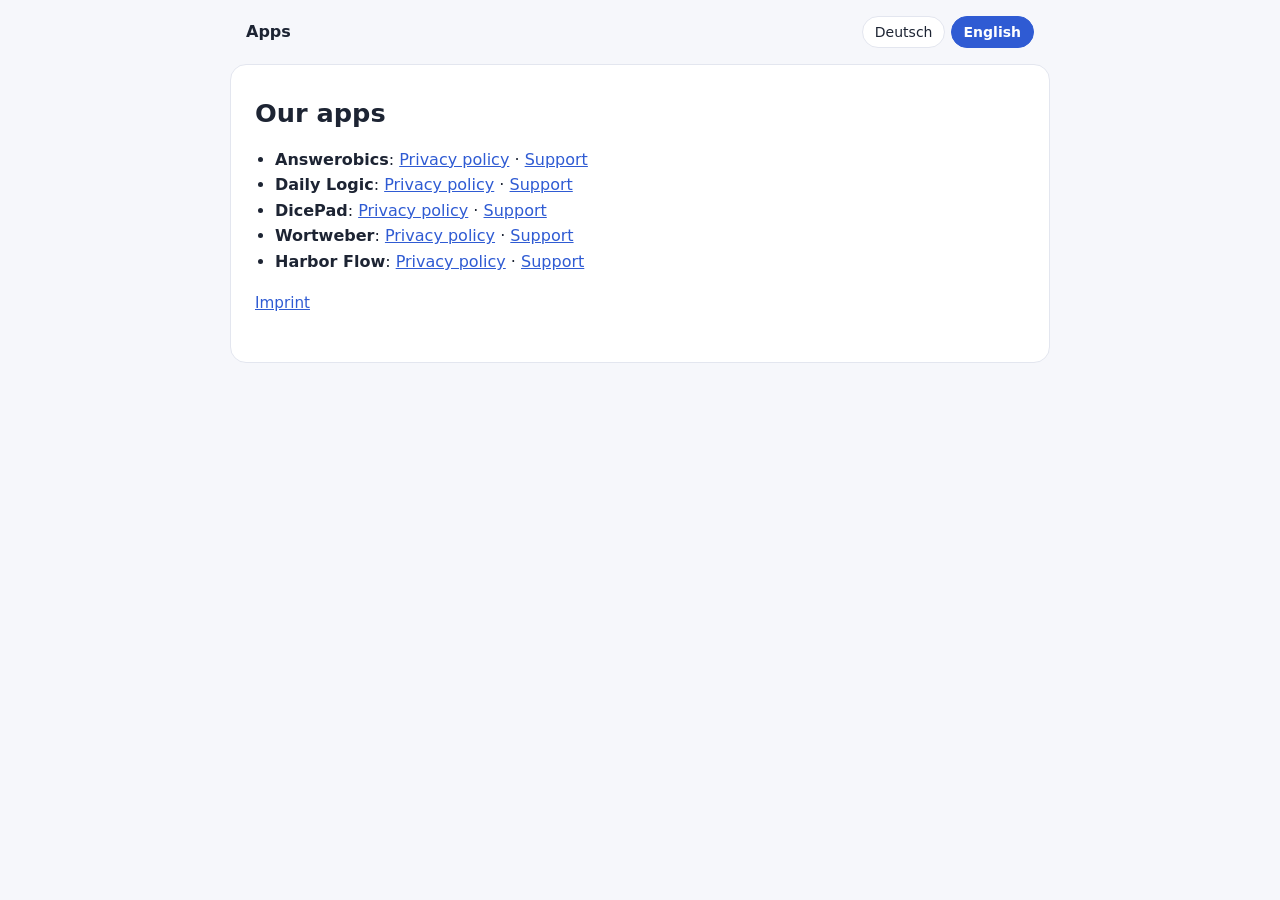
<file: docs/index.html>
<!doctype html>
<html lang="de">
<head>
<meta charset="utf-8">
<meta name="viewport" content="width=device-width, initial-scale=1">
<title>Apps</title>
<link rel="stylesheet" href="style.css">
</head>
<body>
<header>
  <a class="home" href="index.html">Apps</a>
  <nav class="lang" aria-label="Sprache / Language">
    <button type="button" data-lang="de">Deutsch</button>
    <button type="button" data-lang="en">English</button>
  </nav>
</header>
<main>
<section lang="de" class="de">
<h1>Unsere Apps</h1>
<ul class="apps">
<li><strong>Answerobics</strong>: <a href="answerobics/privacy.html">Datenschutzerklärung</a> · <a href="answerobics/support.html">Support</a></li>
<li><strong>Daily Logic</strong>: <a href="dailylogic/privacy.html">Datenschutzerklärung</a> · <a href="dailylogic/support.html">Support</a></li>
<li><strong>DicePad</strong>: <a href="dicepad/privacy.html">Datenschutzerklärung</a> · <a href="dicepad/support.html">Support</a></li>
<li><strong>Wortweber</strong>: <a href="wortweber/privacy.html">Datenschutzerklärung</a> · <a href="wortweber/support.html">Support</a></li>
<li><strong>Harbor Flow</strong>: <a href="harborflow/privacy.html">Datenschutzerklärung</a> · <a href="harborflow/support.html">Support</a></li>
</ul>
<p class="links"><a href="imprint.html">Impressum</a></p>
</section>
<section lang="en" class="en">
<h1>Our apps</h1>
<ul class="apps">
<li><strong>Answerobics</strong>: <a href="answerobics/privacy.html">Privacy policy</a> · <a href="answerobics/support.html">Support</a></li>
<li><strong>Daily Logic</strong>: <a href="dailylogic/privacy.html">Privacy policy</a> · <a href="dailylogic/support.html">Support</a></li>
<li><strong>DicePad</strong>: <a href="dicepad/privacy.html">Privacy policy</a> · <a href="dicepad/support.html">Support</a></li>
<li><strong>Wortweber</strong>: <a href="wortweber/privacy.html">Privacy policy</a> · <a href="wortweber/support.html">Support</a></li>
<li><strong>Harbor Flow</strong>: <a href="harborflow/privacy.html">Privacy policy</a> · <a href="harborflow/support.html">Support</a></li>
</ul>
<p class="links"><a href="imprint.html">Imprint</a></p>
</section>
</main>
<script>
(function () {
  var p = new URLSearchParams(location.search).get('lang');
  var lang = p || ((navigator.language || 'en').toLowerCase().indexOf('de') === 0 ? 'de' : 'en');
  function show(l) {
    document.documentElement.lang = l;
    document.body.setAttribute('data-lang', l);
    document.querySelectorAll('.lang button').forEach(function (b) {
      b.setAttribute('aria-pressed', b.getAttribute('data-lang') === l);
    });
  }
  document.querySelectorAll('.lang button').forEach(function (b) {
    b.addEventListener('click', function () { show(b.getAttribute('data-lang')); });
  });
  show(lang === 'de' ? 'de' : 'en');
})();
</script>
</body>
</html>
</file>
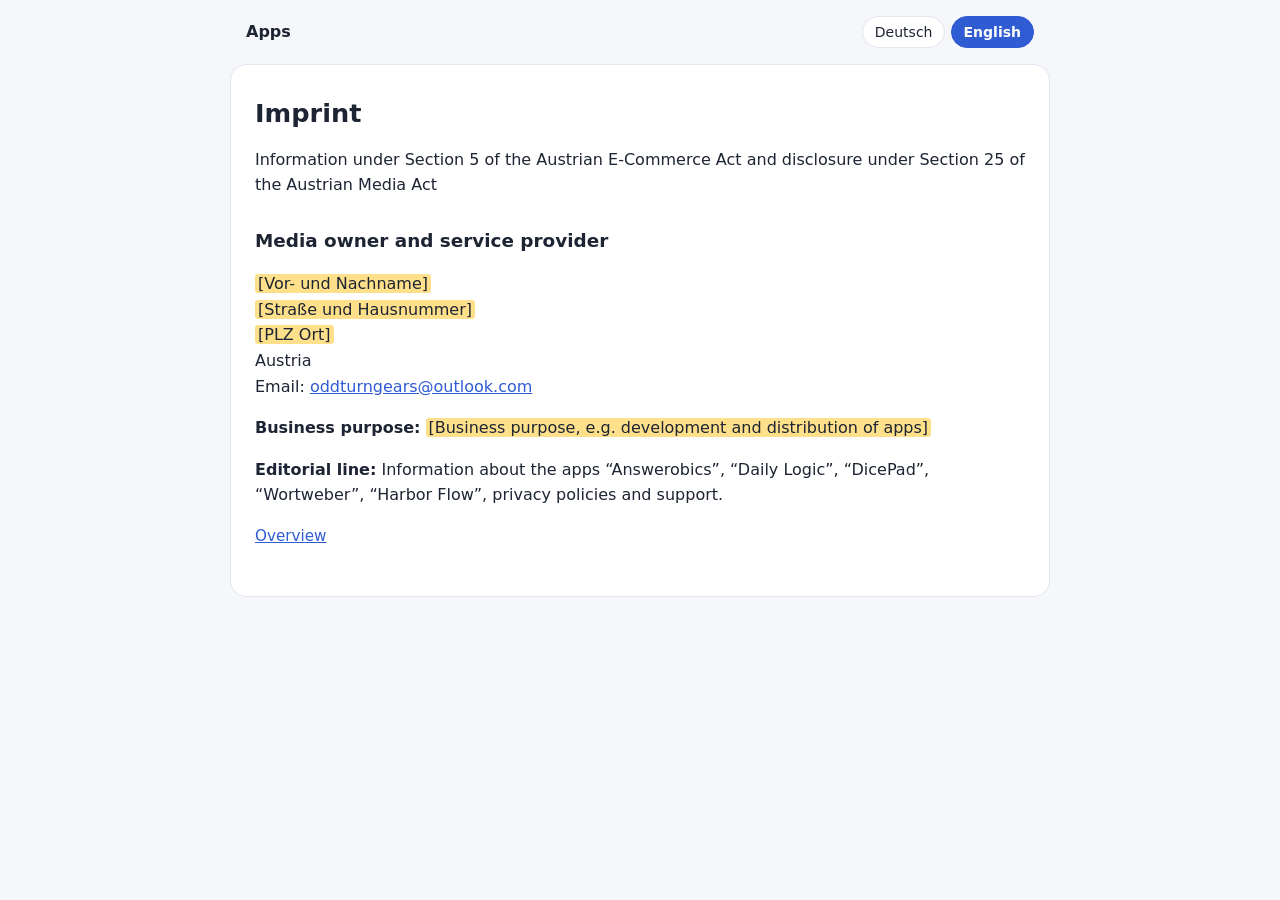
<file: docs/imprint.html>
<!doctype html>
<html lang="de">
<head>
<meta charset="utf-8">
<meta name="viewport" content="width=device-width, initial-scale=1">
<title>Impressum / Imprint</title>
<link rel="stylesheet" href="style.css">
</head>
<body>
<header>
  <a class="home" href="index.html">Apps</a>
  <nav class="lang" aria-label="Sprache / Language">
    <button type="button" data-lang="de">Deutsch</button>
    <button type="button" data-lang="en">English</button>
  </nav>
</header>
<main>
<section lang="de" class="de">
<h1>Impressum</h1>
<p>Angaben nach § 5 E-Commerce-Gesetz und Offenlegung nach § 25 Mediengesetz</p>
<h2>Medieninhaber und Diensteanbieter</h2>
<p><mark class="todo">[Vor- und Nachname]</mark><br><mark class="todo">[Straße und Hausnummer]</mark><br><mark class="todo">[PLZ Ort]</mark><br>Österreich<br>E-Mail: <a href="mailto:oddturngears@outlook.com">oddturngears@outlook.com</a></p>
<p><strong>Unternehmensgegenstand:</strong> <mark class="todo">[Unternehmensgegenstand, z. B. Entwicklung und Vertrieb von Apps]</mark></p>
<p><strong>Grundlegende Richtung:</strong> Informationen zu den Apps „Answerobics“, „Daily Logic“, „DicePad“, „Wortweber“, „Harbor Flow“ sowie Datenschutzerklärungen und Support.</p>
<p class="links"><a href="index.html">Übersicht</a></p>
</section>
<section lang="en" class="en">
<h1>Imprint</h1>
<p>Information under Section 5 of the Austrian E-Commerce Act and disclosure under Section 25 of the Austrian Media Act</p>
<h2>Media owner and service provider</h2>
<p><mark class="todo">[Vor- und Nachname]</mark><br><mark class="todo">[Straße und Hausnummer]</mark><br><mark class="todo">[PLZ Ort]</mark><br>Austria<br>Email: <a href="mailto:oddturngears@outlook.com">oddturngears@outlook.com</a></p>
<p><strong>Business purpose:</strong> <mark class="todo">[Business purpose, e.g. development and distribution of apps]</mark></p>
<p><strong>Editorial line:</strong> Information about the apps “Answerobics”, “Daily Logic”, “DicePad”, “Wortweber”, “Harbor Flow”, privacy policies and support.</p>
<p class="links"><a href="index.html">Overview</a></p>
</section>
</main>
<script>
(function () {
  var p = new URLSearchParams(location.search).get('lang');
  var lang = p || ((navigator.language || 'en').toLowerCase().indexOf('de') === 0 ? 'de' : 'en');
  function show(l) {
    document.documentElement.lang = l;
    document.body.setAttribute('data-lang', l);
    document.querySelectorAll('.lang button').forEach(function (b) {
      b.setAttribute('aria-pressed', b.getAttribute('data-lang') === l);
    });
  }
  document.querySelectorAll('.lang button').forEach(function (b) {
    b.addEventListener('click', function () { show(b.getAttribute('data-lang')); });
  });
  show(lang === 'de' ? 'de' : 'en');
})();
</script>
</body>
</html>
</file>
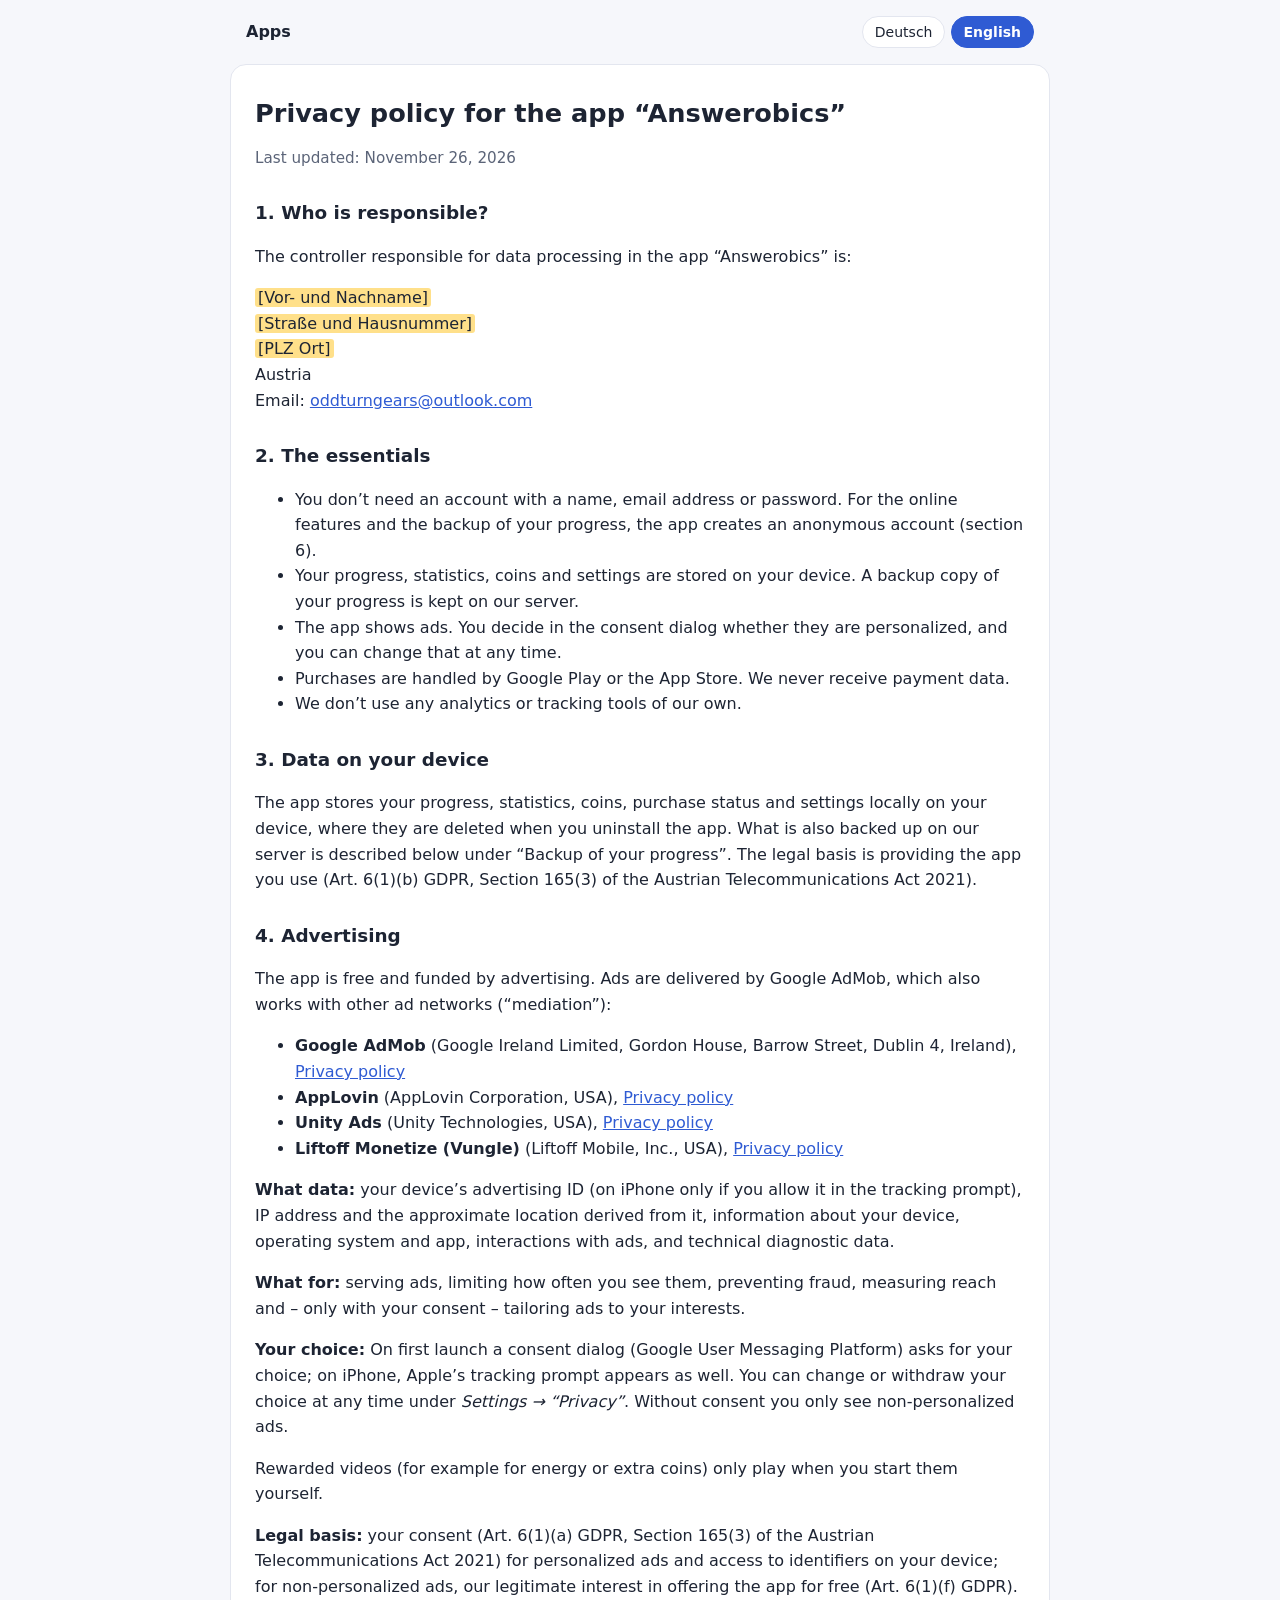
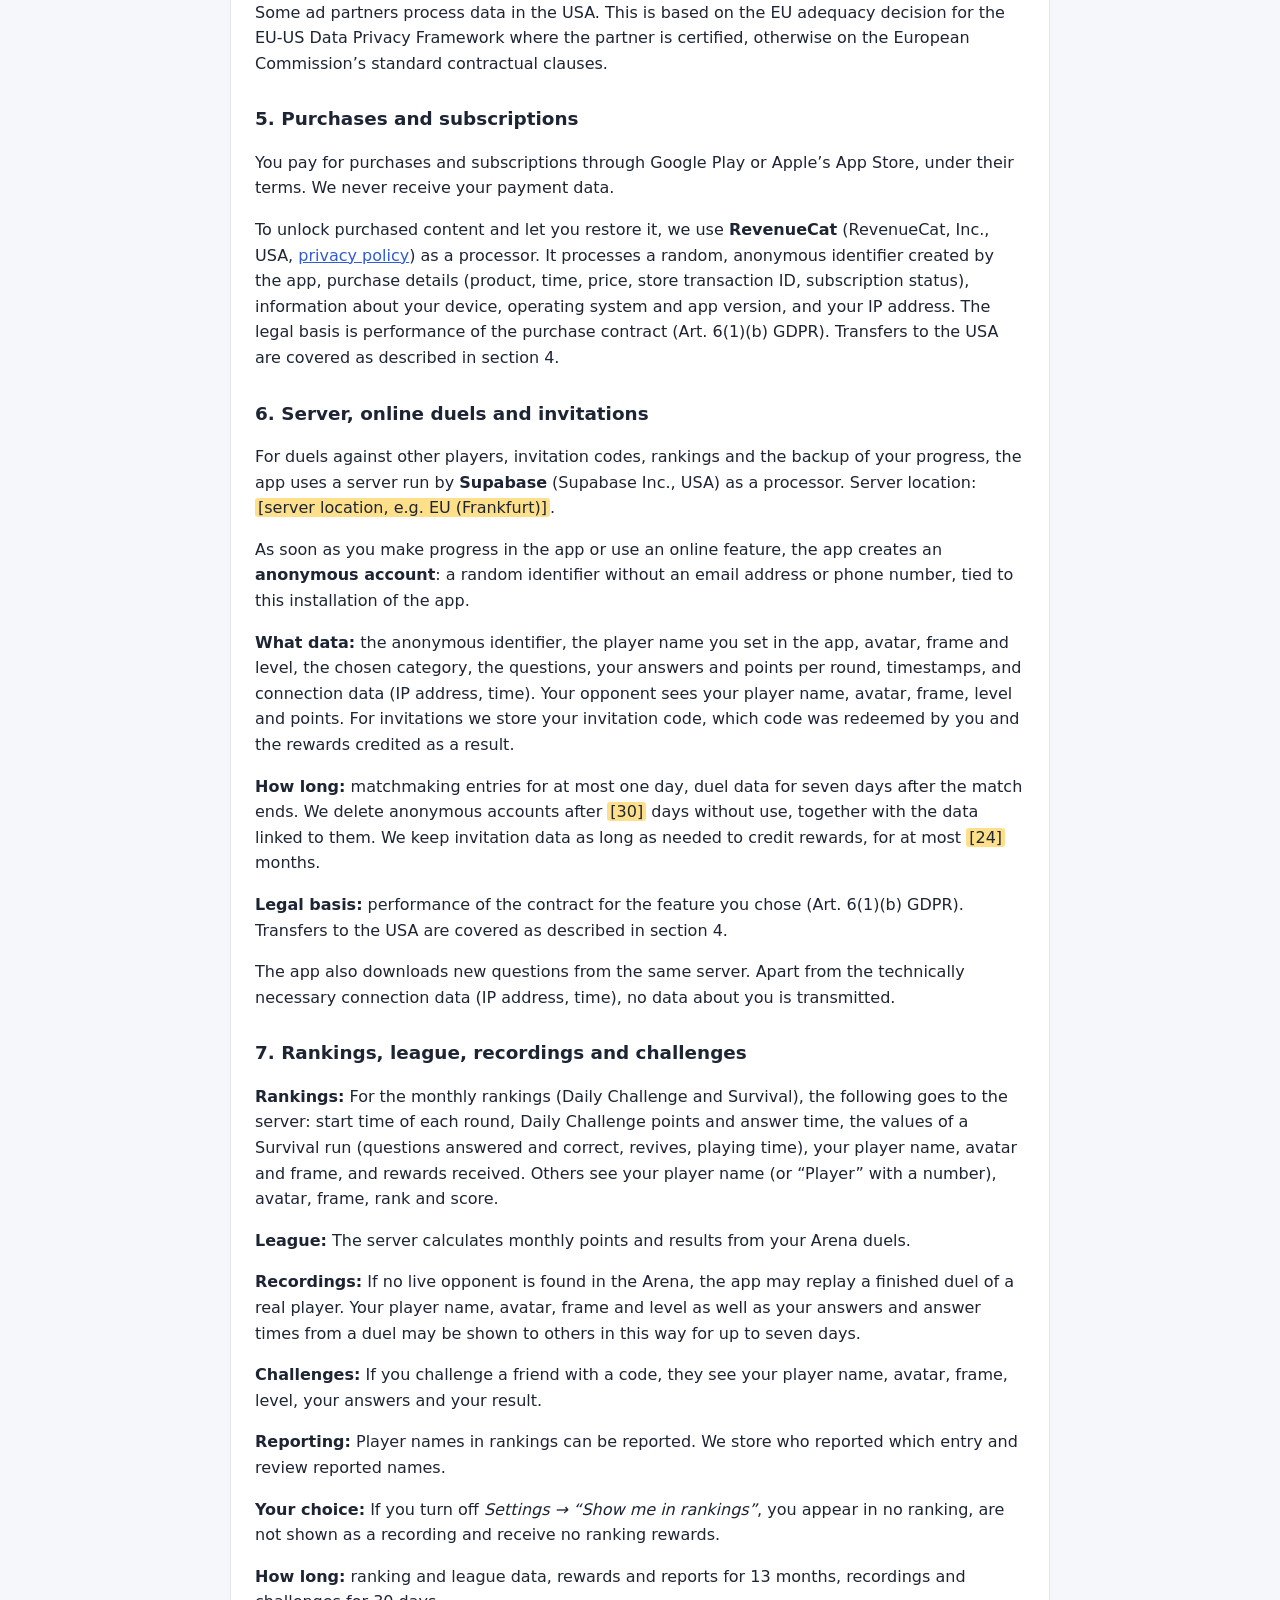
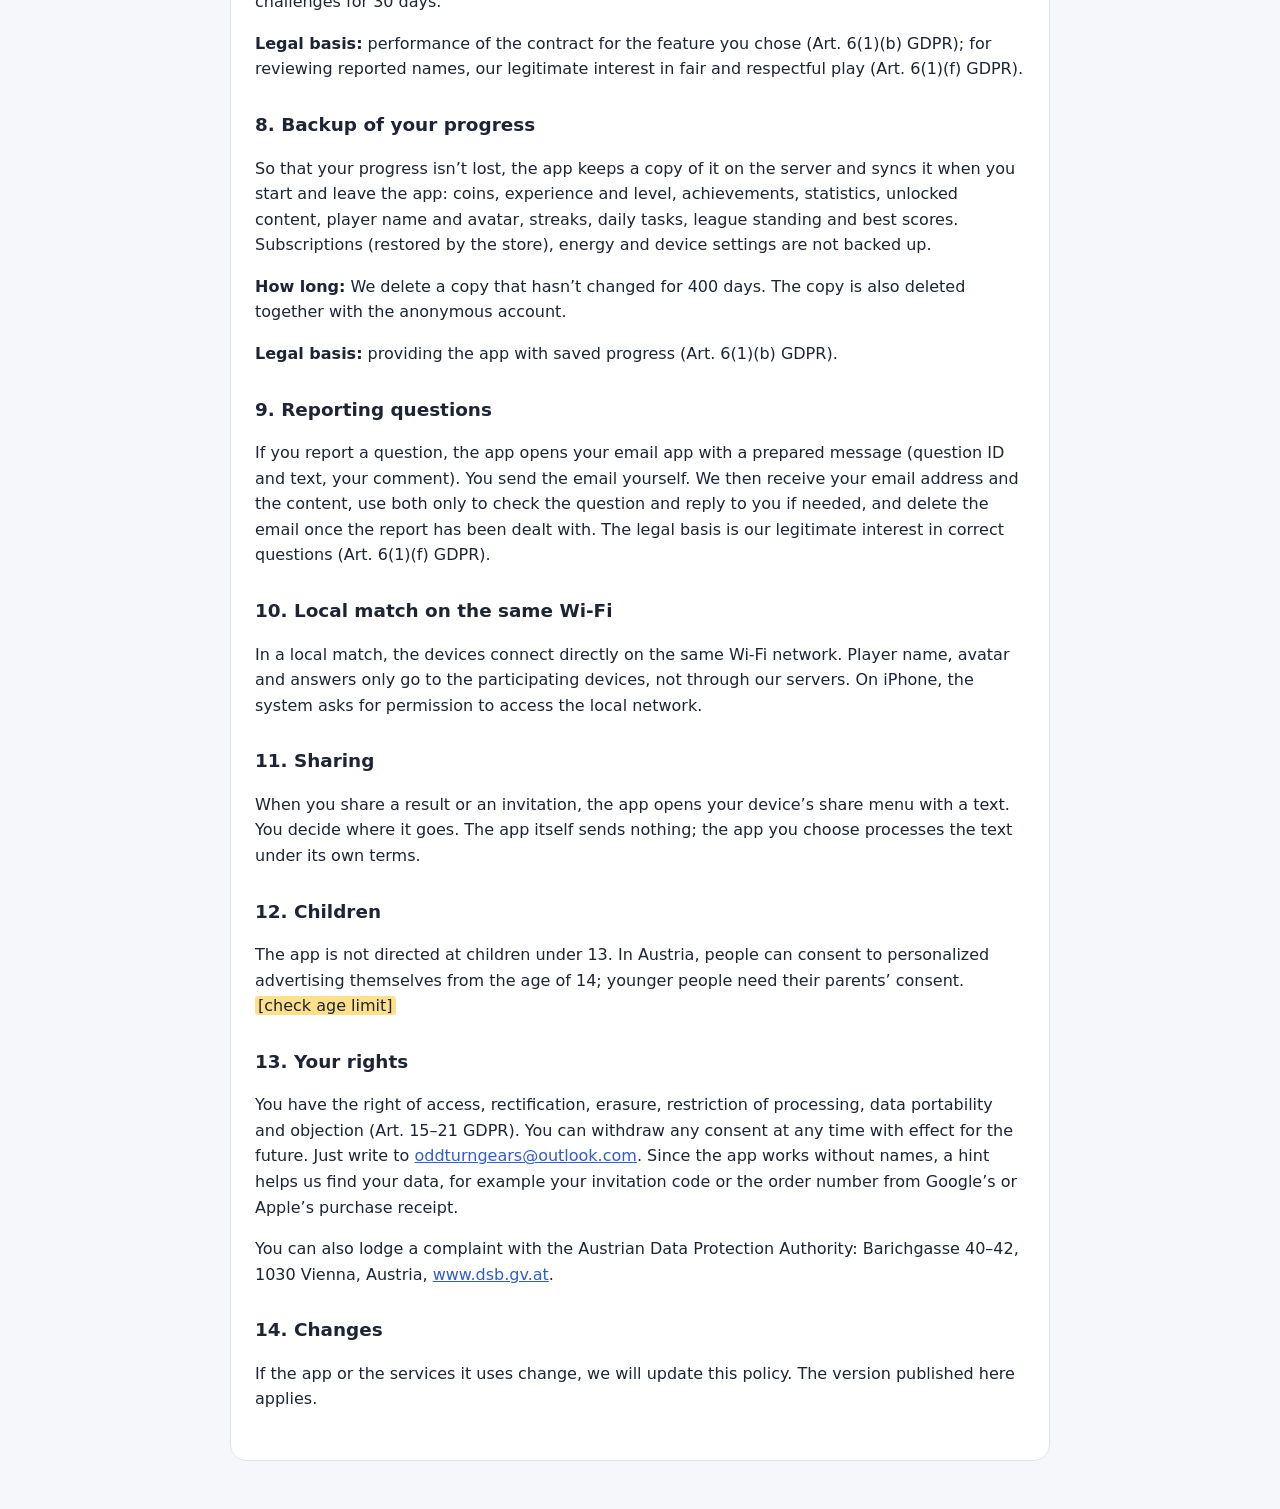
<file: docs/answerobics/privacy.html>
<!doctype html>
<html lang="de">
<head>
<meta charset="utf-8">
<meta name="viewport" content="width=device-width, initial-scale=1">
<title>Answerobics – Datenschutz / Privacy</title>
<link rel="stylesheet" href="../style.css">
</head>
<body>
<header>
  <a class="home" href="../index.html">Apps</a>
  <nav class="lang" aria-label="Sprache / Language">
    <button type="button" data-lang="de">Deutsch</button>
    <button type="button" data-lang="en">English</button>
  </nav>
</header>
<main>
<section lang="de" class="de">
<h1>Datenschutzerklärung für die App „Answerobics“</h1>
<p class="meta">Stand: 26.11.2026</p>
<h2>1. Wer ist verantwortlich?</h2>
<p>Verantwortlich für die Datenverarbeitung in der App „Answerobics“ ist:</p>
<p><mark class="todo">[Vor- und Nachname]</mark><br><mark class="todo">[Straße und Hausnummer]</mark><br><mark class="todo">[PLZ Ort]</mark><br>Österreich<br>E-Mail: <a href="mailto:oddturngears@outlook.com">oddturngears@outlook.com</a></p>
<h2>2. Das Wichtigste in Kürze</h2><ul>
<li>Du brauchst kein Konto mit Namen, E-Mail-Adresse oder Passwort. Für die Online-Funktionen und die Sicherung deines Spielstands legt die App ein anonymes Konto an (Abschnitt 6).</li>
<li>Fortschritt, Statistiken, Münzen und Einstellungen speichert die App auf deinem Gerät. Eine Sicherungskopie deines Spielstands liegt auf unserem Server.</li>
<li>Die App zeigt Werbung. Ob sie personalisiert wird, entscheidest du im Einwilligungsdialog und kannst es jederzeit ändern.</li>
<li>Käufe wickeln Google Play bzw. der App Store ab. Zahlungsdaten erhalten wir nicht.</li>
<li>Wir setzen keine eigenen Analyse- oder Tracking-Werkzeuge ein.</li></ul>
<h2>3. Daten auf deinem Gerät</h2>
<p>Die App speichert deinen Fortschritt, Statistiken, Münzen, Käufe-Status und Einstellungen lokal auf deinem Gerät. Wenn du die App löschst, werden sie dort ebenfalls gelöscht. Was davon zusätzlich auf unserem Server gesichert wird, steht weiter unten unter „Sicherung des Spielstands“. Rechtsgrundlage ist die Bereitstellung der von dir genutzten App (Art. 6 Abs. 1 lit. b DSGVO, § 165 Abs. 3 TKG 2021).</p>
<h2>4. Werbung</h2>
<p>Die App ist kostenlos und finanziert sich über Werbung. Die Anzeigen liefert Google AdMob, das weitere Werbenetzwerke einbindet („Vermittlung“):</p>
<ul><li><strong>Google AdMob</strong> (Google Ireland Limited, Gordon House, Barrow Street, Dublin 4, Irland), <a href="https://policies.google.com/privacy">Datenschutzhinweise</a></li><li><strong>AppLovin</strong> (AppLovin Corporation, USA), <a href="https://www.applovin.com/privacy/">Datenschutzhinweise</a></li><li><strong>Unity Ads</strong> (Unity Technologies, USA), <a href="https://unity.com/legal/privacy-policy">Datenschutzhinweise</a></li><li><strong>Liftoff Monetize (Vungle)</strong> (Liftoff Mobile, Inc., USA), <a href="https://liftoff.io/privacy-policy/">Datenschutzhinweise</a></li></ul>
<p><strong>Welche Daten:</strong> Werbe-ID deines Geräts (auf dem iPhone nur mit deiner Erlaubnis in der Tracking-Abfrage), IP-Adresse und daraus der ungefähre Standort, Angaben zu Gerät, Betriebssystem und App, Interaktionen mit Anzeigen sowie technische Diagnosedaten.</p>
<p><strong>Wozu:</strong> Anzeigen ausspielen, ihre Häufigkeit begrenzen, Betrug verhindern, Reichweite messen und – nur mit deiner Einwilligung – Werbung auf deine Interessen zuschneiden.</p>
<p><strong>Deine Wahl:</strong> Beim ersten Start fragt dich ein Einwilligungsdialog (Google User Messaging Platform), auf dem iPhone zusätzlich die Tracking-Abfrage von Apple. Du kannst deine Entscheidung jederzeit unter <em>Einstellungen → „Datenschutz“</em> ändern oder widerrufen. Ohne Einwilligung siehst du nur nicht personalisierte Werbung.</p>
<p>Videos mit Belohnung (zum Beispiel für Energie oder zusätzliche Münzen) siehst du nur, wenn du sie selbst startest.</p>
<p><strong>Rechtsgrundlage:</strong> deine Einwilligung (Art. 6 Abs. 1 lit. a DSGVO, § 165 Abs. 3 TKG 2021) für personalisierte Werbung und den Zugriff auf Kennungen deines Geräts; für nicht personalisierte Werbung unser berechtigtes Interesse, die App kostenlos anzubieten (Art. 6 Abs. 1 lit. f DSGVO). Die Werbepartner verarbeiten die Daten teils in den USA. Grundlage ist der Angemessenheitsbeschluss zum EU-US Data Privacy Framework, soweit der Partner zertifiziert ist, sonst die Standardvertragsklauseln der EU-Kommission.</p>
<h2>5. Käufe und Abos</h2>
<p>Käufe und Abos bezahlst du über Google Play bzw. den App Store von Apple, nach deren Bedingungen. Deine Zahlungsdaten erhalten wir nicht.</p>
<p>Damit gekaufte Inhalte freigeschaltet werden und sich wiederherstellen lassen, nutzen wir <strong>RevenueCat</strong> (RevenueCat, Inc., USA, <a href="https://www.revenuecat.com/privacy">Datenschutzhinweise</a>) als Auftragsverarbeiter. Verarbeitet werden eine zufällige, anonyme Kennung, die die App erzeugt, Angaben zum Kauf (Produkt, Zeitpunkt, Preis, Transaktionsnummer des Stores, Abo-Status) sowie Angaben zu Gerät, Betriebssystem, App-Version und die IP-Adresse. Rechtsgrundlage ist die Erfüllung des Kaufvertrags (Art. 6 Abs. 1 lit. b DSGVO). Für die Übermittlung in die USA gilt das in Abschnitt 4 Gesagte.</p>
<h2>6. Server, Online-Duell und Einladungen</h2>
<p>Für Duelle gegen andere Spielerinnen und Spieler, für Einladungscodes, Ranglisten und die Sicherung deines Spielstands nutzt die App einen Server von <strong>Supabase</strong> (Supabase Inc., USA) als Auftragsverarbeiter. Standort der Server: <mark class="todo">[Serverstandort, z. B. EU (Frankfurt)]</mark>.</p>
<p>Sobald du in der App Fortschritt machst oder eine Online-Funktion nutzt, legt die App ein <strong>anonymes Konto</strong> an: eine zufällige Kennung ohne E-Mail-Adresse oder Telefonnummer, die an dieser Installation der App hängt.</p>
<p><strong>Welche Daten:</strong> die anonyme Kennung, der Spielname, den du in der App festlegst, Avatar, Rahmen und Level, die gewählte Kategorie, Fragen, deine Antworten und Punkte je Runde, Zeitpunkte sowie Verbindungsdaten (IP-Adresse, Zeitpunkt). Dein Gegenüber sieht deinen Spielnamen, Avatar, Rahmen, Level und deine Punkte. Bei Einladungen speichern wir deinen Einladungscode, welcher Code bei dir eingelöst wurde und die daraus gutgeschriebenen Belohnungen.</p>
<p><strong>Wie lange:</strong> Einträge der Spielersuche höchstens einen Tag, Duell-Daten sieben Tage nach Spielende. Anonyme Konten löschen wir nach <mark class="todo">[30]</mark> Tagen ohne Nutzung, zusammen mit den Daten, die daran hängen. Einladungsdaten speichern wir, solange sie für die Gutschrift nötig sind, längstens <mark class="todo">[24]</mark> Monate.</p>
<p><strong>Rechtsgrundlage:</strong> Erfüllung des Vertrags über die von dir gewählte Funktion (Art. 6 Abs. 1 lit. b DSGVO). Für die Übermittlung in die USA gilt das in Abschnitt 4 Gesagte.</p>
<p>Über denselben Server lädt die App neue Fragen. Dabei werden außer den technisch nötigen Verbindungsdaten (IP-Adresse, Zeitpunkt) keine Daten über dich übertragen.</p>
<h2>7. Ranglisten, Liga, Aufzeichnungen und Herausforderungen</h2>
<p><strong>Ranglisten:</strong> Für die Monatsranglisten (Daily Challenge und Survival) gehen an den Server: Startzeit je Runde, Punkte und Antwortzeit der Daily Challenge, die Werte eines Survival-Laufs (beantwortete und richtige Fragen, Wiederbelebungen, Spielzeit), dein Spielname, Avatar und Rahmen sowie erhaltene Belohnungen. Andere sehen deinen Spielnamen (oder „Spieler“ mit einer Nummer), Avatar, Rahmen, Platz und Wert.</p>
<p><strong>Liga:</strong> Aus deinen Arena-Duellen berechnet der Server Punkte und Ergebnisse je Monat.</p>
<p><strong>Aufzeichnungen:</strong> Findet sich in der Arena kein Live-Gegner, kann die App ein beendetes Duell eines echten Spielers abspielen. Dein Spielname, Avatar, Rahmen, Level sowie deine Antworten und Antwortzeiten aus einem Duell können so bis zu sieben Tage lang anderen gezeigt werden.</p>
<p><strong>Herausforderungen:</strong> Forderst du einen Freund mit einem Code heraus, sieht er deinen Spielnamen, Avatar, Rahmen, Level, deine Antworten und dein Ergebnis.</p>
<p><strong>Melden:</strong> Spielnamen in Ranglisten lassen sich melden. Wir speichern, wer welchen Eintrag gemeldet hat, und prüfen gemeldete Namen.</p>
<p><strong>Deine Wahl:</strong> Schaltest du <em>Einstellungen → „In Ranglisten anzeigen“</em> aus, erscheinst du in keiner Rangliste, wirst nicht als Aufzeichnung gezeigt und erhältst keine Ranglisten-Belohnungen.</p>
<p><strong>Wie lange:</strong> Ranglisten- und Liga-Daten, Belohnungen und Meldungen 13 Monate, Aufzeichnungen und Herausforderungen 30 Tage.</p>
<p><strong>Rechtsgrundlage:</strong> Erfüllung des Vertrags über die von dir gewählte Funktion (Art. 6 Abs. 1 lit. b DSGVO); für das Prüfen gemeldeter Namen unser berechtigtes Interesse an einem fairen und respektvollen Spiel (Art. 6 Abs. 1 lit. f DSGVO).</p>
<h2>8. Sicherung des Spielstands</h2>
<p>Damit dein Fortschritt nicht verloren geht, legt die App eine Kopie deines Spielstands auf dem Server ab und gleicht sie beim Start und beim Verlassen der App ab: Münzen, Erfahrung und Level, Erfolge, Statistik, freigeschaltete Inhalte, Spielname und Avatar, Serien, Tagesaufgaben, Liga-Stand und Bestwerte. Nicht gesichert werden Abos (die stellt der Store wieder her), Energie und die Einstellungen des Geräts.</p>
<p><strong>Wie lange:</strong> Eine Kopie, die sich 400 Tage nicht geändert hat, löschen wir. Mit dem anonymen Konto verschwindet auch die Kopie.</p>
<p><strong>Rechtsgrundlage:</strong> Bereitstellung der App mit gesichertem Fortschritt (Art. 6 Abs. 1 lit. b DSGVO).</p>
<h2>9. Fragen melden</h2>
<p>Meldest du eine Frage, öffnet die App dein E-Mail-Programm mit einer vorbereiteten Nachricht (Kennung und Text der Frage, deine Anmerkung). Die E-Mail schickst du selbst ab. Wir erhalten dann deine E-Mail-Adresse und den Inhalt, nutzen beides nur, um die Frage zu prüfen und dir gegebenenfalls zu antworten, und löschen die E-Mail, sobald die Meldung erledigt ist. Rechtsgrundlage ist unser berechtigtes Interesse an richtigen Fragen (Art. 6 Abs. 1 lit. f DSGVO).</p>
<h2>10. Lokales Match im selben WLAN</h2>
<p>Beim lokalen Match verbinden sich die Geräte direkt im selben WLAN. Spielname, Avatar und Antworten gehen nur an die beteiligten Geräte, nicht über unsere Server. Auf dem iPhone fragt das System dafür nach der Erlaubnis für das lokale Netzwerk.</p>
<h2>11. Teilen</h2>
<p>Wenn du ein Ergebnis oder eine Einladung teilst, öffnet die App das Teilen-Menü deines Geräts mit einem Text. Wohin du ihn schickst, entscheidest du. Die App selbst überträgt dabei nichts; die gewählte App verarbeitet den Text nach ihren eigenen Bedingungen.</p>
<h2>12. Kinder</h2>
<p>Die App richtet sich nicht an Kinder unter 13 Jahren. In Österreich kann man in personalisierte Werbung erst ab 14 Jahren selbst einwilligen; jüngere Personen brauchen dafür die Zustimmung der Eltern. <mark class="todo">[Altersgrenze prüfen]</mark></p>
<h2>13. Deine Rechte</h2>
<p>Du hast das Recht auf Auskunft, Berichtigung, Löschung, Einschränkung der Verarbeitung, Datenübertragbarkeit und Widerspruch (Art. 15–21 DSGVO). Eine erteilte Einwilligung kannst du jederzeit mit Wirkung für die Zukunft widerrufen. Schreib uns dazu an <a href="mailto:oddturngears@outlook.com">oddturngears@outlook.com</a>. Weil die App ohne Namen auskommt, hilft uns ein Hinweis, um deine Daten zu finden, zum Beispiel dein Einladungscode oder die Bestellnummer aus der Kaufbestätigung von Google oder Apple.</p>
<p>Du kannst dich außerdem bei der Österreichischen Datenschutzbehörde beschweren: Barichgasse 40–42, 1030 Wien, <a href="https://www.dsb.gv.at">www.dsb.gv.at</a>.</p>
<h2>14. Änderungen</h2>
<p>Wenn sich die App oder die eingesetzten Dienste ändern, passen wir diese Erklärung an. Es gilt die jeweils hier veröffentlichte Fassung.</p>
</section>
<section lang="en" class="en">
<h1>Privacy policy for the app “Answerobics”</h1>
<p class="meta">Last updated: November 26, 2026</p>
<h2>1. Who is responsible?</h2>
<p>The controller responsible for data processing in the app “Answerobics” is:</p>
<p><mark class="todo">[Vor- und Nachname]</mark><br><mark class="todo">[Straße und Hausnummer]</mark><br><mark class="todo">[PLZ Ort]</mark><br>Austria<br>Email: <a href="mailto:oddturngears@outlook.com">oddturngears@outlook.com</a></p>
<h2>2. The essentials</h2><ul>
<li>You don’t need an account with a name, email address or password. For the online features and the backup of your progress, the app creates an anonymous account (section 6).</li>
<li>Your progress, statistics, coins and settings are stored on your device. A backup copy of your progress is kept on our server.</li>
<li>The app shows ads. You decide in the consent dialog whether they are personalized, and you can change that at any time.</li>
<li>Purchases are handled by Google Play or the App Store. We never receive payment data.</li>
<li>We don’t use any analytics or tracking tools of our own.</li></ul>
<h2>3. Data on your device</h2>
<p>The app stores your progress, statistics, coins, purchase status and settings locally on your device, where they are deleted when you uninstall the app. What is also backed up on our server is described below under “Backup of your progress”. The legal basis is providing the app you use (Art. 6(1)(b) GDPR, Section 165(3) of the Austrian Telecommunications Act 2021).</p>
<h2>4. Advertising</h2>
<p>The app is free and funded by advertising. Ads are delivered by Google AdMob, which also works with other ad networks (“mediation”):</p>
<ul><li><strong>Google AdMob</strong> (Google Ireland Limited, Gordon House, Barrow Street, Dublin 4, Ireland), <a href="https://policies.google.com/privacy">Privacy policy</a></li><li><strong>AppLovin</strong> (AppLovin Corporation, USA), <a href="https://www.applovin.com/privacy/">Privacy policy</a></li><li><strong>Unity Ads</strong> (Unity Technologies, USA), <a href="https://unity.com/legal/privacy-policy">Privacy policy</a></li><li><strong>Liftoff Monetize (Vungle)</strong> (Liftoff Mobile, Inc., USA), <a href="https://liftoff.io/privacy-policy/">Privacy policy</a></li></ul>
<p><strong>What data:</strong> your device’s advertising ID (on iPhone only if you allow it in the tracking prompt), IP address and the approximate location derived from it, information about your device, operating system and app, interactions with ads, and technical diagnostic data.</p>
<p><strong>What for:</strong> serving ads, limiting how often you see them, preventing fraud, measuring reach and – only with your consent – tailoring ads to your interests.</p>
<p><strong>Your choice:</strong> On first launch a consent dialog (Google User Messaging Platform) asks for your choice; on iPhone, Apple’s tracking prompt appears as well. You can change or withdraw your choice at any time under <em>Settings → “Privacy”</em>. Without consent you only see non-personalized ads.</p>
<p>Rewarded videos (for example for energy or extra coins) only play when you start them yourself.</p>
<p><strong>Legal basis:</strong> your consent (Art. 6(1)(a) GDPR, Section 165(3) of the Austrian Telecommunications Act 2021) for personalized ads and access to identifiers on your device; for non-personalized ads, our legitimate interest in offering the app for free (Art. 6(1)(f) GDPR). Some ad partners process data in the USA. This is based on the EU adequacy decision for the EU-US Data Privacy Framework where the partner is certified, otherwise on the European Commission’s standard contractual clauses.</p>
<h2>5. Purchases and subscriptions</h2>
<p>You pay for purchases and subscriptions through Google Play or Apple’s App Store, under their terms. We never receive your payment data.</p>
<p>To unlock purchased content and let you restore it, we use <strong>RevenueCat</strong> (RevenueCat, Inc., USA, <a href="https://www.revenuecat.com/privacy">privacy policy</a>) as a processor. It processes a random, anonymous identifier created by the app, purchase details (product, time, price, store transaction ID, subscription status), information about your device, operating system and app version, and your IP address. The legal basis is performance of the purchase contract (Art. 6(1)(b) GDPR). Transfers to the USA are covered as described in section 4.</p>
<h2>6. Server, online duels and invitations</h2>
<p>For duels against other players, invitation codes, rankings and the backup of your progress, the app uses a server run by <strong>Supabase</strong> (Supabase Inc., USA) as a processor. Server location: <mark class="todo">[server location, e.g. EU (Frankfurt)]</mark>.</p>
<p>As soon as you make progress in the app or use an online feature, the app creates an <strong>anonymous account</strong>: a random identifier without an email address or phone number, tied to this installation of the app.</p>
<p><strong>What data:</strong> the anonymous identifier, the player name you set in the app, avatar, frame and level, the chosen category, the questions, your answers and points per round, timestamps, and connection data (IP address, time). Your opponent sees your player name, avatar, frame, level and points. For invitations we store your invitation code, which code was redeemed by you and the rewards credited as a result.</p>
<p><strong>How long:</strong> matchmaking entries for at most one day, duel data for seven days after the match ends. We delete anonymous accounts after <mark class="todo">[30]</mark> days without use, together with the data linked to them. We keep invitation data as long as needed to credit rewards, for at most <mark class="todo">[24]</mark> months.</p>
<p><strong>Legal basis:</strong> performance of the contract for the feature you chose (Art. 6(1)(b) GDPR). Transfers to the USA are covered as described in section 4.</p>
<p>The app also downloads new questions from the same server. Apart from the technically necessary connection data (IP address, time), no data about you is transmitted.</p>
<h2>7. Rankings, league, recordings and challenges</h2>
<p><strong>Rankings:</strong> For the monthly rankings (Daily Challenge and Survival), the following goes to the server: start time of each round, Daily Challenge points and answer time, the values of a Survival run (questions answered and correct, revives, playing time), your player name, avatar and frame, and rewards received. Others see your player name (or “Player” with a number), avatar, frame, rank and score.</p>
<p><strong>League:</strong> The server calculates monthly points and results from your Arena duels.</p>
<p><strong>Recordings:</strong> If no live opponent is found in the Arena, the app may replay a finished duel of a real player. Your player name, avatar, frame and level as well as your answers and answer times from a duel may be shown to others in this way for up to seven days.</p>
<p><strong>Challenges:</strong> If you challenge a friend with a code, they see your player name, avatar, frame, level, your answers and your result.</p>
<p><strong>Reporting:</strong> Player names in rankings can be reported. We store who reported which entry and review reported names.</p>
<p><strong>Your choice:</strong> If you turn off <em>Settings → “Show me in rankings”</em>, you appear in no ranking, are not shown as a recording and receive no ranking rewards.</p>
<p><strong>How long:</strong> ranking and league data, rewards and reports for 13 months, recordings and challenges for 30 days.</p>
<p><strong>Legal basis:</strong> performance of the contract for the feature you chose (Art. 6(1)(b) GDPR); for reviewing reported names, our legitimate interest in fair and respectful play (Art. 6(1)(f) GDPR).</p>
<h2>8. Backup of your progress</h2>
<p>So that your progress isn’t lost, the app keeps a copy of it on the server and syncs it when you start and leave the app: coins, experience and level, achievements, statistics, unlocked content, player name and avatar, streaks, daily tasks, league standing and best scores. Subscriptions (restored by the store), energy and device settings are not backed up.</p>
<p><strong>How long:</strong> We delete a copy that hasn’t changed for 400 days. The copy is also deleted together with the anonymous account.</p>
<p><strong>Legal basis:</strong> providing the app with saved progress (Art. 6(1)(b) GDPR).</p>
<h2>9. Reporting questions</h2>
<p>If you report a question, the app opens your email app with a prepared message (question ID and text, your comment). You send the email yourself. We then receive your email address and the content, use both only to check the question and reply to you if needed, and delete the email once the report has been dealt with. The legal basis is our legitimate interest in correct questions (Art. 6(1)(f) GDPR).</p>
<h2>10. Local match on the same Wi-Fi</h2>
<p>In a local match, the devices connect directly on the same Wi-Fi network. Player name, avatar and answers only go to the participating devices, not through our servers. On iPhone, the system asks for permission to access the local network.</p>
<h2>11. Sharing</h2>
<p>When you share a result or an invitation, the app opens your device’s share menu with a text. You decide where it goes. The app itself sends nothing; the app you choose processes the text under its own terms.</p>
<h2>12. Children</h2>
<p>The app is not directed at children under 13. In Austria, people can consent to personalized advertising themselves from the age of 14; younger people need their parents’ consent. <mark class="todo">[check age limit]</mark></p>
<h2>13. Your rights</h2>
<p>You have the right of access, rectification, erasure, restriction of processing, data portability and objection (Art. 15–21 GDPR). You can withdraw any consent at any time with effect for the future. Just write to <a href="mailto:oddturngears@outlook.com">oddturngears@outlook.com</a>. Since the app works without names, a hint helps us find your data, for example your invitation code or the order number from Google’s or Apple’s purchase receipt.</p>
<p>You can also lodge a complaint with the Austrian Data Protection Authority: Barichgasse 40–42, 1030 Vienna, Austria, <a href="https://www.dsb.gv.at">www.dsb.gv.at</a>.</p>
<h2>14. Changes</h2>
<p>If the app or the services it uses change, we will update this policy. The version published here applies.</p>
</section>
</main>
<script>
(function () {
  var p = new URLSearchParams(location.search).get('lang');
  var lang = p || ((navigator.language || 'en').toLowerCase().indexOf('de') === 0 ? 'de' : 'en');
  function show(l) {
    document.documentElement.lang = l;
    document.body.setAttribute('data-lang', l);
    document.querySelectorAll('.lang button').forEach(function (b) {
      b.setAttribute('aria-pressed', b.getAttribute('data-lang') === l);
    });
  }
  document.querySelectorAll('.lang button').forEach(function (b) {
    b.addEventListener('click', function () { show(b.getAttribute('data-lang')); });
  });
  show(lang === 'de' ? 'de' : 'en');
})();
</script>
</body>
</html>
</file>
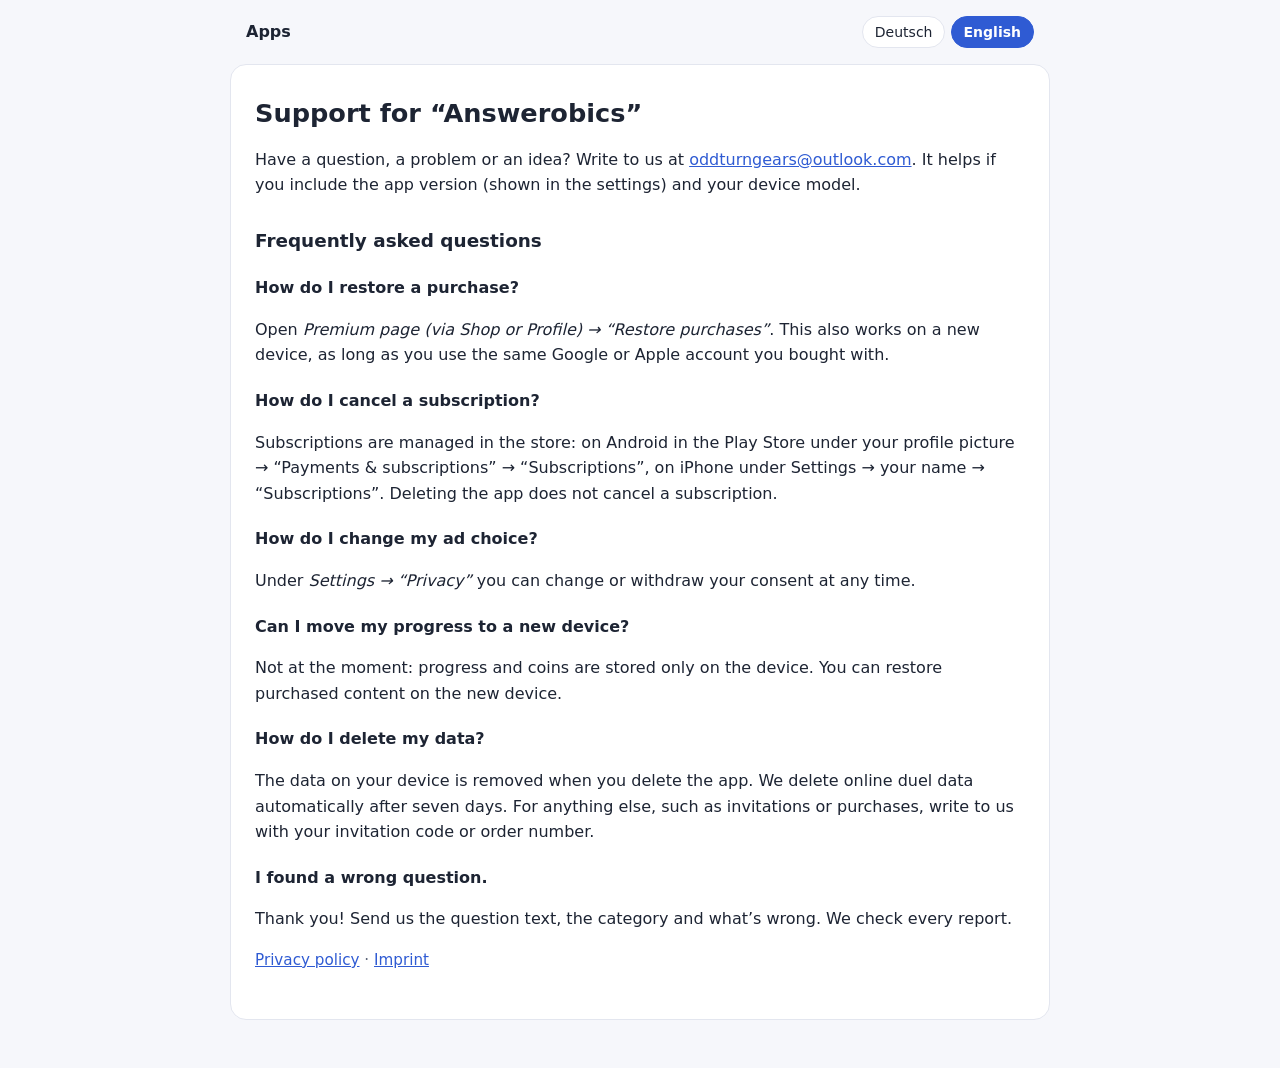
<file: docs/answerobics/support.html>
<!doctype html>
<html lang="de">
<head>
<meta charset="utf-8">
<meta name="viewport" content="width=device-width, initial-scale=1">
<title>Answerobics – Support</title>
<link rel="stylesheet" href="../style.css">
</head>
<body>
<header>
  <a class="home" href="../index.html">Apps</a>
  <nav class="lang" aria-label="Sprache / Language">
    <button type="button" data-lang="de">Deutsch</button>
    <button type="button" data-lang="en">English</button>
  </nav>
</header>
<main>
<section lang="de" class="de">
<h1>Support für „Answerobics“</h1>
<p>Du hast eine Frage, ein Problem oder eine Idee? Schreib uns an <a href="mailto:oddturngears@outlook.com">oddturngears@outlook.com</a>. Hilfreich sind die App-Version (steht in den Einstellungen) und dein Gerätemodell.</p>
<h2>Häufige Fragen</h2>
<h3>Wie stelle ich einen Kauf wieder her?</h3>
<p>Öffne <em>Premium-Seite (über Shop oder Profil) → „Käufe wiederherstellen“</em>. Das funktioniert auch auf einem neuen Gerät, solange du dasselbe Google- bzw. Apple-Konto nutzt wie beim Kauf.</p>
<h3>Wie kündige ich ein Abo?</h3>
<p>Abos kündigst du im Store: auf Android im Play Store unter Profilbild → „Zahlungen und Abos“ → „Abos“, auf dem iPhone unter Einstellungen → dein Name → „Abonnements“. Das Löschen der App kündigt kein Abo.</p>
<h3>Wie ändere ich meine Entscheidung zur Werbung?</h3>
<p>Unter <em>Einstellungen → „Datenschutz“</em> kannst du deine Einwilligung jederzeit ändern oder widerrufen.</p>
<h3>Kann ich meinen Fortschritt auf ein neues Gerät mitnehmen?</h3>
<p>Derzeit nicht: Fortschritt und Münzen liegen nur auf dem Gerät. Gekaufte Inhalte kannst du auf dem neuen Gerät wiederherstellen.</p>
<h3>Wie lösche ich meine Daten?</h3>
<p>Die Daten auf deinem Gerät verschwinden, wenn du die App löschst. Daten aus Online-Duellen löschen wir automatisch nach sieben Tagen. Für alles Weitere, etwa Einladungen oder Käufe, schreib uns mit deinem Einladungscode bzw. der Bestellnummer.</p>
<h3>Mir ist eine falsche Frage aufgefallen.</h3>
<p>Danke! Schreib uns den Fragetext, die Kategorie und was nicht stimmt. Wir prüfen jede Meldung.</p>
<p class="links"><a href="privacy.html">Datenschutzerklärung</a> · <a href="../imprint.html">Impressum</a></p>
</section>
<section lang="en" class="en">
<h1>Support for “Answerobics”</h1>
<p>Have a question, a problem or an idea? Write to us at <a href="mailto:oddturngears@outlook.com">oddturngears@outlook.com</a>. It helps if you include the app version (shown in the settings) and your device model.</p>
<h2>Frequently asked questions</h2>
<h3>How do I restore a purchase?</h3>
<p>Open <em>Premium page (via Shop or Profile) → “Restore purchases”</em>. This also works on a new device, as long as you use the same Google or Apple account you bought with.</p>
<h3>How do I cancel a subscription?</h3>
<p>Subscriptions are managed in the store: on Android in the Play Store under your profile picture → “Payments & subscriptions” → “Subscriptions”, on iPhone under Settings → your name → “Subscriptions”. Deleting the app does not cancel a subscription.</p>
<h3>How do I change my ad choice?</h3>
<p>Under <em>Settings → “Privacy”</em> you can change or withdraw your consent at any time.</p>
<h3>Can I move my progress to a new device?</h3>
<p>Not at the moment: progress and coins are stored only on the device. You can restore purchased content on the new device.</p>
<h3>How do I delete my data?</h3>
<p>The data on your device is removed when you delete the app. We delete online duel data automatically after seven days. For anything else, such as invitations or purchases, write to us with your invitation code or order number.</p>
<h3>I found a wrong question.</h3>
<p>Thank you! Send us the question text, the category and what’s wrong. We check every report.</p>
<p class="links"><a href="privacy.html">Privacy policy</a> · <a href="../imprint.html">Imprint</a></p>
</section>
</main>
<script>
(function () {
  var p = new URLSearchParams(location.search).get('lang');
  var lang = p || ((navigator.language || 'en').toLowerCase().indexOf('de') === 0 ? 'de' : 'en');
  function show(l) {
    document.documentElement.lang = l;
    document.body.setAttribute('data-lang', l);
    document.querySelectorAll('.lang button').forEach(function (b) {
      b.setAttribute('aria-pressed', b.getAttribute('data-lang') === l);
    });
  }
  document.querySelectorAll('.lang button').forEach(function (b) {
    b.addEventListener('click', function () { show(b.getAttribute('data-lang')); });
  });
  show(lang === 'de' ? 'de' : 'en');
})();
</script>
</body>
</html>
</file>
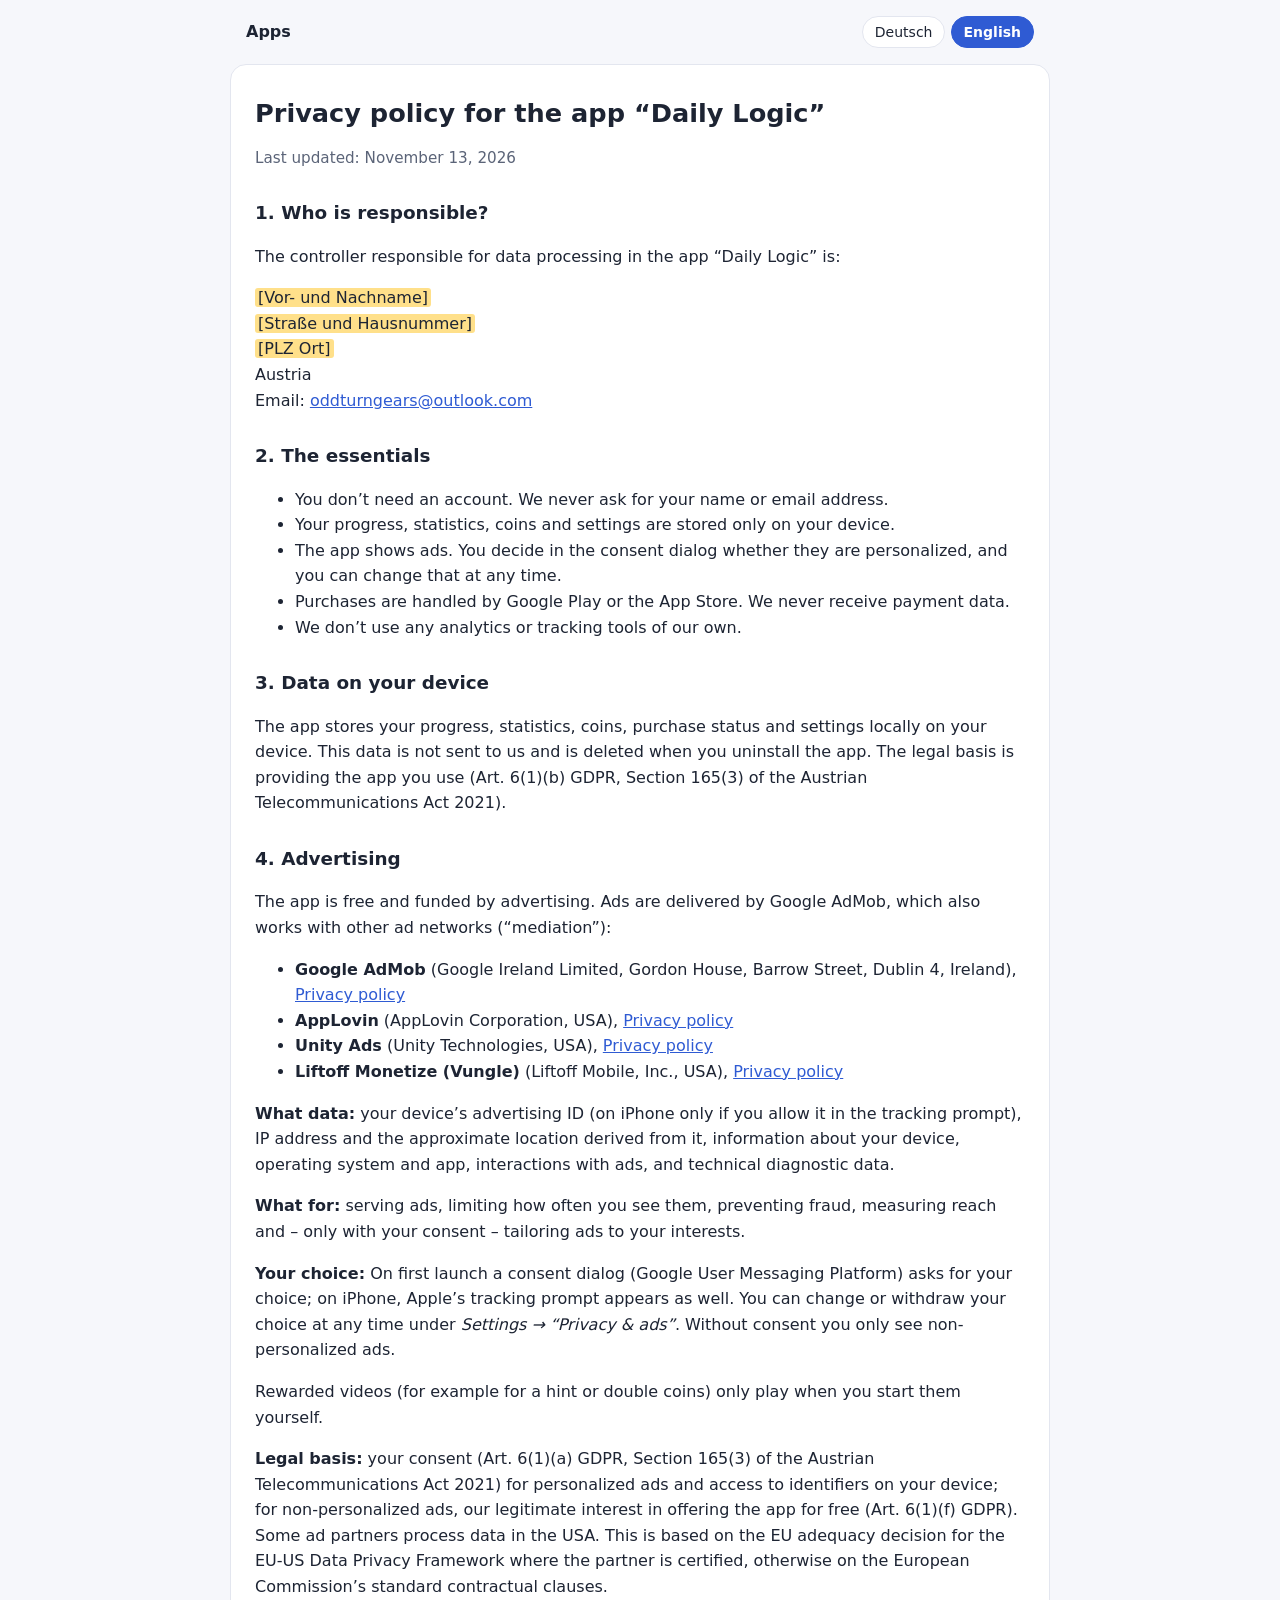
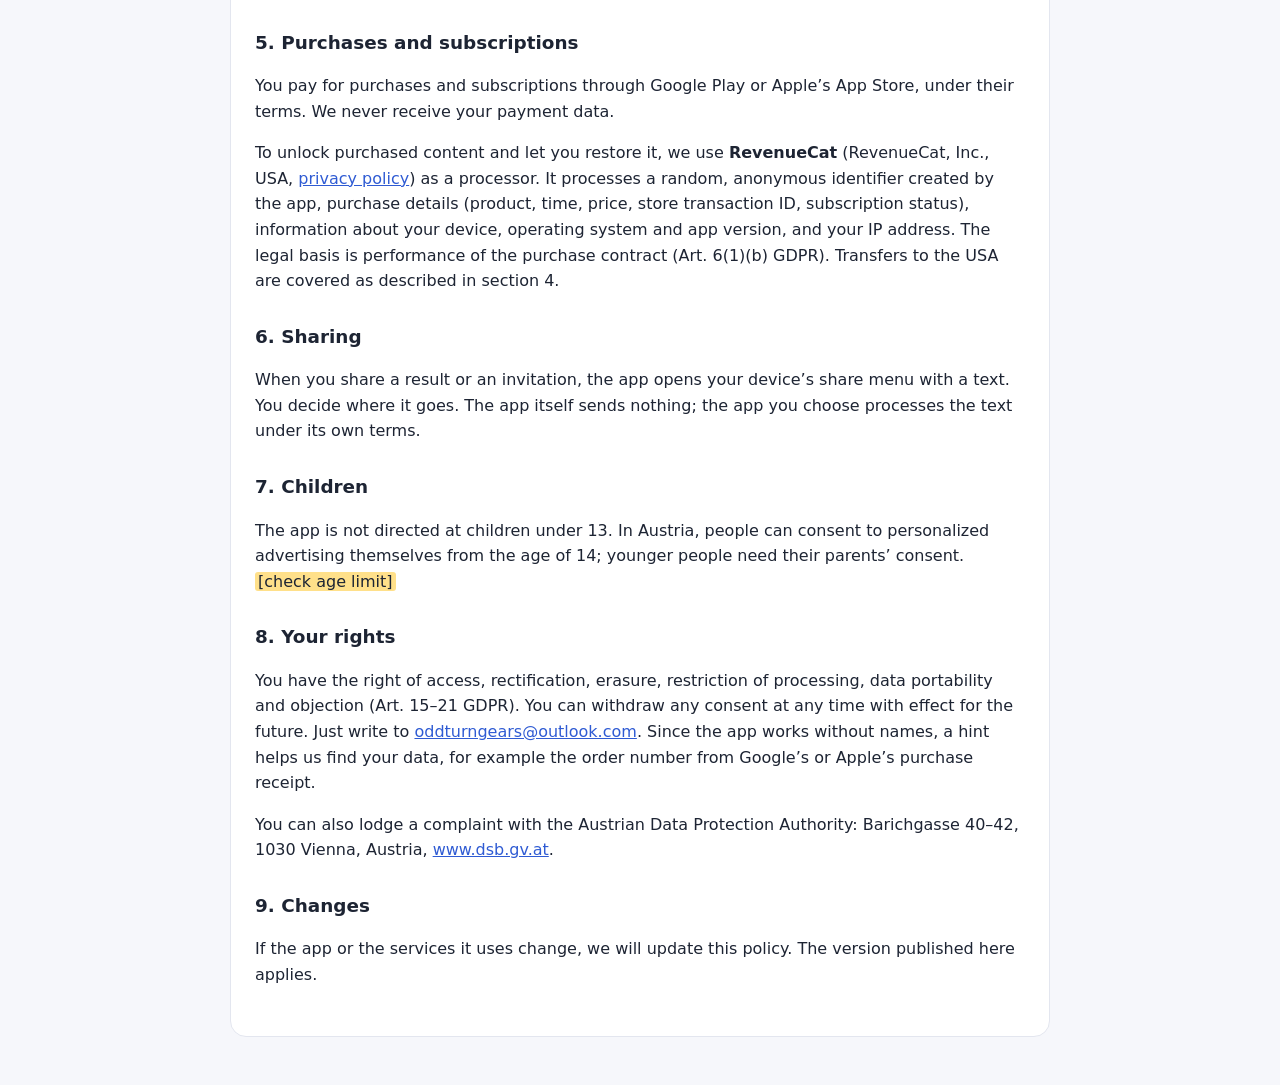
<file: docs/dailylogic/privacy.html>
<!doctype html>
<html lang="de">
<head>
<meta charset="utf-8">
<meta name="viewport" content="width=device-width, initial-scale=1">
<title>Daily Logic – Datenschutz / Privacy</title>
<link rel="stylesheet" href="../style.css">
</head>
<body>
<header>
  <a class="home" href="../index.html">Apps</a>
  <nav class="lang" aria-label="Sprache / Language">
    <button type="button" data-lang="de">Deutsch</button>
    <button type="button" data-lang="en">English</button>
  </nav>
</header>
<main>
<section lang="de" class="de">
<h1>Datenschutzerklärung für die App „Daily Logic“</h1>
<p class="meta">Stand: 13.11.2026</p>
<h2>1. Wer ist verantwortlich?</h2>
<p>Verantwortlich für die Datenverarbeitung in der App „Daily Logic“ ist:</p>
<p><mark class="todo">[Vor- und Nachname]</mark><br><mark class="todo">[Straße und Hausnummer]</mark><br><mark class="todo">[PLZ Ort]</mark><br>Österreich<br>E-Mail: <a href="mailto:oddturngears@outlook.com">oddturngears@outlook.com</a></p>
<h2>2. Das Wichtigste in Kürze</h2><ul>
<li>Du brauchst kein Konto. Wir fragen weder Namen noch E-Mail-Adresse ab.</li>
<li>Fortschritt, Statistiken, Münzen und Einstellungen speichert die App nur auf deinem Gerät.</li>
<li>Die App zeigt Werbung. Ob sie personalisiert wird, entscheidest du im Einwilligungsdialog und kannst es jederzeit ändern.</li>
<li>Käufe wickeln Google Play bzw. der App Store ab. Zahlungsdaten erhalten wir nicht.</li>
<li>Wir setzen keine eigenen Analyse- oder Tracking-Werkzeuge ein.</li></ul>
<h2>3. Daten auf deinem Gerät</h2>
<p>Die App speichert deinen Fortschritt, Statistiken, Münzen, Käufe-Status und Einstellungen lokal auf deinem Gerät. Diese Daten werden nicht an uns übertragen. Wenn du die App löschst, werden sie ebenfalls gelöscht. Rechtsgrundlage ist die Bereitstellung der von dir genutzten App (Art. 6 Abs. 1 lit. b DSGVO, § 165 Abs. 3 TKG 2021).</p>
<h2>4. Werbung</h2>
<p>Die App ist kostenlos und finanziert sich über Werbung. Die Anzeigen liefert Google AdMob, das weitere Werbenetzwerke einbindet („Vermittlung“):</p>
<ul><li><strong>Google AdMob</strong> (Google Ireland Limited, Gordon House, Barrow Street, Dublin 4, Irland), <a href="https://policies.google.com/privacy">Datenschutzhinweise</a></li><li><strong>AppLovin</strong> (AppLovin Corporation, USA), <a href="https://www.applovin.com/privacy/">Datenschutzhinweise</a></li><li><strong>Unity Ads</strong> (Unity Technologies, USA), <a href="https://unity.com/legal/privacy-policy">Datenschutzhinweise</a></li><li><strong>Liftoff Monetize (Vungle)</strong> (Liftoff Mobile, Inc., USA), <a href="https://liftoff.io/privacy-policy/">Datenschutzhinweise</a></li></ul>
<p><strong>Welche Daten:</strong> Werbe-ID deines Geräts (auf dem iPhone nur mit deiner Erlaubnis in der Tracking-Abfrage), IP-Adresse und daraus der ungefähre Standort, Angaben zu Gerät, Betriebssystem und App, Interaktionen mit Anzeigen sowie technische Diagnosedaten.</p>
<p><strong>Wozu:</strong> Anzeigen ausspielen, ihre Häufigkeit begrenzen, Betrug verhindern, Reichweite messen und – nur mit deiner Einwilligung – Werbung auf deine Interessen zuschneiden.</p>
<p><strong>Deine Wahl:</strong> Beim ersten Start fragt dich ein Einwilligungsdialog (Google User Messaging Platform), auf dem iPhone zusätzlich die Tracking-Abfrage von Apple. Du kannst deine Entscheidung jederzeit unter <em>Einstellungen → „Datenschutz &amp; Werbung“</em> ändern oder widerrufen. Ohne Einwilligung siehst du nur nicht personalisierte Werbung.</p>
<p>Videos mit Belohnung (zum Beispiel für einen Hinweis oder doppelte Münzen) siehst du nur, wenn du sie selbst startest.</p>
<p><strong>Rechtsgrundlage:</strong> deine Einwilligung (Art. 6 Abs. 1 lit. a DSGVO, § 165 Abs. 3 TKG 2021) für personalisierte Werbung und den Zugriff auf Kennungen deines Geräts; für nicht personalisierte Werbung unser berechtigtes Interesse, die App kostenlos anzubieten (Art. 6 Abs. 1 lit. f DSGVO). Die Werbepartner verarbeiten die Daten teils in den USA. Grundlage ist der Angemessenheitsbeschluss zum EU-US Data Privacy Framework, soweit der Partner zertifiziert ist, sonst die Standardvertragsklauseln der EU-Kommission.</p>
<h2>5. Käufe und Abos</h2>
<p>Käufe und Abos bezahlst du über Google Play bzw. den App Store von Apple, nach deren Bedingungen. Deine Zahlungsdaten erhalten wir nicht.</p>
<p>Damit gekaufte Inhalte freigeschaltet werden und sich wiederherstellen lassen, nutzen wir <strong>RevenueCat</strong> (RevenueCat, Inc., USA, <a href="https://www.revenuecat.com/privacy">Datenschutzhinweise</a>) als Auftragsverarbeiter. Verarbeitet werden eine zufällige, anonyme Kennung, die die App erzeugt, Angaben zum Kauf (Produkt, Zeitpunkt, Preis, Transaktionsnummer des Stores, Abo-Status) sowie Angaben zu Gerät, Betriebssystem, App-Version und die IP-Adresse. Rechtsgrundlage ist die Erfüllung des Kaufvertrags (Art. 6 Abs. 1 lit. b DSGVO). Für die Übermittlung in die USA gilt das in Abschnitt 4 Gesagte.</p>
<h2>6. Teilen</h2>
<p>Wenn du ein Ergebnis oder eine Einladung teilst, öffnet die App das Teilen-Menü deines Geräts mit einem Text. Wohin du ihn schickst, entscheidest du. Die App selbst überträgt dabei nichts; die gewählte App verarbeitet den Text nach ihren eigenen Bedingungen.</p>
<h2>7. Kinder</h2>
<p>Die App richtet sich nicht an Kinder unter 13 Jahren. In Österreich kann man in personalisierte Werbung erst ab 14 Jahren selbst einwilligen; jüngere Personen brauchen dafür die Zustimmung der Eltern. <mark class="todo">[Altersgrenze prüfen]</mark></p>
<h2>8. Deine Rechte</h2>
<p>Du hast das Recht auf Auskunft, Berichtigung, Löschung, Einschränkung der Verarbeitung, Datenübertragbarkeit und Widerspruch (Art. 15–21 DSGVO). Eine erteilte Einwilligung kannst du jederzeit mit Wirkung für die Zukunft widerrufen. Schreib uns dazu an <a href="mailto:oddturngears@outlook.com">oddturngears@outlook.com</a>. Weil die App ohne Namen auskommt, hilft uns ein Hinweis, um deine Daten zu finden, zum Beispiel die Bestellnummer aus der Kaufbestätigung von Google oder Apple.</p>
<p>Du kannst dich außerdem bei der Österreichischen Datenschutzbehörde beschweren: Barichgasse 40–42, 1030 Wien, <a href="https://www.dsb.gv.at">www.dsb.gv.at</a>.</p>
<h2>9. Änderungen</h2>
<p>Wenn sich die App oder die eingesetzten Dienste ändern, passen wir diese Erklärung an. Es gilt die jeweils hier veröffentlichte Fassung.</p>
</section>
<section lang="en" class="en">
<h1>Privacy policy for the app “Daily Logic”</h1>
<p class="meta">Last updated: November 13, 2026</p>
<h2>1. Who is responsible?</h2>
<p>The controller responsible for data processing in the app “Daily Logic” is:</p>
<p><mark class="todo">[Vor- und Nachname]</mark><br><mark class="todo">[Straße und Hausnummer]</mark><br><mark class="todo">[PLZ Ort]</mark><br>Austria<br>Email: <a href="mailto:oddturngears@outlook.com">oddturngears@outlook.com</a></p>
<h2>2. The essentials</h2><ul>
<li>You don’t need an account. We never ask for your name or email address.</li>
<li>Your progress, statistics, coins and settings are stored only on your device.</li>
<li>The app shows ads. You decide in the consent dialog whether they are personalized, and you can change that at any time.</li>
<li>Purchases are handled by Google Play or the App Store. We never receive payment data.</li>
<li>We don’t use any analytics or tracking tools of our own.</li></ul>
<h2>3. Data on your device</h2>
<p>The app stores your progress, statistics, coins, purchase status and settings locally on your device. This data is not sent to us and is deleted when you uninstall the app. The legal basis is providing the app you use (Art. 6(1)(b) GDPR, Section 165(3) of the Austrian Telecommunications Act 2021).</p>
<h2>4. Advertising</h2>
<p>The app is free and funded by advertising. Ads are delivered by Google AdMob, which also works with other ad networks (“mediation”):</p>
<ul><li><strong>Google AdMob</strong> (Google Ireland Limited, Gordon House, Barrow Street, Dublin 4, Ireland), <a href="https://policies.google.com/privacy">Privacy policy</a></li><li><strong>AppLovin</strong> (AppLovin Corporation, USA), <a href="https://www.applovin.com/privacy/">Privacy policy</a></li><li><strong>Unity Ads</strong> (Unity Technologies, USA), <a href="https://unity.com/legal/privacy-policy">Privacy policy</a></li><li><strong>Liftoff Monetize (Vungle)</strong> (Liftoff Mobile, Inc., USA), <a href="https://liftoff.io/privacy-policy/">Privacy policy</a></li></ul>
<p><strong>What data:</strong> your device’s advertising ID (on iPhone only if you allow it in the tracking prompt), IP address and the approximate location derived from it, information about your device, operating system and app, interactions with ads, and technical diagnostic data.</p>
<p><strong>What for:</strong> serving ads, limiting how often you see them, preventing fraud, measuring reach and – only with your consent – tailoring ads to your interests.</p>
<p><strong>Your choice:</strong> On first launch a consent dialog (Google User Messaging Platform) asks for your choice; on iPhone, Apple’s tracking prompt appears as well. You can change or withdraw your choice at any time under <em>Settings → “Privacy &amp; ads”</em>. Without consent you only see non-personalized ads.</p>
<p>Rewarded videos (for example for a hint or double coins) only play when you start them yourself.</p>
<p><strong>Legal basis:</strong> your consent (Art. 6(1)(a) GDPR, Section 165(3) of the Austrian Telecommunications Act 2021) for personalized ads and access to identifiers on your device; for non-personalized ads, our legitimate interest in offering the app for free (Art. 6(1)(f) GDPR). Some ad partners process data in the USA. This is based on the EU adequacy decision for the EU-US Data Privacy Framework where the partner is certified, otherwise on the European Commission’s standard contractual clauses.</p>
<h2>5. Purchases and subscriptions</h2>
<p>You pay for purchases and subscriptions through Google Play or Apple’s App Store, under their terms. We never receive your payment data.</p>
<p>To unlock purchased content and let you restore it, we use <strong>RevenueCat</strong> (RevenueCat, Inc., USA, <a href="https://www.revenuecat.com/privacy">privacy policy</a>) as a processor. It processes a random, anonymous identifier created by the app, purchase details (product, time, price, store transaction ID, subscription status), information about your device, operating system and app version, and your IP address. The legal basis is performance of the purchase contract (Art. 6(1)(b) GDPR). Transfers to the USA are covered as described in section 4.</p>
<h2>6. Sharing</h2>
<p>When you share a result or an invitation, the app opens your device’s share menu with a text. You decide where it goes. The app itself sends nothing; the app you choose processes the text under its own terms.</p>
<h2>7. Children</h2>
<p>The app is not directed at children under 13. In Austria, people can consent to personalized advertising themselves from the age of 14; younger people need their parents’ consent. <mark class="todo">[check age limit]</mark></p>
<h2>8. Your rights</h2>
<p>You have the right of access, rectification, erasure, restriction of processing, data portability and objection (Art. 15–21 GDPR). You can withdraw any consent at any time with effect for the future. Just write to <a href="mailto:oddturngears@outlook.com">oddturngears@outlook.com</a>. Since the app works without names, a hint helps us find your data, for example the order number from Google’s or Apple’s purchase receipt.</p>
<p>You can also lodge a complaint with the Austrian Data Protection Authority: Barichgasse 40–42, 1030 Vienna, Austria, <a href="https://www.dsb.gv.at">www.dsb.gv.at</a>.</p>
<h2>9. Changes</h2>
<p>If the app or the services it uses change, we will update this policy. The version published here applies.</p>
</section>
</main>
<script>
(function () {
  var p = new URLSearchParams(location.search).get('lang');
  var lang = p || ((navigator.language || 'en').toLowerCase().indexOf('de') === 0 ? 'de' : 'en');
  function show(l) {
    document.documentElement.lang = l;
    document.body.setAttribute('data-lang', l);
    document.querySelectorAll('.lang button').forEach(function (b) {
      b.setAttribute('aria-pressed', b.getAttribute('data-lang') === l);
    });
  }
  document.querySelectorAll('.lang button').forEach(function (b) {
    b.addEventListener('click', function () { show(b.getAttribute('data-lang')); });
  });
  show(lang === 'de' ? 'de' : 'en');
})();
</script>
</body>
</html>
</file>
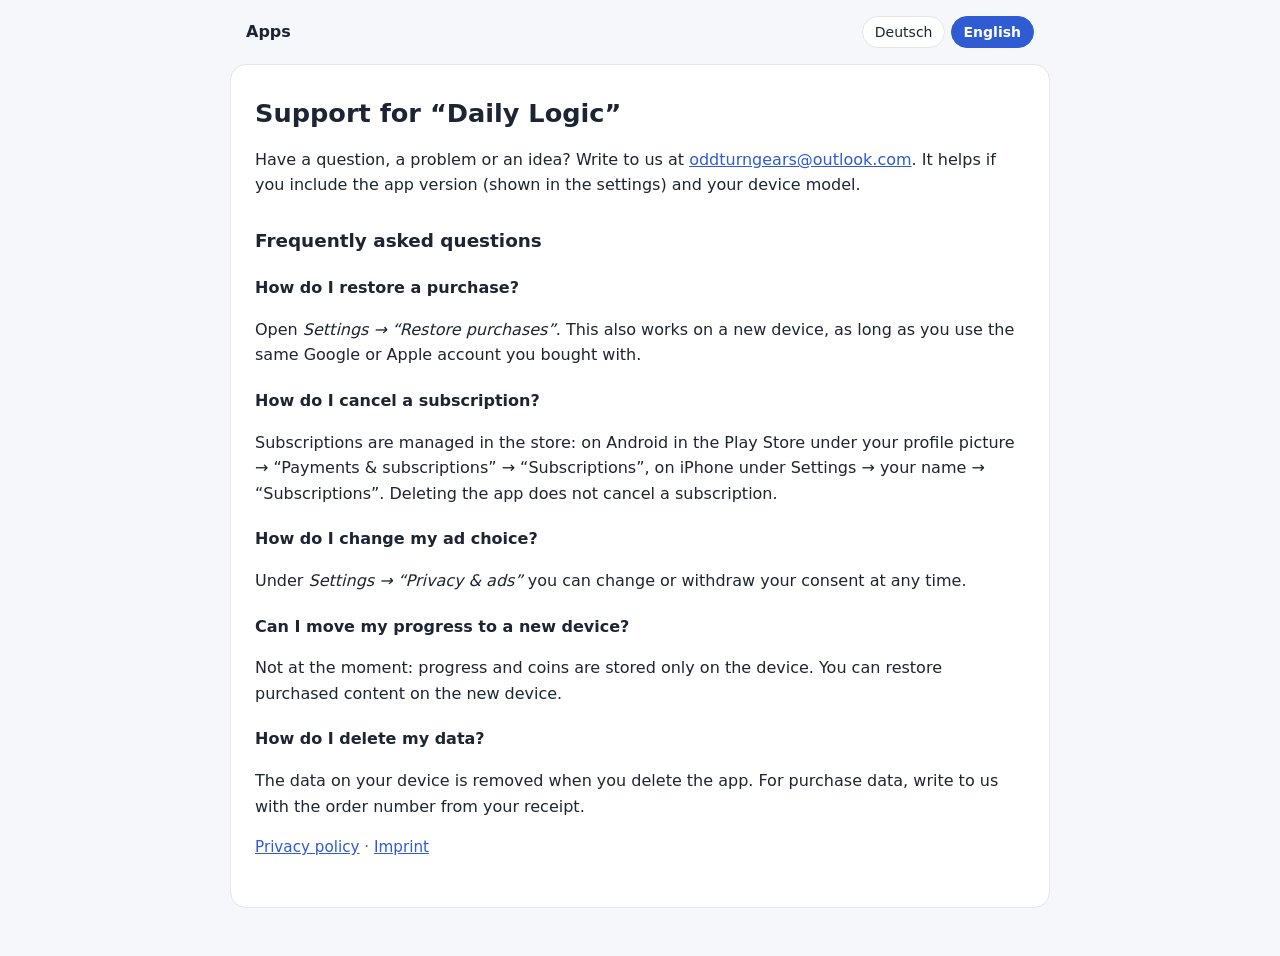
<file: docs/dailylogic/support.html>
<!doctype html>
<html lang="de">
<head>
<meta charset="utf-8">
<meta name="viewport" content="width=device-width, initial-scale=1">
<title>Daily Logic – Support</title>
<link rel="stylesheet" href="../style.css">
</head>
<body>
<header>
  <a class="home" href="../index.html">Apps</a>
  <nav class="lang" aria-label="Sprache / Language">
    <button type="button" data-lang="de">Deutsch</button>
    <button type="button" data-lang="en">English</button>
  </nav>
</header>
<main>
<section lang="de" class="de">
<h1>Support für „Daily Logic“</h1>
<p>Du hast eine Frage, ein Problem oder eine Idee? Schreib uns an <a href="mailto:oddturngears@outlook.com">oddturngears@outlook.com</a>. Hilfreich sind die App-Version (steht in den Einstellungen) und dein Gerätemodell.</p>
<h2>Häufige Fragen</h2>
<h3>Wie stelle ich einen Kauf wieder her?</h3>
<p>Öffne <em>Einstellungen → „Käufe wiederherstellen“</em>. Das funktioniert auch auf einem neuen Gerät, solange du dasselbe Google- bzw. Apple-Konto nutzt wie beim Kauf.</p>
<h3>Wie kündige ich ein Abo?</h3>
<p>Abos kündigst du im Store: auf Android im Play Store unter Profilbild → „Zahlungen und Abos“ → „Abos“, auf dem iPhone unter Einstellungen → dein Name → „Abonnements“. Das Löschen der App kündigt kein Abo.</p>
<h3>Wie ändere ich meine Entscheidung zur Werbung?</h3>
<p>Unter <em>Einstellungen → „Datenschutz &amp; Werbung“</em> kannst du deine Einwilligung jederzeit ändern oder widerrufen.</p>
<h3>Kann ich meinen Fortschritt auf ein neues Gerät mitnehmen?</h3>
<p>Derzeit nicht: Fortschritt und Münzen liegen nur auf dem Gerät. Gekaufte Inhalte kannst du auf dem neuen Gerät wiederherstellen.</p>
<h3>Wie lösche ich meine Daten?</h3>
<p>Die Daten auf deinem Gerät verschwinden, wenn du die App löschst. Für Daten zu Käufen schreib uns mit der Bestellnummer aus der Kaufbestätigung.</p>
<p class="links"><a href="privacy.html">Datenschutzerklärung</a> · <a href="../imprint.html">Impressum</a></p>
</section>
<section lang="en" class="en">
<h1>Support for “Daily Logic”</h1>
<p>Have a question, a problem or an idea? Write to us at <a href="mailto:oddturngears@outlook.com">oddturngears@outlook.com</a>. It helps if you include the app version (shown in the settings) and your device model.</p>
<h2>Frequently asked questions</h2>
<h3>How do I restore a purchase?</h3>
<p>Open <em>Settings → “Restore purchases”</em>. This also works on a new device, as long as you use the same Google or Apple account you bought with.</p>
<h3>How do I cancel a subscription?</h3>
<p>Subscriptions are managed in the store: on Android in the Play Store under your profile picture → “Payments & subscriptions” → “Subscriptions”, on iPhone under Settings → your name → “Subscriptions”. Deleting the app does not cancel a subscription.</p>
<h3>How do I change my ad choice?</h3>
<p>Under <em>Settings → “Privacy &amp; ads”</em> you can change or withdraw your consent at any time.</p>
<h3>Can I move my progress to a new device?</h3>
<p>Not at the moment: progress and coins are stored only on the device. You can restore purchased content on the new device.</p>
<h3>How do I delete my data?</h3>
<p>The data on your device is removed when you delete the app. For purchase data, write to us with the order number from your receipt.</p>
<p class="links"><a href="privacy.html">Privacy policy</a> · <a href="../imprint.html">Imprint</a></p>
</section>
</main>
<script>
(function () {
  var p = new URLSearchParams(location.search).get('lang');
  var lang = p || ((navigator.language || 'en').toLowerCase().indexOf('de') === 0 ? 'de' : 'en');
  function show(l) {
    document.documentElement.lang = l;
    document.body.setAttribute('data-lang', l);
    document.querySelectorAll('.lang button').forEach(function (b) {
      b.setAttribute('aria-pressed', b.getAttribute('data-lang') === l);
    });
  }
  document.querySelectorAll('.lang button').forEach(function (b) {
    b.addEventListener('click', function () { show(b.getAttribute('data-lang')); });
  });
  show(lang === 'de' ? 'de' : 'en');
})();
</script>
</body>
</html>
</file>
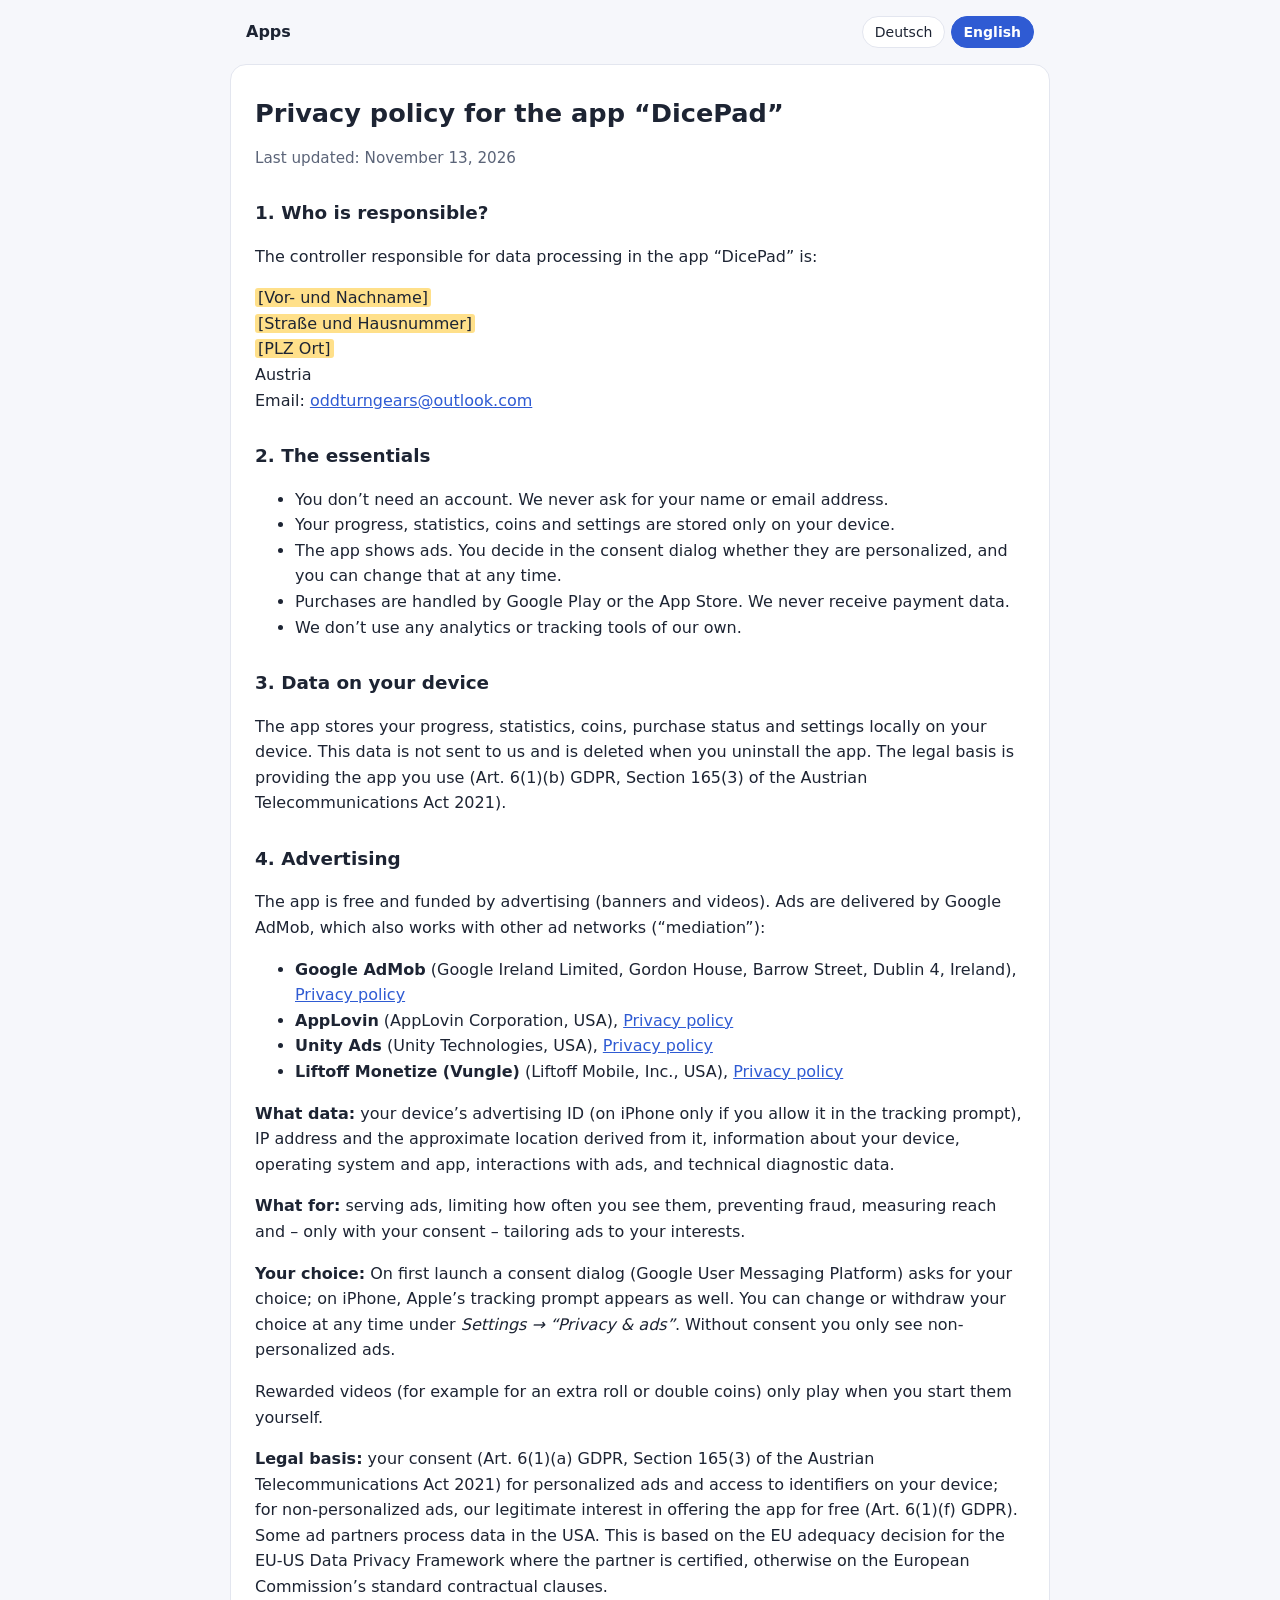
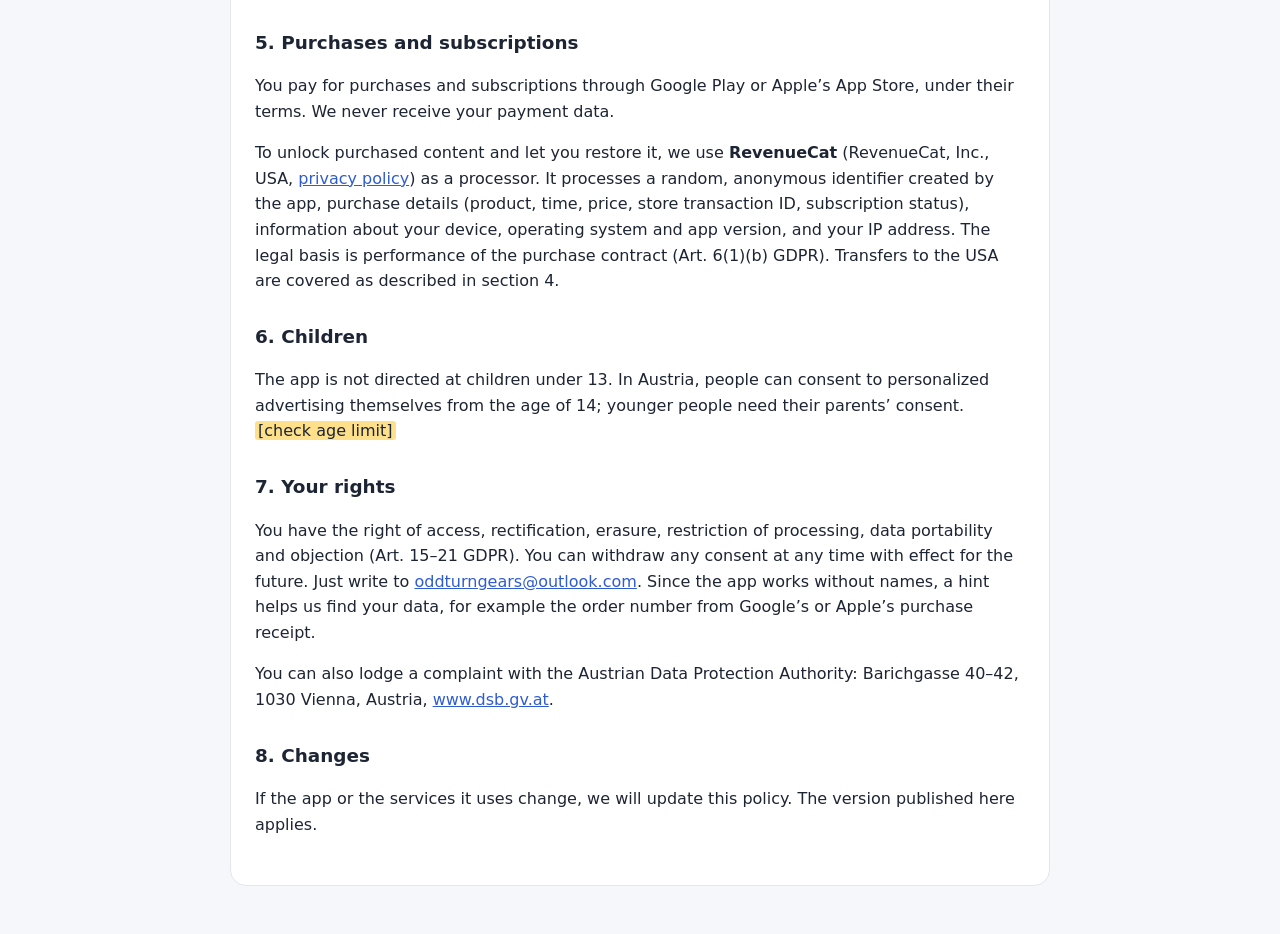
<file: docs/dicepad/privacy.html>
<!doctype html>
<html lang="de">
<head>
<meta charset="utf-8">
<meta name="viewport" content="width=device-width, initial-scale=1">
<title>DicePad – Datenschutz / Privacy</title>
<link rel="stylesheet" href="../style.css">
</head>
<body>
<header>
  <a class="home" href="../index.html">Apps</a>
  <nav class="lang" aria-label="Sprache / Language">
    <button type="button" data-lang="de">Deutsch</button>
    <button type="button" data-lang="en">English</button>
  </nav>
</header>
<main>
<section lang="de" class="de">
<h1>Datenschutzerklärung für die App „DicePad“</h1>
<p class="meta">Stand: 13.11.2026</p>
<h2>1. Wer ist verantwortlich?</h2>
<p>Verantwortlich für die Datenverarbeitung in der App „DicePad“ ist:</p>
<p><mark class="todo">[Vor- und Nachname]</mark><br><mark class="todo">[Straße und Hausnummer]</mark><br><mark class="todo">[PLZ Ort]</mark><br>Österreich<br>E-Mail: <a href="mailto:oddturngears@outlook.com">oddturngears@outlook.com</a></p>
<h2>2. Das Wichtigste in Kürze</h2><ul>
<li>Du brauchst kein Konto. Wir fragen weder Namen noch E-Mail-Adresse ab.</li>
<li>Fortschritt, Statistiken, Münzen und Einstellungen speichert die App nur auf deinem Gerät.</li>
<li>Die App zeigt Werbung. Ob sie personalisiert wird, entscheidest du im Einwilligungsdialog und kannst es jederzeit ändern.</li>
<li>Käufe wickeln Google Play bzw. der App Store ab. Zahlungsdaten erhalten wir nicht.</li>
<li>Wir setzen keine eigenen Analyse- oder Tracking-Werkzeuge ein.</li></ul>
<h2>3. Daten auf deinem Gerät</h2>
<p>Die App speichert deinen Fortschritt, Statistiken, Münzen, Käufe-Status und Einstellungen lokal auf deinem Gerät. Diese Daten werden nicht an uns übertragen. Wenn du die App löschst, werden sie ebenfalls gelöscht. Rechtsgrundlage ist die Bereitstellung der von dir genutzten App (Art. 6 Abs. 1 lit. b DSGVO, § 165 Abs. 3 TKG 2021).</p>
<h2>4. Werbung</h2>
<p>Die App ist kostenlos und finanziert sich über Werbung (Banner und Videos). Die Anzeigen liefert Google AdMob, das weitere Werbenetzwerke einbindet („Vermittlung“):</p>
<ul><li><strong>Google AdMob</strong> (Google Ireland Limited, Gordon House, Barrow Street, Dublin 4, Irland), <a href="https://policies.google.com/privacy">Datenschutzhinweise</a></li><li><strong>AppLovin</strong> (AppLovin Corporation, USA), <a href="https://www.applovin.com/privacy/">Datenschutzhinweise</a></li><li><strong>Unity Ads</strong> (Unity Technologies, USA), <a href="https://unity.com/legal/privacy-policy">Datenschutzhinweise</a></li><li><strong>Liftoff Monetize (Vungle)</strong> (Liftoff Mobile, Inc., USA), <a href="https://liftoff.io/privacy-policy/">Datenschutzhinweise</a></li></ul>
<p><strong>Welche Daten:</strong> Werbe-ID deines Geräts (auf dem iPhone nur mit deiner Erlaubnis in der Tracking-Abfrage), IP-Adresse und daraus der ungefähre Standort, Angaben zu Gerät, Betriebssystem und App, Interaktionen mit Anzeigen sowie technische Diagnosedaten.</p>
<p><strong>Wozu:</strong> Anzeigen ausspielen, ihre Häufigkeit begrenzen, Betrug verhindern, Reichweite messen und – nur mit deiner Einwilligung – Werbung auf deine Interessen zuschneiden.</p>
<p><strong>Deine Wahl:</strong> Beim ersten Start fragt dich ein Einwilligungsdialog (Google User Messaging Platform), auf dem iPhone zusätzlich die Tracking-Abfrage von Apple. Du kannst deine Entscheidung jederzeit unter <em>Einstellungen → „Datenschutz &amp; Werbung“</em> ändern oder widerrufen. Ohne Einwilligung siehst du nur nicht personalisierte Werbung.</p>
<p>Videos mit Belohnung (zum Beispiel für einen zusätzlichen Wurf oder doppelte Münzen) siehst du nur, wenn du sie selbst startest.</p>
<p><strong>Rechtsgrundlage:</strong> deine Einwilligung (Art. 6 Abs. 1 lit. a DSGVO, § 165 Abs. 3 TKG 2021) für personalisierte Werbung und den Zugriff auf Kennungen deines Geräts; für nicht personalisierte Werbung unser berechtigtes Interesse, die App kostenlos anzubieten (Art. 6 Abs. 1 lit. f DSGVO). Die Werbepartner verarbeiten die Daten teils in den USA. Grundlage ist der Angemessenheitsbeschluss zum EU-US Data Privacy Framework, soweit der Partner zertifiziert ist, sonst die Standardvertragsklauseln der EU-Kommission.</p>
<h2>5. Käufe und Abos</h2>
<p>Käufe und Abos bezahlst du über Google Play bzw. den App Store von Apple, nach deren Bedingungen. Deine Zahlungsdaten erhalten wir nicht.</p>
<p>Damit gekaufte Inhalte freigeschaltet werden und sich wiederherstellen lassen, nutzen wir <strong>RevenueCat</strong> (RevenueCat, Inc., USA, <a href="https://www.revenuecat.com/privacy">Datenschutzhinweise</a>) als Auftragsverarbeiter. Verarbeitet werden eine zufällige, anonyme Kennung, die die App erzeugt, Angaben zum Kauf (Produkt, Zeitpunkt, Preis, Transaktionsnummer des Stores, Abo-Status) sowie Angaben zu Gerät, Betriebssystem, App-Version und die IP-Adresse. Rechtsgrundlage ist die Erfüllung des Kaufvertrags (Art. 6 Abs. 1 lit. b DSGVO). Für die Übermittlung in die USA gilt das in Abschnitt 4 Gesagte.</p>
<h2>6. Kinder</h2>
<p>Die App richtet sich nicht an Kinder unter 13 Jahren. In Österreich kann man in personalisierte Werbung erst ab 14 Jahren selbst einwilligen; jüngere Personen brauchen dafür die Zustimmung der Eltern. <mark class="todo">[Altersgrenze prüfen]</mark></p>
<h2>7. Deine Rechte</h2>
<p>Du hast das Recht auf Auskunft, Berichtigung, Löschung, Einschränkung der Verarbeitung, Datenübertragbarkeit und Widerspruch (Art. 15–21 DSGVO). Eine erteilte Einwilligung kannst du jederzeit mit Wirkung für die Zukunft widerrufen. Schreib uns dazu an <a href="mailto:oddturngears@outlook.com">oddturngears@outlook.com</a>. Weil die App ohne Namen auskommt, hilft uns ein Hinweis, um deine Daten zu finden, zum Beispiel die Bestellnummer aus der Kaufbestätigung von Google oder Apple.</p>
<p>Du kannst dich außerdem bei der Österreichischen Datenschutzbehörde beschweren: Barichgasse 40–42, 1030 Wien, <a href="https://www.dsb.gv.at">www.dsb.gv.at</a>.</p>
<h2>8. Änderungen</h2>
<p>Wenn sich die App oder die eingesetzten Dienste ändern, passen wir diese Erklärung an. Es gilt die jeweils hier veröffentlichte Fassung.</p>
</section>
<section lang="en" class="en">
<h1>Privacy policy for the app “DicePad”</h1>
<p class="meta">Last updated: November 13, 2026</p>
<h2>1. Who is responsible?</h2>
<p>The controller responsible for data processing in the app “DicePad” is:</p>
<p><mark class="todo">[Vor- und Nachname]</mark><br><mark class="todo">[Straße und Hausnummer]</mark><br><mark class="todo">[PLZ Ort]</mark><br>Austria<br>Email: <a href="mailto:oddturngears@outlook.com">oddturngears@outlook.com</a></p>
<h2>2. The essentials</h2><ul>
<li>You don’t need an account. We never ask for your name or email address.</li>
<li>Your progress, statistics, coins and settings are stored only on your device.</li>
<li>The app shows ads. You decide in the consent dialog whether they are personalized, and you can change that at any time.</li>
<li>Purchases are handled by Google Play or the App Store. We never receive payment data.</li>
<li>We don’t use any analytics or tracking tools of our own.</li></ul>
<h2>3. Data on your device</h2>
<p>The app stores your progress, statistics, coins, purchase status and settings locally on your device. This data is not sent to us and is deleted when you uninstall the app. The legal basis is providing the app you use (Art. 6(1)(b) GDPR, Section 165(3) of the Austrian Telecommunications Act 2021).</p>
<h2>4. Advertising</h2>
<p>The app is free and funded by advertising (banners and videos). Ads are delivered by Google AdMob, which also works with other ad networks (“mediation”):</p>
<ul><li><strong>Google AdMob</strong> (Google Ireland Limited, Gordon House, Barrow Street, Dublin 4, Ireland), <a href="https://policies.google.com/privacy">Privacy policy</a></li><li><strong>AppLovin</strong> (AppLovin Corporation, USA), <a href="https://www.applovin.com/privacy/">Privacy policy</a></li><li><strong>Unity Ads</strong> (Unity Technologies, USA), <a href="https://unity.com/legal/privacy-policy">Privacy policy</a></li><li><strong>Liftoff Monetize (Vungle)</strong> (Liftoff Mobile, Inc., USA), <a href="https://liftoff.io/privacy-policy/">Privacy policy</a></li></ul>
<p><strong>What data:</strong> your device’s advertising ID (on iPhone only if you allow it in the tracking prompt), IP address and the approximate location derived from it, information about your device, operating system and app, interactions with ads, and technical diagnostic data.</p>
<p><strong>What for:</strong> serving ads, limiting how often you see them, preventing fraud, measuring reach and – only with your consent – tailoring ads to your interests.</p>
<p><strong>Your choice:</strong> On first launch a consent dialog (Google User Messaging Platform) asks for your choice; on iPhone, Apple’s tracking prompt appears as well. You can change or withdraw your choice at any time under <em>Settings → “Privacy &amp; ads”</em>. Without consent you only see non-personalized ads.</p>
<p>Rewarded videos (for example for an extra roll or double coins) only play when you start them yourself.</p>
<p><strong>Legal basis:</strong> your consent (Art. 6(1)(a) GDPR, Section 165(3) of the Austrian Telecommunications Act 2021) for personalized ads and access to identifiers on your device; for non-personalized ads, our legitimate interest in offering the app for free (Art. 6(1)(f) GDPR). Some ad partners process data in the USA. This is based on the EU adequacy decision for the EU-US Data Privacy Framework where the partner is certified, otherwise on the European Commission’s standard contractual clauses.</p>
<h2>5. Purchases and subscriptions</h2>
<p>You pay for purchases and subscriptions through Google Play or Apple’s App Store, under their terms. We never receive your payment data.</p>
<p>To unlock purchased content and let you restore it, we use <strong>RevenueCat</strong> (RevenueCat, Inc., USA, <a href="https://www.revenuecat.com/privacy">privacy policy</a>) as a processor. It processes a random, anonymous identifier created by the app, purchase details (product, time, price, store transaction ID, subscription status), information about your device, operating system and app version, and your IP address. The legal basis is performance of the purchase contract (Art. 6(1)(b) GDPR). Transfers to the USA are covered as described in section 4.</p>
<h2>6. Children</h2>
<p>The app is not directed at children under 13. In Austria, people can consent to personalized advertising themselves from the age of 14; younger people need their parents’ consent. <mark class="todo">[check age limit]</mark></p>
<h2>7. Your rights</h2>
<p>You have the right of access, rectification, erasure, restriction of processing, data portability and objection (Art. 15–21 GDPR). You can withdraw any consent at any time with effect for the future. Just write to <a href="mailto:oddturngears@outlook.com">oddturngears@outlook.com</a>. Since the app works without names, a hint helps us find your data, for example the order number from Google’s or Apple’s purchase receipt.</p>
<p>You can also lodge a complaint with the Austrian Data Protection Authority: Barichgasse 40–42, 1030 Vienna, Austria, <a href="https://www.dsb.gv.at">www.dsb.gv.at</a>.</p>
<h2>8. Changes</h2>
<p>If the app or the services it uses change, we will update this policy. The version published here applies.</p>
</section>
</main>
<script>
(function () {
  var p = new URLSearchParams(location.search).get('lang');
  var lang = p || ((navigator.language || 'en').toLowerCase().indexOf('de') === 0 ? 'de' : 'en');
  function show(l) {
    document.documentElement.lang = l;
    document.body.setAttribute('data-lang', l);
    document.querySelectorAll('.lang button').forEach(function (b) {
      b.setAttribute('aria-pressed', b.getAttribute('data-lang') === l);
    });
  }
  document.querySelectorAll('.lang button').forEach(function (b) {
    b.addEventListener('click', function () { show(b.getAttribute('data-lang')); });
  });
  show(lang === 'de' ? 'de' : 'en');
})();
</script>
</body>
</html>
</file>
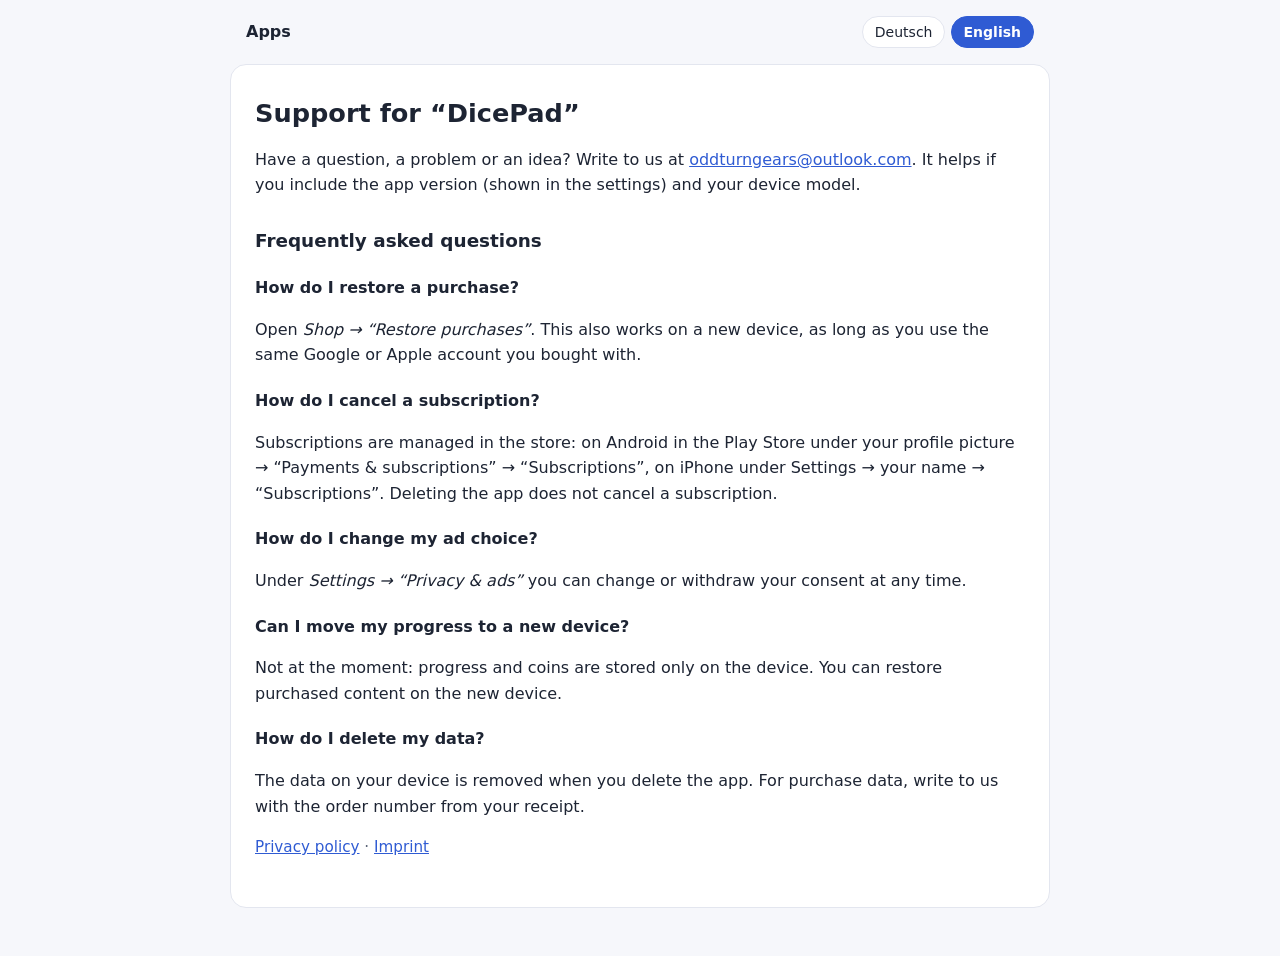
<file: docs/dicepad/support.html>
<!doctype html>
<html lang="de">
<head>
<meta charset="utf-8">
<meta name="viewport" content="width=device-width, initial-scale=1">
<title>DicePad – Support</title>
<link rel="stylesheet" href="../style.css">
</head>
<body>
<header>
  <a class="home" href="../index.html">Apps</a>
  <nav class="lang" aria-label="Sprache / Language">
    <button type="button" data-lang="de">Deutsch</button>
    <button type="button" data-lang="en">English</button>
  </nav>
</header>
<main>
<section lang="de" class="de">
<h1>Support für „DicePad“</h1>
<p>Du hast eine Frage, ein Problem oder eine Idee? Schreib uns an <a href="mailto:oddturngears@outlook.com">oddturngears@outlook.com</a>. Hilfreich sind die App-Version (steht in den Einstellungen) und dein Gerätemodell.</p>
<h2>Häufige Fragen</h2>
<h3>Wie stelle ich einen Kauf wieder her?</h3>
<p>Öffne <em>Shop → „Käufe wiederherstellen“</em>. Das funktioniert auch auf einem neuen Gerät, solange du dasselbe Google- bzw. Apple-Konto nutzt wie beim Kauf.</p>
<h3>Wie kündige ich ein Abo?</h3>
<p>Abos kündigst du im Store: auf Android im Play Store unter Profilbild → „Zahlungen und Abos“ → „Abos“, auf dem iPhone unter Einstellungen → dein Name → „Abonnements“. Das Löschen der App kündigt kein Abo.</p>
<h3>Wie ändere ich meine Entscheidung zur Werbung?</h3>
<p>Unter <em>Einstellungen → „Datenschutz &amp; Werbung“</em> kannst du deine Einwilligung jederzeit ändern oder widerrufen.</p>
<h3>Kann ich meinen Fortschritt auf ein neues Gerät mitnehmen?</h3>
<p>Derzeit nicht: Fortschritt und Münzen liegen nur auf dem Gerät. Gekaufte Inhalte kannst du auf dem neuen Gerät wiederherstellen.</p>
<h3>Wie lösche ich meine Daten?</h3>
<p>Die Daten auf deinem Gerät verschwinden, wenn du die App löschst. Für Daten zu Käufen schreib uns mit der Bestellnummer aus der Kaufbestätigung.</p>
<p class="links"><a href="privacy.html">Datenschutzerklärung</a> · <a href="../imprint.html">Impressum</a></p>
</section>
<section lang="en" class="en">
<h1>Support for “DicePad”</h1>
<p>Have a question, a problem or an idea? Write to us at <a href="mailto:oddturngears@outlook.com">oddturngears@outlook.com</a>. It helps if you include the app version (shown in the settings) and your device model.</p>
<h2>Frequently asked questions</h2>
<h3>How do I restore a purchase?</h3>
<p>Open <em>Shop → “Restore purchases”</em>. This also works on a new device, as long as you use the same Google or Apple account you bought with.</p>
<h3>How do I cancel a subscription?</h3>
<p>Subscriptions are managed in the store: on Android in the Play Store under your profile picture → “Payments & subscriptions” → “Subscriptions”, on iPhone under Settings → your name → “Subscriptions”. Deleting the app does not cancel a subscription.</p>
<h3>How do I change my ad choice?</h3>
<p>Under <em>Settings → “Privacy &amp; ads”</em> you can change or withdraw your consent at any time.</p>
<h3>Can I move my progress to a new device?</h3>
<p>Not at the moment: progress and coins are stored only on the device. You can restore purchased content on the new device.</p>
<h3>How do I delete my data?</h3>
<p>The data on your device is removed when you delete the app. For purchase data, write to us with the order number from your receipt.</p>
<p class="links"><a href="privacy.html">Privacy policy</a> · <a href="../imprint.html">Imprint</a></p>
</section>
</main>
<script>
(function () {
  var p = new URLSearchParams(location.search).get('lang');
  var lang = p || ((navigator.language || 'en').toLowerCase().indexOf('de') === 0 ? 'de' : 'en');
  function show(l) {
    document.documentElement.lang = l;
    document.body.setAttribute('data-lang', l);
    document.querySelectorAll('.lang button').forEach(function (b) {
      b.setAttribute('aria-pressed', b.getAttribute('data-lang') === l);
    });
  }
  document.querySelectorAll('.lang button').forEach(function (b) {
    b.addEventListener('click', function () { show(b.getAttribute('data-lang')); });
  });
  show(lang === 'de' ? 'de' : 'en');
})();
</script>
</body>
</html>
</file>
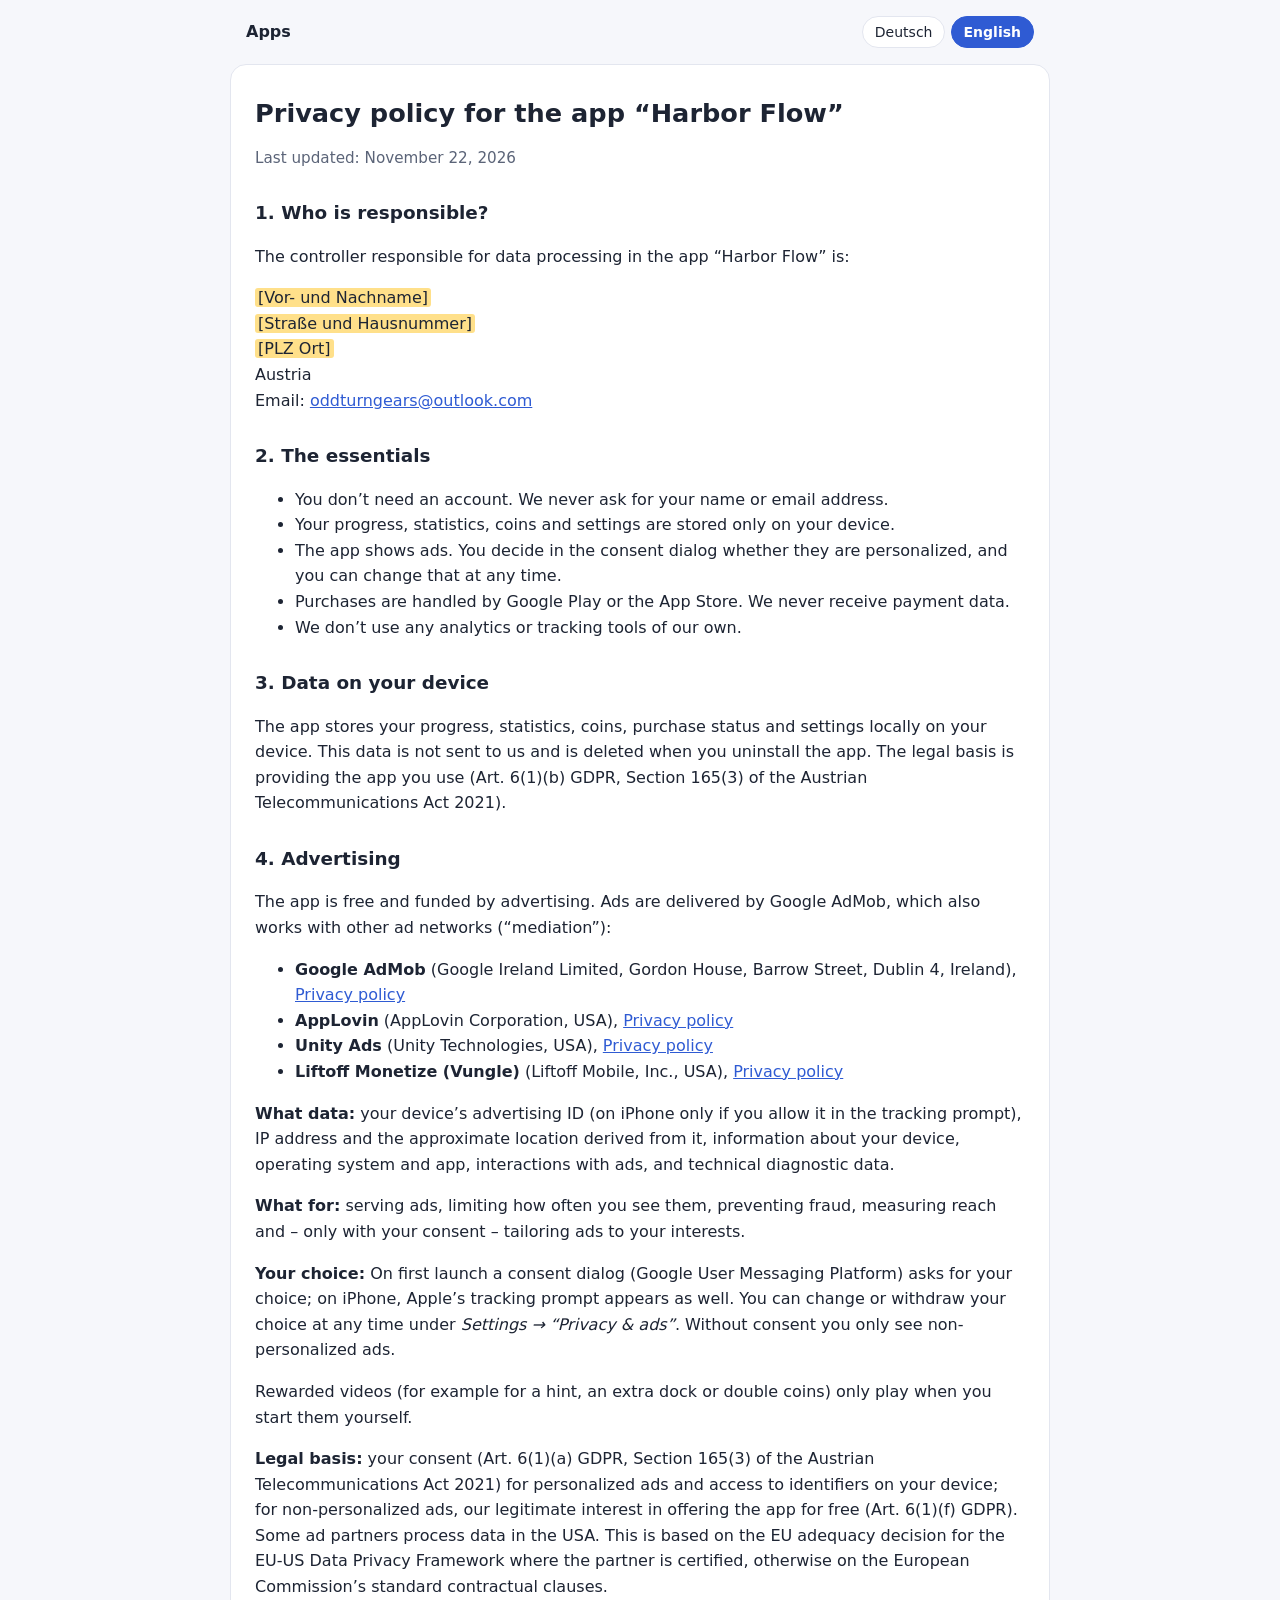
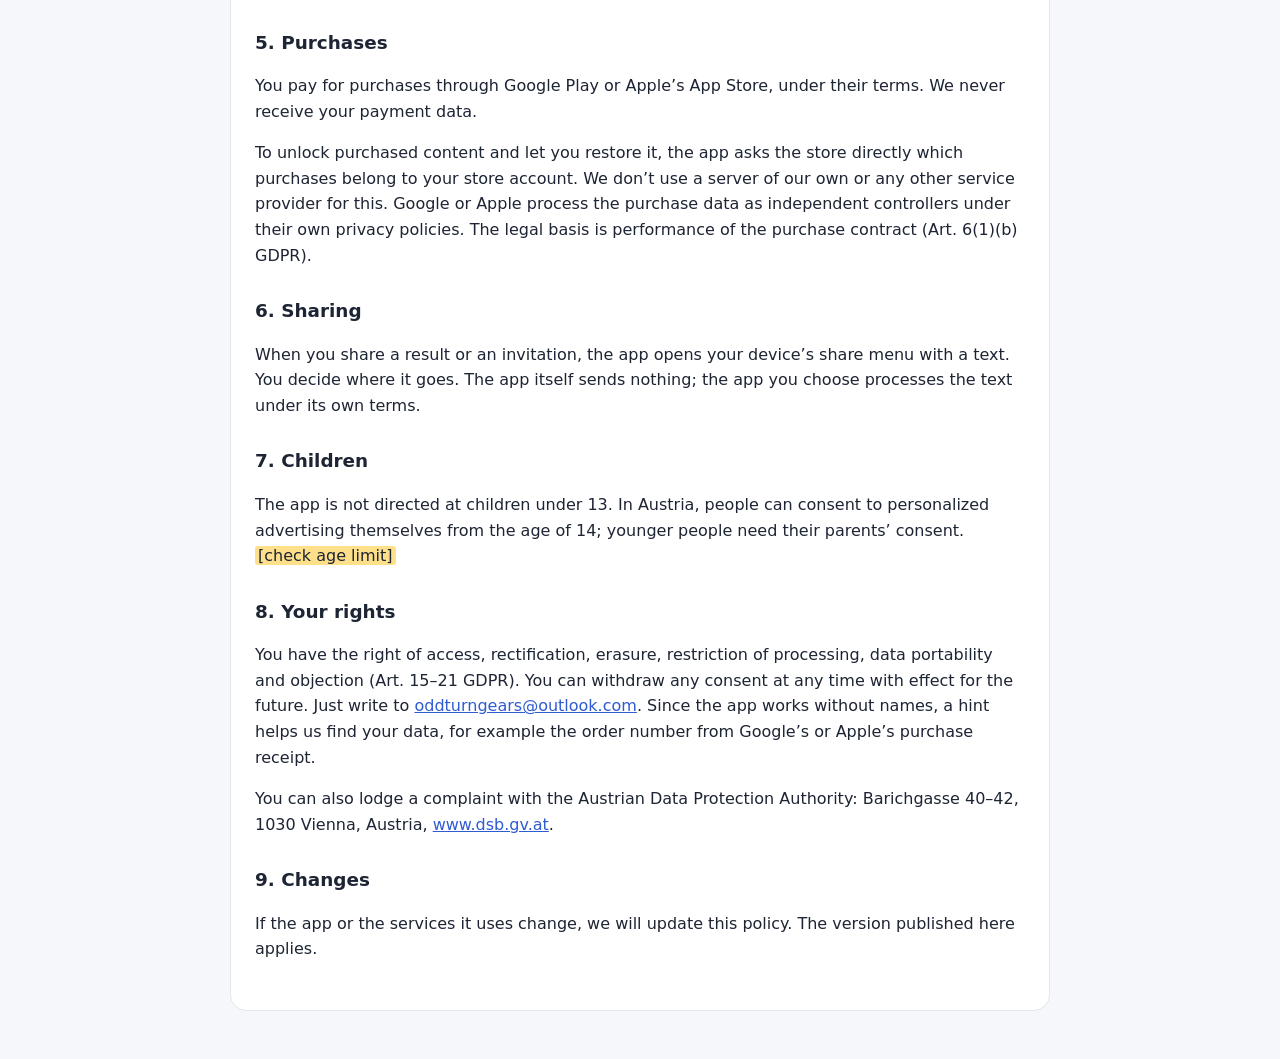
<file: docs/harborflow/privacy.html>
<!doctype html>
<html lang="de">
<head>
<meta charset="utf-8">
<meta name="viewport" content="width=device-width, initial-scale=1">
<title>Harbor Flow – Datenschutz / Privacy</title>
<link rel="stylesheet" href="../style.css">
</head>
<body>
<header>
  <a class="home" href="../index.html">Apps</a>
  <nav class="lang" aria-label="Sprache / Language">
    <button type="button" data-lang="de">Deutsch</button>
    <button type="button" data-lang="en">English</button>
  </nav>
</header>
<main>
<section lang="de" class="de">
<h1>Datenschutzerklärung für die App „Harbor Flow“</h1>
<p class="meta">Stand: 22.11.2026</p>
<h2>1. Wer ist verantwortlich?</h2>
<p>Verantwortlich für die Datenverarbeitung in der App „Harbor Flow“ ist:</p>
<p><mark class="todo">[Vor- und Nachname]</mark><br><mark class="todo">[Straße und Hausnummer]</mark><br><mark class="todo">[PLZ Ort]</mark><br>Österreich<br>E-Mail: <a href="mailto:oddturngears@outlook.com">oddturngears@outlook.com</a></p>
<h2>2. Das Wichtigste in Kürze</h2><ul>
<li>Du brauchst kein Konto. Wir fragen weder Namen noch E-Mail-Adresse ab.</li>
<li>Fortschritt, Statistiken, Münzen und Einstellungen speichert die App nur auf deinem Gerät.</li>
<li>Die App zeigt Werbung. Ob sie personalisiert wird, entscheidest du im Einwilligungsdialog und kannst es jederzeit ändern.</li>
<li>Käufe wickeln Google Play bzw. der App Store ab. Zahlungsdaten erhalten wir nicht.</li>
<li>Wir setzen keine eigenen Analyse- oder Tracking-Werkzeuge ein.</li></ul>
<h2>3. Daten auf deinem Gerät</h2>
<p>Die App speichert deinen Fortschritt, Statistiken, Münzen, Käufe-Status und Einstellungen lokal auf deinem Gerät. Diese Daten werden nicht an uns übertragen. Wenn du die App löschst, werden sie ebenfalls gelöscht. Rechtsgrundlage ist die Bereitstellung der von dir genutzten App (Art. 6 Abs. 1 lit. b DSGVO, § 165 Abs. 3 TKG 2021).</p>
<h2>4. Werbung</h2>
<p>Die App ist kostenlos und finanziert sich über Werbung. Die Anzeigen liefert Google AdMob, das weitere Werbenetzwerke einbindet („Vermittlung“):</p>
<ul><li><strong>Google AdMob</strong> (Google Ireland Limited, Gordon House, Barrow Street, Dublin 4, Irland), <a href="https://policies.google.com/privacy">Datenschutzhinweise</a></li><li><strong>AppLovin</strong> (AppLovin Corporation, USA), <a href="https://www.applovin.com/privacy/">Datenschutzhinweise</a></li><li><strong>Unity Ads</strong> (Unity Technologies, USA), <a href="https://unity.com/legal/privacy-policy">Datenschutzhinweise</a></li><li><strong>Liftoff Monetize (Vungle)</strong> (Liftoff Mobile, Inc., USA), <a href="https://liftoff.io/privacy-policy/">Datenschutzhinweise</a></li></ul>
<p><strong>Welche Daten:</strong> Werbe-ID deines Geräts (auf dem iPhone nur mit deiner Erlaubnis in der Tracking-Abfrage), IP-Adresse und daraus der ungefähre Standort, Angaben zu Gerät, Betriebssystem und App, Interaktionen mit Anzeigen sowie technische Diagnosedaten.</p>
<p><strong>Wozu:</strong> Anzeigen ausspielen, ihre Häufigkeit begrenzen, Betrug verhindern, Reichweite messen und – nur mit deiner Einwilligung – Werbung auf deine Interessen zuschneiden.</p>
<p><strong>Deine Wahl:</strong> Beim ersten Start fragt dich ein Einwilligungsdialog (Google User Messaging Platform), auf dem iPhone zusätzlich die Tracking-Abfrage von Apple. Du kannst deine Entscheidung jederzeit unter <em>Einstellungen → „Datenschutz &amp; Werbung“</em> ändern oder widerrufen. Ohne Einwilligung siehst du nur nicht personalisierte Werbung.</p>
<p>Videos mit Belohnung (zum Beispiel für einen Hinweis, einen Zusatzanleger oder doppelte Münzen) siehst du nur, wenn du sie selbst startest.</p>
<p><strong>Rechtsgrundlage:</strong> deine Einwilligung (Art. 6 Abs. 1 lit. a DSGVO, § 165 Abs. 3 TKG 2021) für personalisierte Werbung und den Zugriff auf Kennungen deines Geräts; für nicht personalisierte Werbung unser berechtigtes Interesse, die App kostenlos anzubieten (Art. 6 Abs. 1 lit. f DSGVO). Die Werbepartner verarbeiten die Daten teils in den USA. Grundlage ist der Angemessenheitsbeschluss zum EU-US Data Privacy Framework, soweit der Partner zertifiziert ist, sonst die Standardvertragsklauseln der EU-Kommission.</p>
<h2>5. Käufe</h2>
<p>Käufe bezahlst du über Google Play bzw. den App Store von Apple, nach deren Bedingungen. Deine Zahlungsdaten erhalten wir nicht.</p>
<p>Damit gekaufte Inhalte freigeschaltet werden und sich wiederherstellen lassen, fragt die App direkt beim Store ab, welche Käufe zu deinem Store-Konto gehören. Einen eigenen Server oder weitere Dienstleister nutzen wir dafür nicht. Google bzw. Apple verarbeiten die Kaufdaten in eigener Verantwortung nach ihren Datenschutzbestimmungen. Rechtsgrundlage ist die Erfüllung des Kaufvertrags (Art. 6 Abs. 1 lit. b DSGVO).</p>
<h2>6. Teilen</h2>
<p>Wenn du ein Ergebnis oder eine Einladung teilst, öffnet die App das Teilen-Menü deines Geräts mit einem Text. Wohin du ihn schickst, entscheidest du. Die App selbst überträgt dabei nichts; die gewählte App verarbeitet den Text nach ihren eigenen Bedingungen.</p>
<h2>7. Kinder</h2>
<p>Die App richtet sich nicht an Kinder unter 13 Jahren. In Österreich kann man in personalisierte Werbung erst ab 14 Jahren selbst einwilligen; jüngere Personen brauchen dafür die Zustimmung der Eltern. <mark class="todo">[Altersgrenze prüfen]</mark></p>
<h2>8. Deine Rechte</h2>
<p>Du hast das Recht auf Auskunft, Berichtigung, Löschung, Einschränkung der Verarbeitung, Datenübertragbarkeit und Widerspruch (Art. 15–21 DSGVO). Eine erteilte Einwilligung kannst du jederzeit mit Wirkung für die Zukunft widerrufen. Schreib uns dazu an <a href="mailto:oddturngears@outlook.com">oddturngears@outlook.com</a>. Weil die App ohne Namen auskommt, hilft uns ein Hinweis, um deine Daten zu finden, zum Beispiel die Bestellnummer aus der Kaufbestätigung von Google oder Apple.</p>
<p>Du kannst dich außerdem bei der Österreichischen Datenschutzbehörde beschweren: Barichgasse 40–42, 1030 Wien, <a href="https://www.dsb.gv.at">www.dsb.gv.at</a>.</p>
<h2>9. Änderungen</h2>
<p>Wenn sich die App oder die eingesetzten Dienste ändern, passen wir diese Erklärung an. Es gilt die jeweils hier veröffentlichte Fassung.</p>
</section>
<section lang="en" class="en">
<h1>Privacy policy for the app “Harbor Flow”</h1>
<p class="meta">Last updated: November 22, 2026</p>
<h2>1. Who is responsible?</h2>
<p>The controller responsible for data processing in the app “Harbor Flow” is:</p>
<p><mark class="todo">[Vor- und Nachname]</mark><br><mark class="todo">[Straße und Hausnummer]</mark><br><mark class="todo">[PLZ Ort]</mark><br>Austria<br>Email: <a href="mailto:oddturngears@outlook.com">oddturngears@outlook.com</a></p>
<h2>2. The essentials</h2><ul>
<li>You don’t need an account. We never ask for your name or email address.</li>
<li>Your progress, statistics, coins and settings are stored only on your device.</li>
<li>The app shows ads. You decide in the consent dialog whether they are personalized, and you can change that at any time.</li>
<li>Purchases are handled by Google Play or the App Store. We never receive payment data.</li>
<li>We don’t use any analytics or tracking tools of our own.</li></ul>
<h2>3. Data on your device</h2>
<p>The app stores your progress, statistics, coins, purchase status and settings locally on your device. This data is not sent to us and is deleted when you uninstall the app. The legal basis is providing the app you use (Art. 6(1)(b) GDPR, Section 165(3) of the Austrian Telecommunications Act 2021).</p>
<h2>4. Advertising</h2>
<p>The app is free and funded by advertising. Ads are delivered by Google AdMob, which also works with other ad networks (“mediation”):</p>
<ul><li><strong>Google AdMob</strong> (Google Ireland Limited, Gordon House, Barrow Street, Dublin 4, Ireland), <a href="https://policies.google.com/privacy">Privacy policy</a></li><li><strong>AppLovin</strong> (AppLovin Corporation, USA), <a href="https://www.applovin.com/privacy/">Privacy policy</a></li><li><strong>Unity Ads</strong> (Unity Technologies, USA), <a href="https://unity.com/legal/privacy-policy">Privacy policy</a></li><li><strong>Liftoff Monetize (Vungle)</strong> (Liftoff Mobile, Inc., USA), <a href="https://liftoff.io/privacy-policy/">Privacy policy</a></li></ul>
<p><strong>What data:</strong> your device’s advertising ID (on iPhone only if you allow it in the tracking prompt), IP address and the approximate location derived from it, information about your device, operating system and app, interactions with ads, and technical diagnostic data.</p>
<p><strong>What for:</strong> serving ads, limiting how often you see them, preventing fraud, measuring reach and – only with your consent – tailoring ads to your interests.</p>
<p><strong>Your choice:</strong> On first launch a consent dialog (Google User Messaging Platform) asks for your choice; on iPhone, Apple’s tracking prompt appears as well. You can change or withdraw your choice at any time under <em>Settings → “Privacy &amp; ads”</em>. Without consent you only see non-personalized ads.</p>
<p>Rewarded videos (for example for a hint, an extra dock or double coins) only play when you start them yourself.</p>
<p><strong>Legal basis:</strong> your consent (Art. 6(1)(a) GDPR, Section 165(3) of the Austrian Telecommunications Act 2021) for personalized ads and access to identifiers on your device; for non-personalized ads, our legitimate interest in offering the app for free (Art. 6(1)(f) GDPR). Some ad partners process data in the USA. This is based on the EU adequacy decision for the EU-US Data Privacy Framework where the partner is certified, otherwise on the European Commission’s standard contractual clauses.</p>
<h2>5. Purchases</h2>
<p>You pay for purchases through Google Play or Apple’s App Store, under their terms. We never receive your payment data.</p>
<p>To unlock purchased content and let you restore it, the app asks the store directly which purchases belong to your store account. We don’t use a server of our own or any other service provider for this. Google or Apple process the purchase data as independent controllers under their own privacy policies. The legal basis is performance of the purchase contract (Art. 6(1)(b) GDPR).</p>
<h2>6. Sharing</h2>
<p>When you share a result or an invitation, the app opens your device’s share menu with a text. You decide where it goes. The app itself sends nothing; the app you choose processes the text under its own terms.</p>
<h2>7. Children</h2>
<p>The app is not directed at children under 13. In Austria, people can consent to personalized advertising themselves from the age of 14; younger people need their parents’ consent. <mark class="todo">[check age limit]</mark></p>
<h2>8. Your rights</h2>
<p>You have the right of access, rectification, erasure, restriction of processing, data portability and objection (Art. 15–21 GDPR). You can withdraw any consent at any time with effect for the future. Just write to <a href="mailto:oddturngears@outlook.com">oddturngears@outlook.com</a>. Since the app works without names, a hint helps us find your data, for example the order number from Google’s or Apple’s purchase receipt.</p>
<p>You can also lodge a complaint with the Austrian Data Protection Authority: Barichgasse 40–42, 1030 Vienna, Austria, <a href="https://www.dsb.gv.at">www.dsb.gv.at</a>.</p>
<h2>9. Changes</h2>
<p>If the app or the services it uses change, we will update this policy. The version published here applies.</p>
</section>
</main>
<script>
(function () {
  var p = new URLSearchParams(location.search).get('lang');
  var lang = p || ((navigator.language || 'en').toLowerCase().indexOf('de') === 0 ? 'de' : 'en');
  function show(l) {
    document.documentElement.lang = l;
    document.body.setAttribute('data-lang', l);
    document.querySelectorAll('.lang button').forEach(function (b) {
      b.setAttribute('aria-pressed', b.getAttribute('data-lang') === l);
    });
  }
  document.querySelectorAll('.lang button').forEach(function (b) {
    b.addEventListener('click', function () { show(b.getAttribute('data-lang')); });
  });
  show(lang === 'de' ? 'de' : 'en');
})();
</script>
</body>
</html>
</file>
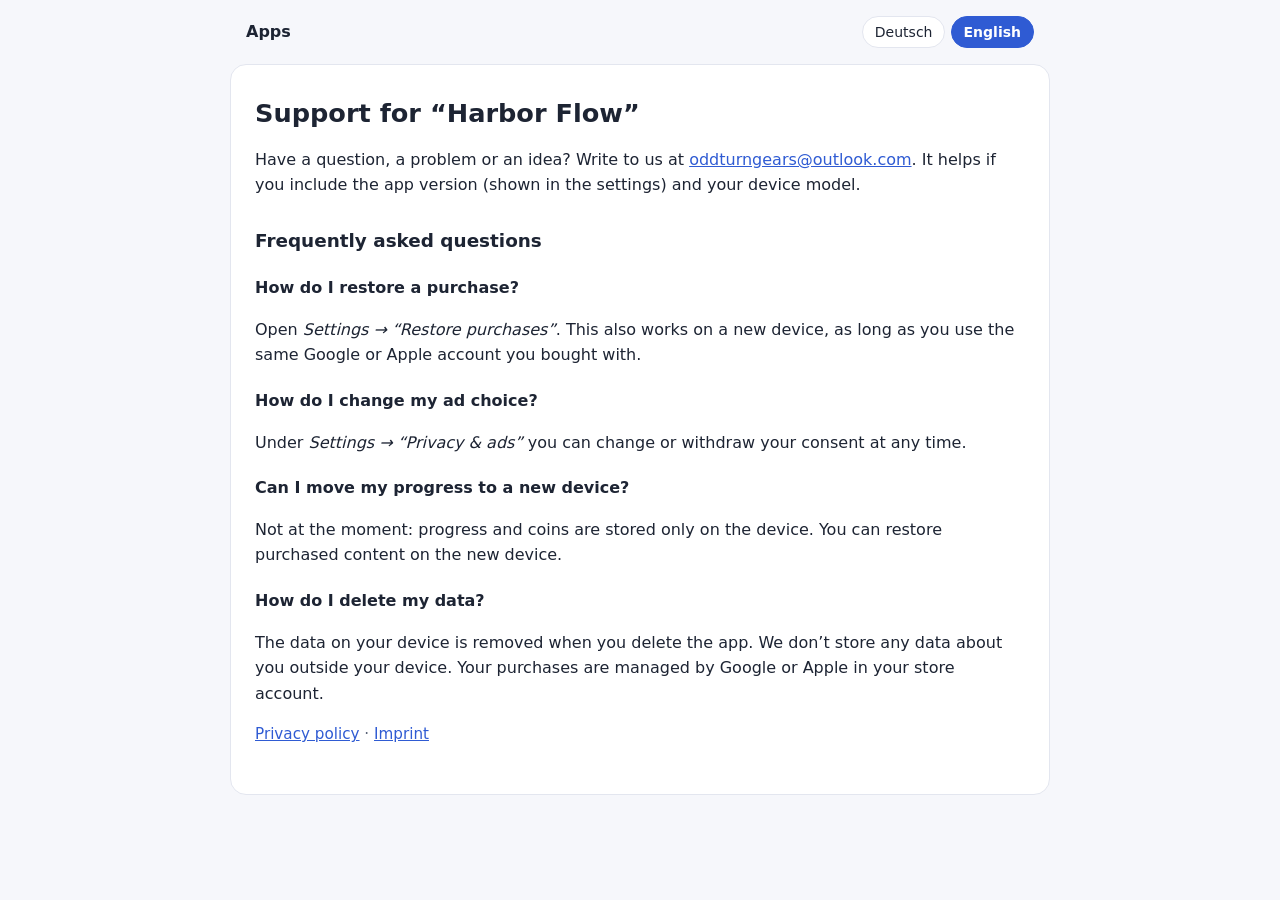
<file: docs/harborflow/support.html>
<!doctype html>
<html lang="de">
<head>
<meta charset="utf-8">
<meta name="viewport" content="width=device-width, initial-scale=1">
<title>Harbor Flow – Support</title>
<link rel="stylesheet" href="../style.css">
</head>
<body>
<header>
  <a class="home" href="../index.html">Apps</a>
  <nav class="lang" aria-label="Sprache / Language">
    <button type="button" data-lang="de">Deutsch</button>
    <button type="button" data-lang="en">English</button>
  </nav>
</header>
<main>
<section lang="de" class="de">
<h1>Support für „Harbor Flow“</h1>
<p>Du hast eine Frage, ein Problem oder eine Idee? Schreib uns an <a href="mailto:oddturngears@outlook.com">oddturngears@outlook.com</a>. Hilfreich sind die App-Version (steht in den Einstellungen) und dein Gerätemodell.</p>
<h2>Häufige Fragen</h2>
<h3>Wie stelle ich einen Kauf wieder her?</h3>
<p>Öffne <em>Einstellungen → „Käufe wiederherstellen“</em>. Das funktioniert auch auf einem neuen Gerät, solange du dasselbe Google- bzw. Apple-Konto nutzt wie beim Kauf.</p>
<h3>Wie ändere ich meine Entscheidung zur Werbung?</h3>
<p>Unter <em>Einstellungen → „Datenschutz &amp; Werbung“</em> kannst du deine Einwilligung jederzeit ändern oder widerrufen.</p>
<h3>Kann ich meinen Fortschritt auf ein neues Gerät mitnehmen?</h3>
<p>Derzeit nicht: Fortschritt und Münzen liegen nur auf dem Gerät. Gekaufte Inhalte kannst du auf dem neuen Gerät wiederherstellen.</p>
<h3>Wie lösche ich meine Daten?</h3>
<p>Die Daten auf deinem Gerät verschwinden, wenn du die App löschst. Außerhalb deines Geräts speichern wir keine Daten über dich. Deine Käufe verwaltet Google bzw. Apple in deinem Store-Konto.</p>
<p class="links"><a href="privacy.html">Datenschutzerklärung</a> · <a href="../imprint.html">Impressum</a></p>
</section>
<section lang="en" class="en">
<h1>Support for “Harbor Flow”</h1>
<p>Have a question, a problem or an idea? Write to us at <a href="mailto:oddturngears@outlook.com">oddturngears@outlook.com</a>. It helps if you include the app version (shown in the settings) and your device model.</p>
<h2>Frequently asked questions</h2>
<h3>How do I restore a purchase?</h3>
<p>Open <em>Settings → “Restore purchases”</em>. This also works on a new device, as long as you use the same Google or Apple account you bought with.</p>
<h3>How do I change my ad choice?</h3>
<p>Under <em>Settings → “Privacy &amp; ads”</em> you can change or withdraw your consent at any time.</p>
<h3>Can I move my progress to a new device?</h3>
<p>Not at the moment: progress and coins are stored only on the device. You can restore purchased content on the new device.</p>
<h3>How do I delete my data?</h3>
<p>The data on your device is removed when you delete the app. We don’t store any data about you outside your device. Your purchases are managed by Google or Apple in your store account.</p>
<p class="links"><a href="privacy.html">Privacy policy</a> · <a href="../imprint.html">Imprint</a></p>
</section>
</main>
<script>
(function () {
  var p = new URLSearchParams(location.search).get('lang');
  var lang = p || ((navigator.language || 'en').toLowerCase().indexOf('de') === 0 ? 'de' : 'en');
  function show(l) {
    document.documentElement.lang = l;
    document.body.setAttribute('data-lang', l);
    document.querySelectorAll('.lang button').forEach(function (b) {
      b.setAttribute('aria-pressed', b.getAttribute('data-lang') === l);
    });
  }
  document.querySelectorAll('.lang button').forEach(function (b) {
    b.addEventListener('click', function () { show(b.getAttribute('data-lang')); });
  });
  show(lang === 'de' ? 'de' : 'en');
})();
</script>
</body>
</html>
</file>
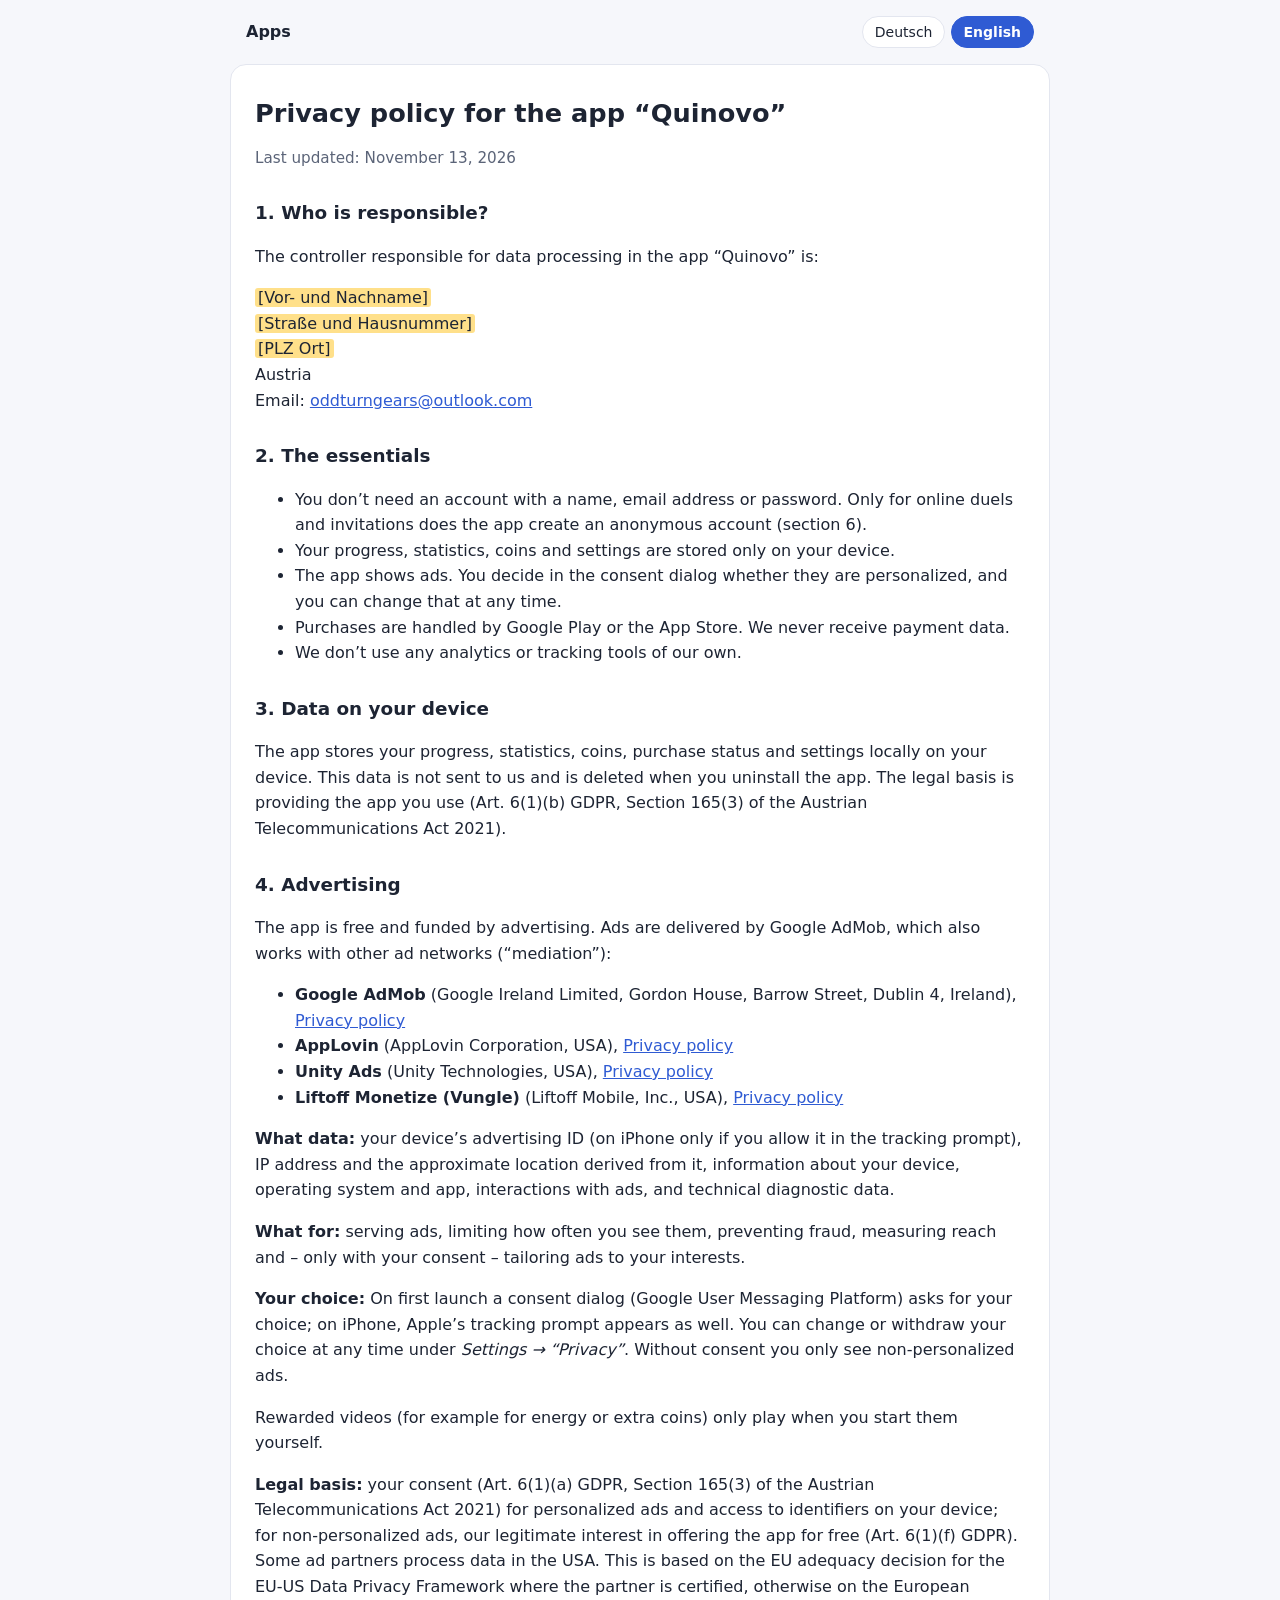
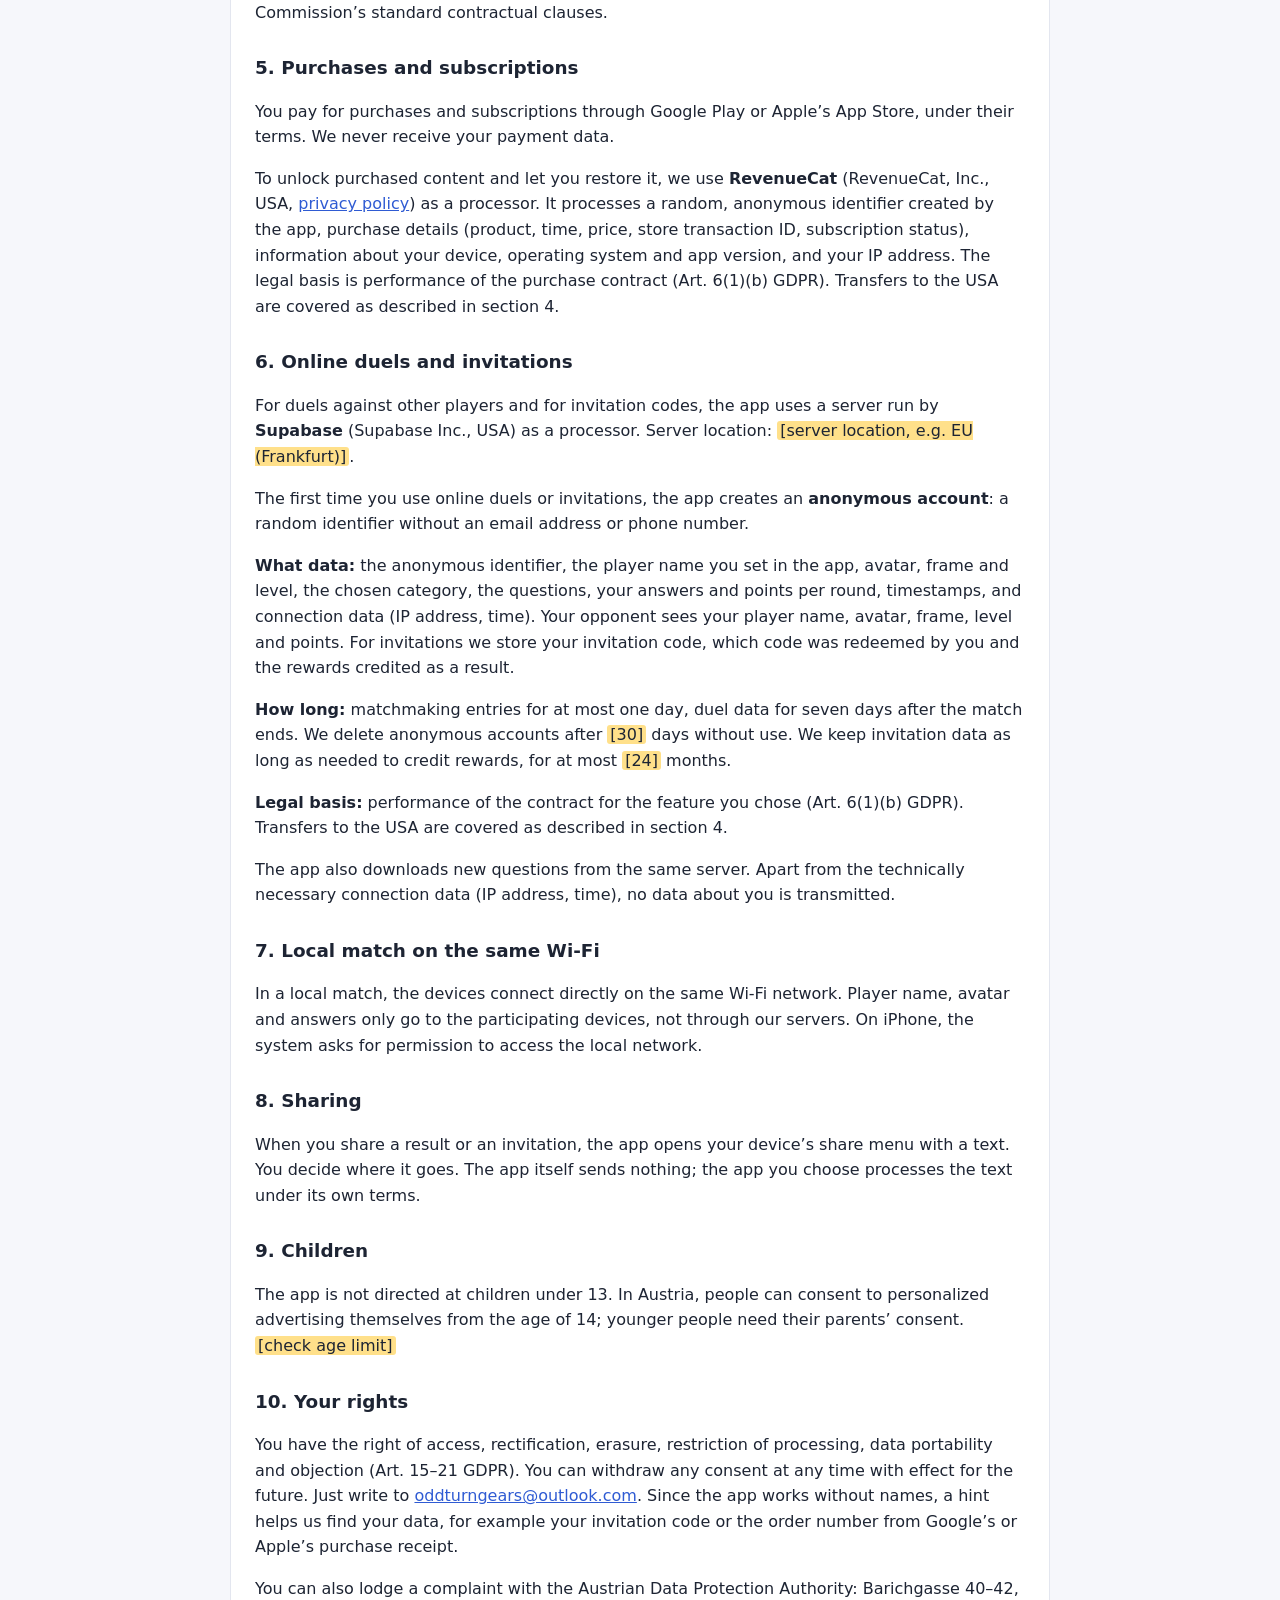
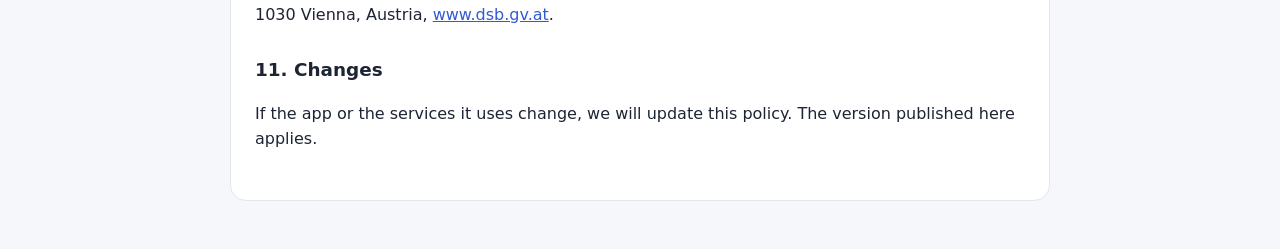
<file: docs/quinovo/privacy.html>
<!doctype html>
<html lang="de">
<head>
<meta charset="utf-8">
<meta name="viewport" content="width=device-width, initial-scale=1">
<title>Quinovo – Datenschutz / Privacy</title>
<link rel="stylesheet" href="../style.css">
</head>
<body>
<header>
  <a class="home" href="../index.html">Apps</a>
  <nav class="lang" aria-label="Sprache / Language">
    <button type="button" data-lang="de">Deutsch</button>
    <button type="button" data-lang="en">English</button>
  </nav>
</header>
<main>
<section lang="de" class="de">
<h1>Datenschutzerklärung für die App „Quinovo“</h1>
<p class="meta">Stand: 13.11.2026</p>
<h2>1. Wer ist verantwortlich?</h2>
<p>Verantwortlich für die Datenverarbeitung in der App „Quinovo“ ist:</p>
<p><mark class="todo">[Vor- und Nachname]</mark><br><mark class="todo">[Straße und Hausnummer]</mark><br><mark class="todo">[PLZ Ort]</mark><br>Österreich<br>E-Mail: <a href="mailto:oddturngears@outlook.com">oddturngears@outlook.com</a></p>
<h2>2. Das Wichtigste in Kürze</h2><ul>
<li>Du brauchst kein Konto mit Namen, E-Mail-Adresse oder Passwort. Nur für das Online-Duell und Einladungen legt die App ein anonymes Konto an (Abschnitt 6).</li>
<li>Fortschritt, Statistiken, Münzen und Einstellungen speichert die App nur auf deinem Gerät.</li>
<li>Die App zeigt Werbung. Ob sie personalisiert wird, entscheidest du im Einwilligungsdialog und kannst es jederzeit ändern.</li>
<li>Käufe wickeln Google Play bzw. der App Store ab. Zahlungsdaten erhalten wir nicht.</li>
<li>Wir setzen keine eigenen Analyse- oder Tracking-Werkzeuge ein.</li></ul>
<h2>3. Daten auf deinem Gerät</h2>
<p>Die App speichert deinen Fortschritt, Statistiken, Münzen, Käufe-Status und Einstellungen lokal auf deinem Gerät. Diese Daten werden nicht an uns übertragen. Wenn du die App löschst, werden sie ebenfalls gelöscht. Rechtsgrundlage ist die Bereitstellung der von dir genutzten App (Art. 6 Abs. 1 lit. b DSGVO, § 165 Abs. 3 TKG 2021).</p>
<h2>4. Werbung</h2>
<p>Die App ist kostenlos und finanziert sich über Werbung. Die Anzeigen liefert Google AdMob, das weitere Werbenetzwerke einbindet („Vermittlung“):</p>
<ul><li><strong>Google AdMob</strong> (Google Ireland Limited, Gordon House, Barrow Street, Dublin 4, Irland), <a href="https://policies.google.com/privacy">Datenschutzhinweise</a></li><li><strong>AppLovin</strong> (AppLovin Corporation, USA), <a href="https://www.applovin.com/privacy/">Datenschutzhinweise</a></li><li><strong>Unity Ads</strong> (Unity Technologies, USA), <a href="https://unity.com/legal/privacy-policy">Datenschutzhinweise</a></li><li><strong>Liftoff Monetize (Vungle)</strong> (Liftoff Mobile, Inc., USA), <a href="https://liftoff.io/privacy-policy/">Datenschutzhinweise</a></li></ul>
<p><strong>Welche Daten:</strong> Werbe-ID deines Geräts (auf dem iPhone nur mit deiner Erlaubnis in der Tracking-Abfrage), IP-Adresse und daraus der ungefähre Standort, Angaben zu Gerät, Betriebssystem und App, Interaktionen mit Anzeigen sowie technische Diagnosedaten.</p>
<p><strong>Wozu:</strong> Anzeigen ausspielen, ihre Häufigkeit begrenzen, Betrug verhindern, Reichweite messen und – nur mit deiner Einwilligung – Werbung auf deine Interessen zuschneiden.</p>
<p><strong>Deine Wahl:</strong> Beim ersten Start fragt dich ein Einwilligungsdialog (Google User Messaging Platform), auf dem iPhone zusätzlich die Tracking-Abfrage von Apple. Du kannst deine Entscheidung jederzeit unter <em>Einstellungen → „Datenschutz“</em> ändern oder widerrufen. Ohne Einwilligung siehst du nur nicht personalisierte Werbung.</p>
<p>Videos mit Belohnung (zum Beispiel für Energie oder zusätzliche Münzen) siehst du nur, wenn du sie selbst startest.</p>
<p><strong>Rechtsgrundlage:</strong> deine Einwilligung (Art. 6 Abs. 1 lit. a DSGVO, § 165 Abs. 3 TKG 2021) für personalisierte Werbung und den Zugriff auf Kennungen deines Geräts; für nicht personalisierte Werbung unser berechtigtes Interesse, die App kostenlos anzubieten (Art. 6 Abs. 1 lit. f DSGVO). Die Werbepartner verarbeiten die Daten teils in den USA. Grundlage ist der Angemessenheitsbeschluss zum EU-US Data Privacy Framework, soweit der Partner zertifiziert ist, sonst die Standardvertragsklauseln der EU-Kommission.</p>
<h2>5. Käufe und Abos</h2>
<p>Käufe und Abos bezahlst du über Google Play bzw. den App Store von Apple, nach deren Bedingungen. Deine Zahlungsdaten erhalten wir nicht.</p>
<p>Damit gekaufte Inhalte freigeschaltet werden und sich wiederherstellen lassen, nutzen wir <strong>RevenueCat</strong> (RevenueCat, Inc., USA, <a href="https://www.revenuecat.com/privacy">Datenschutzhinweise</a>) als Auftragsverarbeiter. Verarbeitet werden eine zufällige, anonyme Kennung, die die App erzeugt, Angaben zum Kauf (Produkt, Zeitpunkt, Preis, Transaktionsnummer des Stores, Abo-Status) sowie Angaben zu Gerät, Betriebssystem, App-Version und die IP-Adresse. Rechtsgrundlage ist die Erfüllung des Kaufvertrags (Art. 6 Abs. 1 lit. b DSGVO). Für die Übermittlung in die USA gilt das in Abschnitt 4 Gesagte.</p>
<h2>6. Online-Duell und Einladungen</h2>
<p>Für Duelle gegen andere Spielerinnen und Spieler und für Einladungscodes nutzt die App einen Server von <strong>Supabase</strong> (Supabase Inc., USA) als Auftragsverarbeiter. Standort der Server: <mark class="todo">[Serverstandort, z. B. EU (Frankfurt)]</mark>.</p>
<p>Wenn du das Online-Duell oder Einladungen zum ersten Mal nutzt, legt die App ein <strong>anonymes Konto</strong> an: eine zufällige Kennung ohne E-Mail-Adresse oder Telefonnummer.</p>
<p><strong>Welche Daten:</strong> die anonyme Kennung, der Spielname, den du in der App festlegst, Avatar, Rahmen und Level, die gewählte Kategorie, Fragen, deine Antworten und Punkte je Runde, Zeitpunkte sowie Verbindungsdaten (IP-Adresse, Zeitpunkt). Dein Gegenüber sieht deinen Spielnamen, Avatar, Rahmen, Level und deine Punkte. Bei Einladungen speichern wir deinen Einladungscode, welcher Code bei dir eingelöst wurde und die daraus gutgeschriebenen Belohnungen.</p>
<p><strong>Wie lange:</strong> Einträge der Spielersuche höchstens einen Tag, Duell-Daten sieben Tage nach Spielende. Anonyme Konten löschen wir nach <mark class="todo">[30]</mark> Tagen ohne Nutzung. Einladungsdaten speichern wir, solange sie für die Gutschrift nötig sind, längstens <mark class="todo">[24]</mark> Monate.</p>
<p><strong>Rechtsgrundlage:</strong> Erfüllung des Vertrags über die von dir gewählte Funktion (Art. 6 Abs. 1 lit. b DSGVO). Für die Übermittlung in die USA gilt das in Abschnitt 4 Gesagte.</p>
<p>Über denselben Server lädt die App neue Fragen. Dabei werden außer den technisch nötigen Verbindungsdaten (IP-Adresse, Zeitpunkt) keine Daten über dich übertragen.</p>
<h2>7. Lokales Match im selben WLAN</h2>
<p>Beim lokalen Match verbinden sich die Geräte direkt im selben WLAN. Spielname, Avatar und Antworten gehen nur an die beteiligten Geräte, nicht über unsere Server. Auf dem iPhone fragt das System dafür nach der Erlaubnis für das lokale Netzwerk.</p>
<h2>8. Teilen</h2>
<p>Wenn du ein Ergebnis oder eine Einladung teilst, öffnet die App das Teilen-Menü deines Geräts mit einem Text. Wohin du ihn schickst, entscheidest du. Die App selbst überträgt dabei nichts; die gewählte App verarbeitet den Text nach ihren eigenen Bedingungen.</p>
<h2>9. Kinder</h2>
<p>Die App richtet sich nicht an Kinder unter 13 Jahren. In Österreich kann man in personalisierte Werbung erst ab 14 Jahren selbst einwilligen; jüngere Personen brauchen dafür die Zustimmung der Eltern. <mark class="todo">[Altersgrenze prüfen]</mark></p>
<h2>10. Deine Rechte</h2>
<p>Du hast das Recht auf Auskunft, Berichtigung, Löschung, Einschränkung der Verarbeitung, Datenübertragbarkeit und Widerspruch (Art. 15–21 DSGVO). Eine erteilte Einwilligung kannst du jederzeit mit Wirkung für die Zukunft widerrufen. Schreib uns dazu an <a href="mailto:oddturngears@outlook.com">oddturngears@outlook.com</a>. Weil die App ohne Namen auskommt, hilft uns ein Hinweis, um deine Daten zu finden, zum Beispiel dein Einladungscode oder die Bestellnummer aus der Kaufbestätigung von Google oder Apple.</p>
<p>Du kannst dich außerdem bei der Österreichischen Datenschutzbehörde beschweren: Barichgasse 40–42, 1030 Wien, <a href="https://www.dsb.gv.at">www.dsb.gv.at</a>.</p>
<h2>11. Änderungen</h2>
<p>Wenn sich die App oder die eingesetzten Dienste ändern, passen wir diese Erklärung an. Es gilt die jeweils hier veröffentlichte Fassung.</p>
</section>
<section lang="en" class="en">
<h1>Privacy policy for the app “Quinovo”</h1>
<p class="meta">Last updated: November 13, 2026</p>
<h2>1. Who is responsible?</h2>
<p>The controller responsible for data processing in the app “Quinovo” is:</p>
<p><mark class="todo">[Vor- und Nachname]</mark><br><mark class="todo">[Straße und Hausnummer]</mark><br><mark class="todo">[PLZ Ort]</mark><br>Austria<br>Email: <a href="mailto:oddturngears@outlook.com">oddturngears@outlook.com</a></p>
<h2>2. The essentials</h2><ul>
<li>You don’t need an account with a name, email address or password. Only for online duels and invitations does the app create an anonymous account (section 6).</li>
<li>Your progress, statistics, coins and settings are stored only on your device.</li>
<li>The app shows ads. You decide in the consent dialog whether they are personalized, and you can change that at any time.</li>
<li>Purchases are handled by Google Play or the App Store. We never receive payment data.</li>
<li>We don’t use any analytics or tracking tools of our own.</li></ul>
<h2>3. Data on your device</h2>
<p>The app stores your progress, statistics, coins, purchase status and settings locally on your device. This data is not sent to us and is deleted when you uninstall the app. The legal basis is providing the app you use (Art. 6(1)(b) GDPR, Section 165(3) of the Austrian Telecommunications Act 2021).</p>
<h2>4. Advertising</h2>
<p>The app is free and funded by advertising. Ads are delivered by Google AdMob, which also works with other ad networks (“mediation”):</p>
<ul><li><strong>Google AdMob</strong> (Google Ireland Limited, Gordon House, Barrow Street, Dublin 4, Ireland), <a href="https://policies.google.com/privacy">Privacy policy</a></li><li><strong>AppLovin</strong> (AppLovin Corporation, USA), <a href="https://www.applovin.com/privacy/">Privacy policy</a></li><li><strong>Unity Ads</strong> (Unity Technologies, USA), <a href="https://unity.com/legal/privacy-policy">Privacy policy</a></li><li><strong>Liftoff Monetize (Vungle)</strong> (Liftoff Mobile, Inc., USA), <a href="https://liftoff.io/privacy-policy/">Privacy policy</a></li></ul>
<p><strong>What data:</strong> your device’s advertising ID (on iPhone only if you allow it in the tracking prompt), IP address and the approximate location derived from it, information about your device, operating system and app, interactions with ads, and technical diagnostic data.</p>
<p><strong>What for:</strong> serving ads, limiting how often you see them, preventing fraud, measuring reach and – only with your consent – tailoring ads to your interests.</p>
<p><strong>Your choice:</strong> On first launch a consent dialog (Google User Messaging Platform) asks for your choice; on iPhone, Apple’s tracking prompt appears as well. You can change or withdraw your choice at any time under <em>Settings → “Privacy”</em>. Without consent you only see non-personalized ads.</p>
<p>Rewarded videos (for example for energy or extra coins) only play when you start them yourself.</p>
<p><strong>Legal basis:</strong> your consent (Art. 6(1)(a) GDPR, Section 165(3) of the Austrian Telecommunications Act 2021) for personalized ads and access to identifiers on your device; for non-personalized ads, our legitimate interest in offering the app for free (Art. 6(1)(f) GDPR). Some ad partners process data in the USA. This is based on the EU adequacy decision for the EU-US Data Privacy Framework where the partner is certified, otherwise on the European Commission’s standard contractual clauses.</p>
<h2>5. Purchases and subscriptions</h2>
<p>You pay for purchases and subscriptions through Google Play or Apple’s App Store, under their terms. We never receive your payment data.</p>
<p>To unlock purchased content and let you restore it, we use <strong>RevenueCat</strong> (RevenueCat, Inc., USA, <a href="https://www.revenuecat.com/privacy">privacy policy</a>) as a processor. It processes a random, anonymous identifier created by the app, purchase details (product, time, price, store transaction ID, subscription status), information about your device, operating system and app version, and your IP address. The legal basis is performance of the purchase contract (Art. 6(1)(b) GDPR). Transfers to the USA are covered as described in section 4.</p>
<h2>6. Online duels and invitations</h2>
<p>For duels against other players and for invitation codes, the app uses a server run by <strong>Supabase</strong> (Supabase Inc., USA) as a processor. Server location: <mark class="todo">[server location, e.g. EU (Frankfurt)]</mark>.</p>
<p>The first time you use online duels or invitations, the app creates an <strong>anonymous account</strong>: a random identifier without an email address or phone number.</p>
<p><strong>What data:</strong> the anonymous identifier, the player name you set in the app, avatar, frame and level, the chosen category, the questions, your answers and points per round, timestamps, and connection data (IP address, time). Your opponent sees your player name, avatar, frame, level and points. For invitations we store your invitation code, which code was redeemed by you and the rewards credited as a result.</p>
<p><strong>How long:</strong> matchmaking entries for at most one day, duel data for seven days after the match ends. We delete anonymous accounts after <mark class="todo">[30]</mark> days without use. We keep invitation data as long as needed to credit rewards, for at most <mark class="todo">[24]</mark> months.</p>
<p><strong>Legal basis:</strong> performance of the contract for the feature you chose (Art. 6(1)(b) GDPR). Transfers to the USA are covered as described in section 4.</p>
<p>The app also downloads new questions from the same server. Apart from the technically necessary connection data (IP address, time), no data about you is transmitted.</p>
<h2>7. Local match on the same Wi-Fi</h2>
<p>In a local match, the devices connect directly on the same Wi-Fi network. Player name, avatar and answers only go to the participating devices, not through our servers. On iPhone, the system asks for permission to access the local network.</p>
<h2>8. Sharing</h2>
<p>When you share a result or an invitation, the app opens your device’s share menu with a text. You decide where it goes. The app itself sends nothing; the app you choose processes the text under its own terms.</p>
<h2>9. Children</h2>
<p>The app is not directed at children under 13. In Austria, people can consent to personalized advertising themselves from the age of 14; younger people need their parents’ consent. <mark class="todo">[check age limit]</mark></p>
<h2>10. Your rights</h2>
<p>You have the right of access, rectification, erasure, restriction of processing, data portability and objection (Art. 15–21 GDPR). You can withdraw any consent at any time with effect for the future. Just write to <a href="mailto:oddturngears@outlook.com">oddturngears@outlook.com</a>. Since the app works without names, a hint helps us find your data, for example your invitation code or the order number from Google’s or Apple’s purchase receipt.</p>
<p>You can also lodge a complaint with the Austrian Data Protection Authority: Barichgasse 40–42, 1030 Vienna, Austria, <a href="https://www.dsb.gv.at">www.dsb.gv.at</a>.</p>
<h2>11. Changes</h2>
<p>If the app or the services it uses change, we will update this policy. The version published here applies.</p>
</section>
</main>
<script>
(function () {
  var p = new URLSearchParams(location.search).get('lang');
  var lang = p || ((navigator.language || 'en').toLowerCase().indexOf('de') === 0 ? 'de' : 'en');
  function show(l) {
    document.documentElement.lang = l;
    document.body.setAttribute('data-lang', l);
    document.querySelectorAll('.lang button').forEach(function (b) {
      b.setAttribute('aria-pressed', b.getAttribute('data-lang') === l);
    });
  }
  document.querySelectorAll('.lang button').forEach(function (b) {
    b.addEventListener('click', function () { show(b.getAttribute('data-lang')); });
  });
  show(lang === 'de' ? 'de' : 'en');
})();
</script>
</body>
</html>
</file>
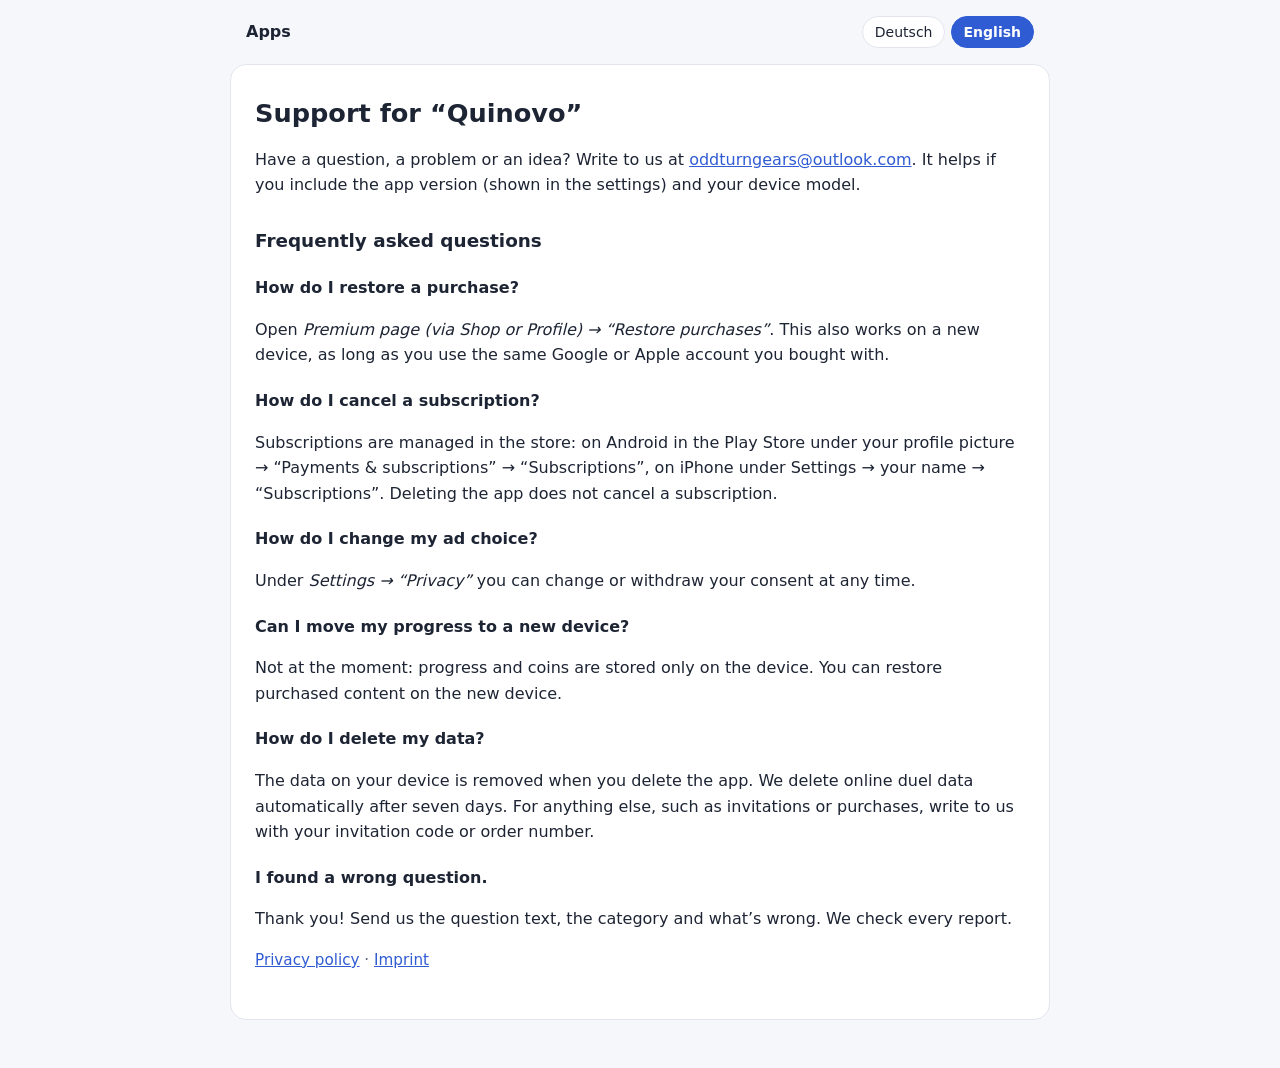
<file: docs/quinovo/support.html>
<!doctype html>
<html lang="de">
<head>
<meta charset="utf-8">
<meta name="viewport" content="width=device-width, initial-scale=1">
<title>Quinovo – Support</title>
<link rel="stylesheet" href="../style.css">
</head>
<body>
<header>
  <a class="home" href="../index.html">Apps</a>
  <nav class="lang" aria-label="Sprache / Language">
    <button type="button" data-lang="de">Deutsch</button>
    <button type="button" data-lang="en">English</button>
  </nav>
</header>
<main>
<section lang="de" class="de">
<h1>Support für „Quinovo“</h1>
<p>Du hast eine Frage, ein Problem oder eine Idee? Schreib uns an <a href="mailto:oddturngears@outlook.com">oddturngears@outlook.com</a>. Hilfreich sind die App-Version (steht in den Einstellungen) und dein Gerätemodell.</p>
<h2>Häufige Fragen</h2>
<h3>Wie stelle ich einen Kauf wieder her?</h3>
<p>Öffne <em>Premium-Seite (über Shop oder Profil) → „Käufe wiederherstellen“</em>. Das funktioniert auch auf einem neuen Gerät, solange du dasselbe Google- bzw. Apple-Konto nutzt wie beim Kauf.</p>
<h3>Wie kündige ich ein Abo?</h3>
<p>Abos kündigst du im Store: auf Android im Play Store unter Profilbild → „Zahlungen und Abos“ → „Abos“, auf dem iPhone unter Einstellungen → dein Name → „Abonnements“. Das Löschen der App kündigt kein Abo.</p>
<h3>Wie ändere ich meine Entscheidung zur Werbung?</h3>
<p>Unter <em>Einstellungen → „Datenschutz“</em> kannst du deine Einwilligung jederzeit ändern oder widerrufen.</p>
<h3>Kann ich meinen Fortschritt auf ein neues Gerät mitnehmen?</h3>
<p>Derzeit nicht: Fortschritt und Münzen liegen nur auf dem Gerät. Gekaufte Inhalte kannst du auf dem neuen Gerät wiederherstellen.</p>
<h3>Wie lösche ich meine Daten?</h3>
<p>Die Daten auf deinem Gerät verschwinden, wenn du die App löschst. Daten aus Online-Duellen löschen wir automatisch nach sieben Tagen. Für alles Weitere, etwa Einladungen oder Käufe, schreib uns mit deinem Einladungscode bzw. der Bestellnummer.</p>
<h3>Mir ist eine falsche Frage aufgefallen.</h3>
<p>Danke! Schreib uns den Fragetext, die Kategorie und was nicht stimmt. Wir prüfen jede Meldung.</p>
<p class="links"><a href="privacy.html">Datenschutzerklärung</a> · <a href="../imprint.html">Impressum</a></p>
</section>
<section lang="en" class="en">
<h1>Support for “Quinovo”</h1>
<p>Have a question, a problem or an idea? Write to us at <a href="mailto:oddturngears@outlook.com">oddturngears@outlook.com</a>. It helps if you include the app version (shown in the settings) and your device model.</p>
<h2>Frequently asked questions</h2>
<h3>How do I restore a purchase?</h3>
<p>Open <em>Premium page (via Shop or Profile) → “Restore purchases”</em>. This also works on a new device, as long as you use the same Google or Apple account you bought with.</p>
<h3>How do I cancel a subscription?</h3>
<p>Subscriptions are managed in the store: on Android in the Play Store under your profile picture → “Payments & subscriptions” → “Subscriptions”, on iPhone under Settings → your name → “Subscriptions”. Deleting the app does not cancel a subscription.</p>
<h3>How do I change my ad choice?</h3>
<p>Under <em>Settings → “Privacy”</em> you can change or withdraw your consent at any time.</p>
<h3>Can I move my progress to a new device?</h3>
<p>Not at the moment: progress and coins are stored only on the device. You can restore purchased content on the new device.</p>
<h3>How do I delete my data?</h3>
<p>The data on your device is removed when you delete the app. We delete online duel data automatically after seven days. For anything else, such as invitations or purchases, write to us with your invitation code or order number.</p>
<h3>I found a wrong question.</h3>
<p>Thank you! Send us the question text, the category and what’s wrong. We check every report.</p>
<p class="links"><a href="privacy.html">Privacy policy</a> · <a href="../imprint.html">Imprint</a></p>
</section>
</main>
<script>
(function () {
  var p = new URLSearchParams(location.search).get('lang');
  var lang = p || ((navigator.language || 'en').toLowerCase().indexOf('de') === 0 ? 'de' : 'en');
  function show(l) {
    document.documentElement.lang = l;
    document.body.setAttribute('data-lang', l);
    document.querySelectorAll('.lang button').forEach(function (b) {
      b.setAttribute('aria-pressed', b.getAttribute('data-lang') === l);
    });
  }
  document.querySelectorAll('.lang button').forEach(function (b) {
    b.addEventListener('click', function () { show(b.getAttribute('data-lang')); });
  });
  show(lang === 'de' ? 'de' : 'en');
})();
</script>
</body>
</html>
</file>
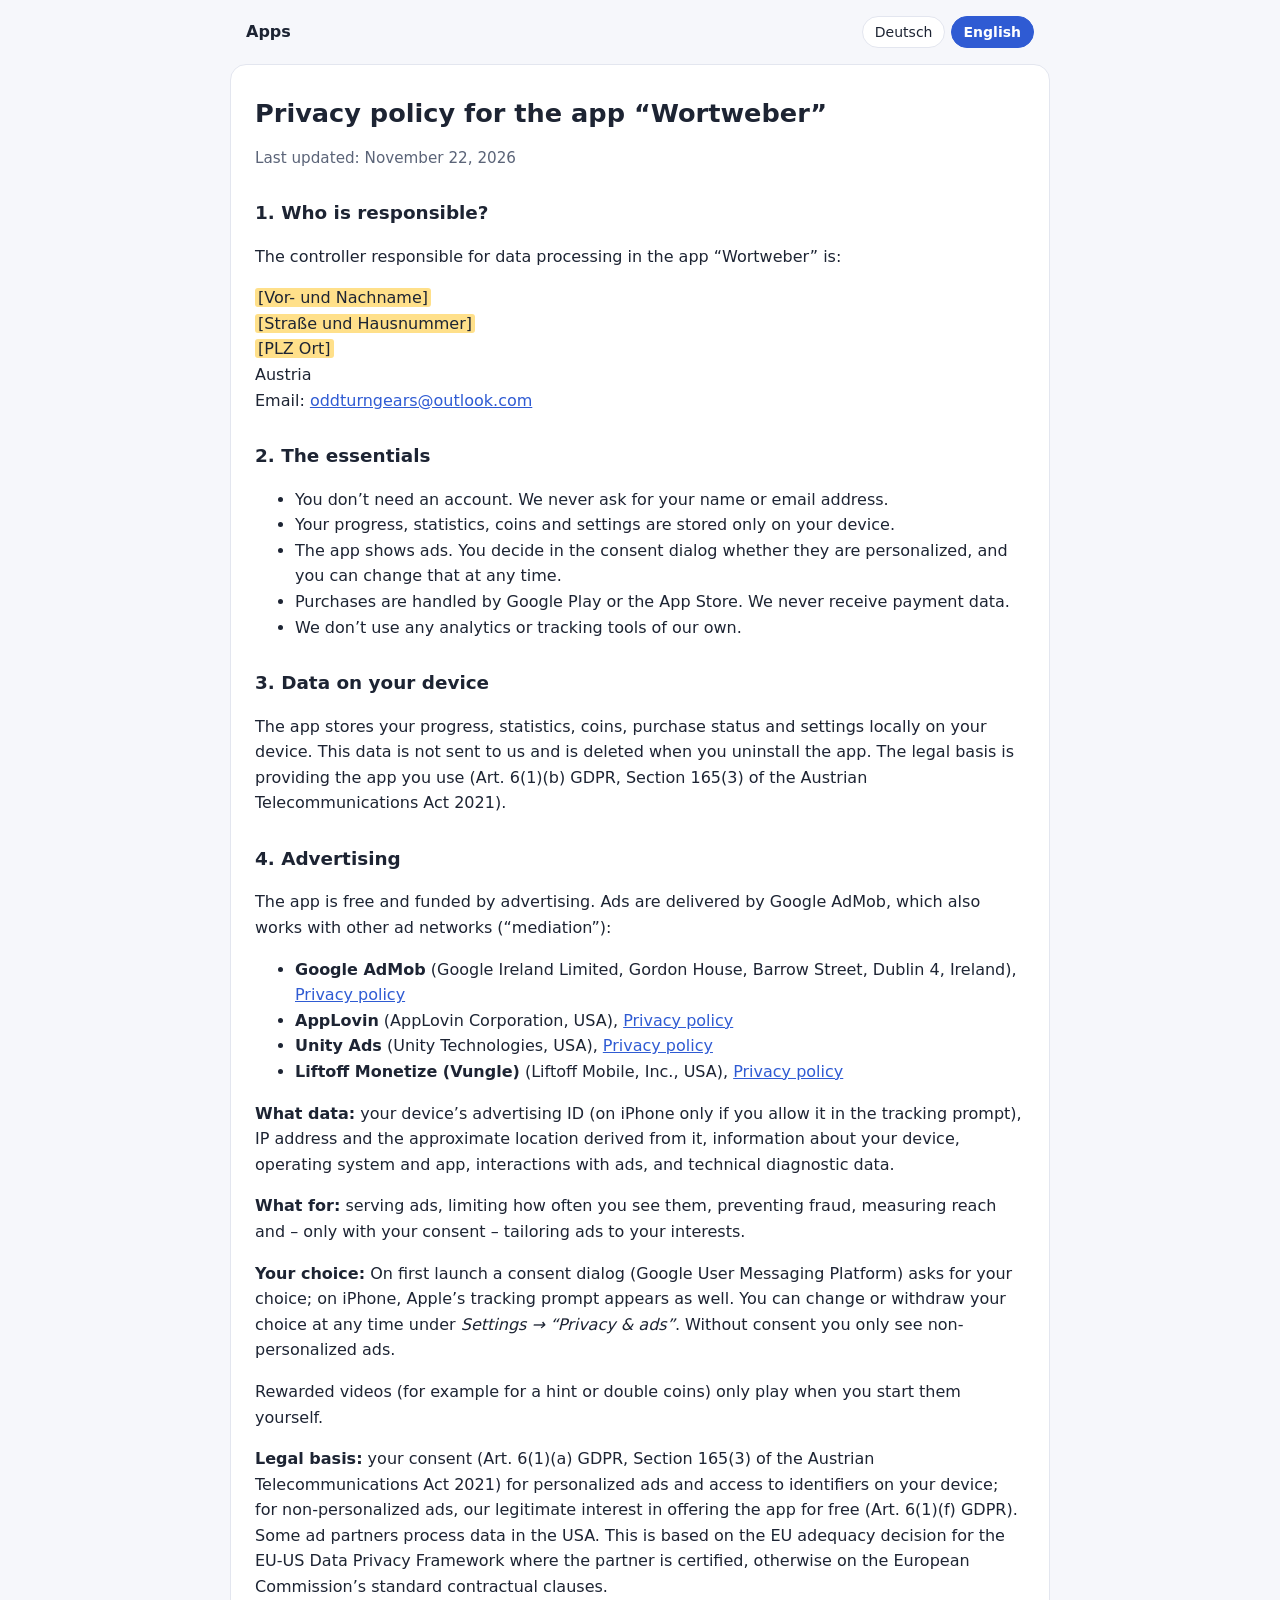
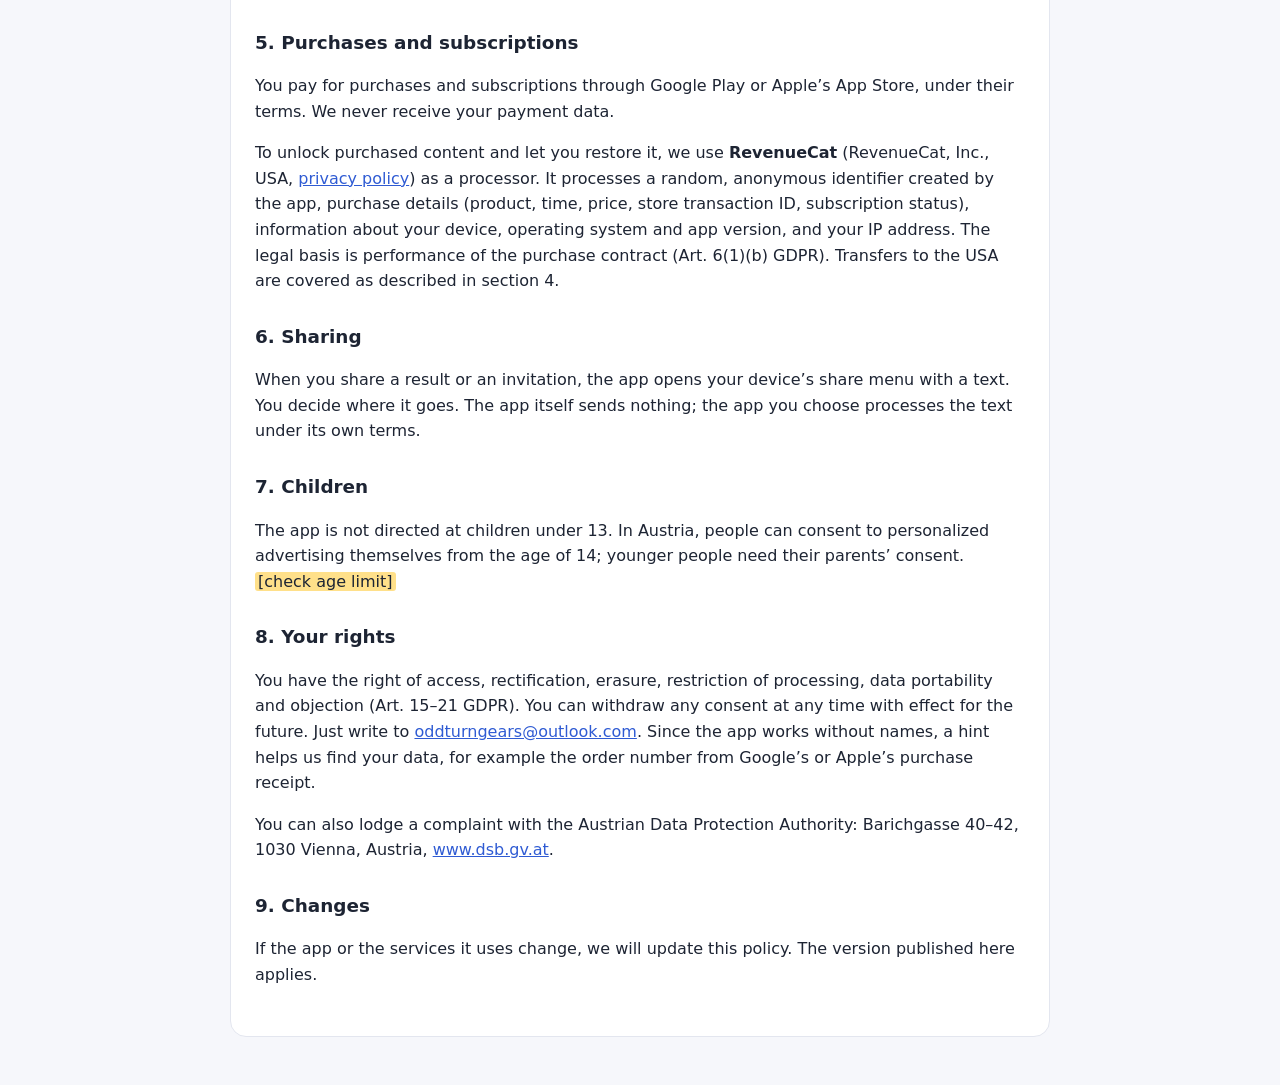
<file: docs/wortweber/privacy.html>
<!doctype html>
<html lang="de">
<head>
<meta charset="utf-8">
<meta name="viewport" content="width=device-width, initial-scale=1">
<title>Wortweber – Datenschutz / Privacy</title>
<link rel="stylesheet" href="../style.css">
</head>
<body>
<header>
  <a class="home" href="../index.html">Apps</a>
  <nav class="lang" aria-label="Sprache / Language">
    <button type="button" data-lang="de">Deutsch</button>
    <button type="button" data-lang="en">English</button>
  </nav>
</header>
<main>
<section lang="de" class="de">
<h1>Datenschutzerklärung für die App „Wortweber“</h1>
<p class="meta">Stand: 22.11.2026</p>
<h2>1. Wer ist verantwortlich?</h2>
<p>Verantwortlich für die Datenverarbeitung in der App „Wortweber“ ist:</p>
<p><mark class="todo">[Vor- und Nachname]</mark><br><mark class="todo">[Straße und Hausnummer]</mark><br><mark class="todo">[PLZ Ort]</mark><br>Österreich<br>E-Mail: <a href="mailto:oddturngears@outlook.com">oddturngears@outlook.com</a></p>
<h2>2. Das Wichtigste in Kürze</h2><ul>
<li>Du brauchst kein Konto. Wir fragen weder Namen noch E-Mail-Adresse ab.</li>
<li>Fortschritt, Statistiken, Münzen und Einstellungen speichert die App nur auf deinem Gerät.</li>
<li>Die App zeigt Werbung. Ob sie personalisiert wird, entscheidest du im Einwilligungsdialog und kannst es jederzeit ändern.</li>
<li>Käufe wickeln Google Play bzw. der App Store ab. Zahlungsdaten erhalten wir nicht.</li>
<li>Wir setzen keine eigenen Analyse- oder Tracking-Werkzeuge ein.</li></ul>
<h2>3. Daten auf deinem Gerät</h2>
<p>Die App speichert deinen Fortschritt, Statistiken, Münzen, Käufe-Status und Einstellungen lokal auf deinem Gerät. Diese Daten werden nicht an uns übertragen. Wenn du die App löschst, werden sie ebenfalls gelöscht. Rechtsgrundlage ist die Bereitstellung der von dir genutzten App (Art. 6 Abs. 1 lit. b DSGVO, § 165 Abs. 3 TKG 2021).</p>
<h2>4. Werbung</h2>
<p>Die App ist kostenlos und finanziert sich über Werbung. Die Anzeigen liefert Google AdMob, das weitere Werbenetzwerke einbindet („Vermittlung“):</p>
<ul><li><strong>Google AdMob</strong> (Google Ireland Limited, Gordon House, Barrow Street, Dublin 4, Irland), <a href="https://policies.google.com/privacy">Datenschutzhinweise</a></li><li><strong>AppLovin</strong> (AppLovin Corporation, USA), <a href="https://www.applovin.com/privacy/">Datenschutzhinweise</a></li><li><strong>Unity Ads</strong> (Unity Technologies, USA), <a href="https://unity.com/legal/privacy-policy">Datenschutzhinweise</a></li><li><strong>Liftoff Monetize (Vungle)</strong> (Liftoff Mobile, Inc., USA), <a href="https://liftoff.io/privacy-policy/">Datenschutzhinweise</a></li></ul>
<p><strong>Welche Daten:</strong> Werbe-ID deines Geräts (auf dem iPhone nur mit deiner Erlaubnis in der Tracking-Abfrage), IP-Adresse und daraus der ungefähre Standort, Angaben zu Gerät, Betriebssystem und App, Interaktionen mit Anzeigen sowie technische Diagnosedaten.</p>
<p><strong>Wozu:</strong> Anzeigen ausspielen, ihre Häufigkeit begrenzen, Betrug verhindern, Reichweite messen und – nur mit deiner Einwilligung – Werbung auf deine Interessen zuschneiden.</p>
<p><strong>Deine Wahl:</strong> Beim ersten Start fragt dich ein Einwilligungsdialog (Google User Messaging Platform), auf dem iPhone zusätzlich die Tracking-Abfrage von Apple. Du kannst deine Entscheidung jederzeit unter <em>Einstellungen → „Datenschutz &amp; Werbung“</em> ändern oder widerrufen. Ohne Einwilligung siehst du nur nicht personalisierte Werbung.</p>
<p>Videos mit Belohnung (zum Beispiel für einen Hinweis oder doppelte Coins) siehst du nur, wenn du sie selbst startest.</p>
<p><strong>Rechtsgrundlage:</strong> deine Einwilligung (Art. 6 Abs. 1 lit. a DSGVO, § 165 Abs. 3 TKG 2021) für personalisierte Werbung und den Zugriff auf Kennungen deines Geräts; für nicht personalisierte Werbung unser berechtigtes Interesse, die App kostenlos anzubieten (Art. 6 Abs. 1 lit. f DSGVO). Die Werbepartner verarbeiten die Daten teils in den USA. Grundlage ist der Angemessenheitsbeschluss zum EU-US Data Privacy Framework, soweit der Partner zertifiziert ist, sonst die Standardvertragsklauseln der EU-Kommission.</p>
<h2>5. Käufe und Abos</h2>
<p>Käufe und Abos bezahlst du über Google Play bzw. den App Store von Apple, nach deren Bedingungen. Deine Zahlungsdaten erhalten wir nicht.</p>
<p>Damit gekaufte Inhalte freigeschaltet werden und sich wiederherstellen lassen, nutzen wir <strong>RevenueCat</strong> (RevenueCat, Inc., USA, <a href="https://www.revenuecat.com/privacy">Datenschutzhinweise</a>) als Auftragsverarbeiter. Verarbeitet werden eine zufällige, anonyme Kennung, die die App erzeugt, Angaben zum Kauf (Produkt, Zeitpunkt, Preis, Transaktionsnummer des Stores, Abo-Status) sowie Angaben zu Gerät, Betriebssystem, App-Version und die IP-Adresse. Rechtsgrundlage ist die Erfüllung des Kaufvertrags (Art. 6 Abs. 1 lit. b DSGVO). Für die Übermittlung in die USA gilt das in Abschnitt 4 Gesagte.</p>
<h2>6. Teilen</h2>
<p>Wenn du ein Ergebnis oder eine Einladung teilst, öffnet die App das Teilen-Menü deines Geräts mit einem Text. Wohin du ihn schickst, entscheidest du. Die App selbst überträgt dabei nichts; die gewählte App verarbeitet den Text nach ihren eigenen Bedingungen.</p>
<h2>7. Kinder</h2>
<p>Die App richtet sich nicht an Kinder unter 13 Jahren. In Österreich kann man in personalisierte Werbung erst ab 14 Jahren selbst einwilligen; jüngere Personen brauchen dafür die Zustimmung der Eltern. <mark class="todo">[Altersgrenze prüfen]</mark></p>
<h2>8. Deine Rechte</h2>
<p>Du hast das Recht auf Auskunft, Berichtigung, Löschung, Einschränkung der Verarbeitung, Datenübertragbarkeit und Widerspruch (Art. 15–21 DSGVO). Eine erteilte Einwilligung kannst du jederzeit mit Wirkung für die Zukunft widerrufen. Schreib uns dazu an <a href="mailto:oddturngears@outlook.com">oddturngears@outlook.com</a>. Weil die App ohne Namen auskommt, hilft uns ein Hinweis, um deine Daten zu finden, zum Beispiel die Bestellnummer aus der Kaufbestätigung von Google oder Apple.</p>
<p>Du kannst dich außerdem bei der Österreichischen Datenschutzbehörde beschweren: Barichgasse 40–42, 1030 Wien, <a href="https://www.dsb.gv.at">www.dsb.gv.at</a>.</p>
<h2>9. Änderungen</h2>
<p>Wenn sich die App oder die eingesetzten Dienste ändern, passen wir diese Erklärung an. Es gilt die jeweils hier veröffentlichte Fassung.</p>
</section>
<section lang="en" class="en">
<h1>Privacy policy for the app “Wortweber”</h1>
<p class="meta">Last updated: November 22, 2026</p>
<h2>1. Who is responsible?</h2>
<p>The controller responsible for data processing in the app “Wortweber” is:</p>
<p><mark class="todo">[Vor- und Nachname]</mark><br><mark class="todo">[Straße und Hausnummer]</mark><br><mark class="todo">[PLZ Ort]</mark><br>Austria<br>Email: <a href="mailto:oddturngears@outlook.com">oddturngears@outlook.com</a></p>
<h2>2. The essentials</h2><ul>
<li>You don’t need an account. We never ask for your name or email address.</li>
<li>Your progress, statistics, coins and settings are stored only on your device.</li>
<li>The app shows ads. You decide in the consent dialog whether they are personalized, and you can change that at any time.</li>
<li>Purchases are handled by Google Play or the App Store. We never receive payment data.</li>
<li>We don’t use any analytics or tracking tools of our own.</li></ul>
<h2>3. Data on your device</h2>
<p>The app stores your progress, statistics, coins, purchase status and settings locally on your device. This data is not sent to us and is deleted when you uninstall the app. The legal basis is providing the app you use (Art. 6(1)(b) GDPR, Section 165(3) of the Austrian Telecommunications Act 2021).</p>
<h2>4. Advertising</h2>
<p>The app is free and funded by advertising. Ads are delivered by Google AdMob, which also works with other ad networks (“mediation”):</p>
<ul><li><strong>Google AdMob</strong> (Google Ireland Limited, Gordon House, Barrow Street, Dublin 4, Ireland), <a href="https://policies.google.com/privacy">Privacy policy</a></li><li><strong>AppLovin</strong> (AppLovin Corporation, USA), <a href="https://www.applovin.com/privacy/">Privacy policy</a></li><li><strong>Unity Ads</strong> (Unity Technologies, USA), <a href="https://unity.com/legal/privacy-policy">Privacy policy</a></li><li><strong>Liftoff Monetize (Vungle)</strong> (Liftoff Mobile, Inc., USA), <a href="https://liftoff.io/privacy-policy/">Privacy policy</a></li></ul>
<p><strong>What data:</strong> your device’s advertising ID (on iPhone only if you allow it in the tracking prompt), IP address and the approximate location derived from it, information about your device, operating system and app, interactions with ads, and technical diagnostic data.</p>
<p><strong>What for:</strong> serving ads, limiting how often you see them, preventing fraud, measuring reach and – only with your consent – tailoring ads to your interests.</p>
<p><strong>Your choice:</strong> On first launch a consent dialog (Google User Messaging Platform) asks for your choice; on iPhone, Apple’s tracking prompt appears as well. You can change or withdraw your choice at any time under <em>Settings → “Privacy &amp; ads”</em>. Without consent you only see non-personalized ads.</p>
<p>Rewarded videos (for example for a hint or double coins) only play when you start them yourself.</p>
<p><strong>Legal basis:</strong> your consent (Art. 6(1)(a) GDPR, Section 165(3) of the Austrian Telecommunications Act 2021) for personalized ads and access to identifiers on your device; for non-personalized ads, our legitimate interest in offering the app for free (Art. 6(1)(f) GDPR). Some ad partners process data in the USA. This is based on the EU adequacy decision for the EU-US Data Privacy Framework where the partner is certified, otherwise on the European Commission’s standard contractual clauses.</p>
<h2>5. Purchases and subscriptions</h2>
<p>You pay for purchases and subscriptions through Google Play or Apple’s App Store, under their terms. We never receive your payment data.</p>
<p>To unlock purchased content and let you restore it, we use <strong>RevenueCat</strong> (RevenueCat, Inc., USA, <a href="https://www.revenuecat.com/privacy">privacy policy</a>) as a processor. It processes a random, anonymous identifier created by the app, purchase details (product, time, price, store transaction ID, subscription status), information about your device, operating system and app version, and your IP address. The legal basis is performance of the purchase contract (Art. 6(1)(b) GDPR). Transfers to the USA are covered as described in section 4.</p>
<h2>6. Sharing</h2>
<p>When you share a result or an invitation, the app opens your device’s share menu with a text. You decide where it goes. The app itself sends nothing; the app you choose processes the text under its own terms.</p>
<h2>7. Children</h2>
<p>The app is not directed at children under 13. In Austria, people can consent to personalized advertising themselves from the age of 14; younger people need their parents’ consent. <mark class="todo">[check age limit]</mark></p>
<h2>8. Your rights</h2>
<p>You have the right of access, rectification, erasure, restriction of processing, data portability and objection (Art. 15–21 GDPR). You can withdraw any consent at any time with effect for the future. Just write to <a href="mailto:oddturngears@outlook.com">oddturngears@outlook.com</a>. Since the app works without names, a hint helps us find your data, for example the order number from Google’s or Apple’s purchase receipt.</p>
<p>You can also lodge a complaint with the Austrian Data Protection Authority: Barichgasse 40–42, 1030 Vienna, Austria, <a href="https://www.dsb.gv.at">www.dsb.gv.at</a>.</p>
<h2>9. Changes</h2>
<p>If the app or the services it uses change, we will update this policy. The version published here applies.</p>
</section>
</main>
<script>
(function () {
  var p = new URLSearchParams(location.search).get('lang');
  var lang = p || ((navigator.language || 'en').toLowerCase().indexOf('de') === 0 ? 'de' : 'en');
  function show(l) {
    document.documentElement.lang = l;
    document.body.setAttribute('data-lang', l);
    document.querySelectorAll('.lang button').forEach(function (b) {
      b.setAttribute('aria-pressed', b.getAttribute('data-lang') === l);
    });
  }
  document.querySelectorAll('.lang button').forEach(function (b) {
    b.addEventListener('click', function () { show(b.getAttribute('data-lang')); });
  });
  show(lang === 'de' ? 'de' : 'en');
})();
</script>
</body>
</html>
</file>
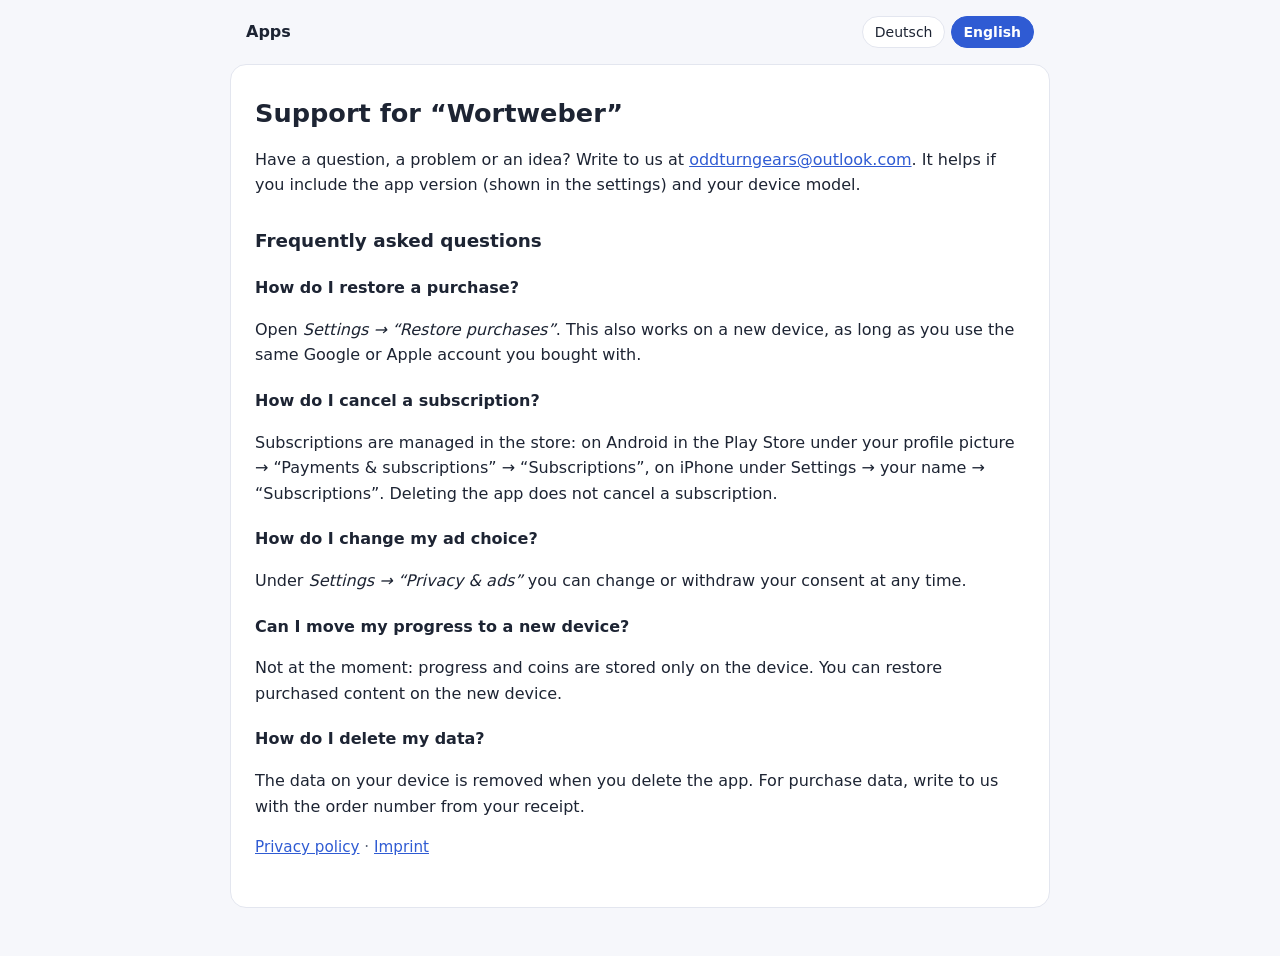
<file: docs/wortweber/support.html>
<!doctype html>
<html lang="de">
<head>
<meta charset="utf-8">
<meta name="viewport" content="width=device-width, initial-scale=1">
<title>Wortweber – Support</title>
<link rel="stylesheet" href="../style.css">
</head>
<body>
<header>
  <a class="home" href="../index.html">Apps</a>
  <nav class="lang" aria-label="Sprache / Language">
    <button type="button" data-lang="de">Deutsch</button>
    <button type="button" data-lang="en">English</button>
  </nav>
</header>
<main>
<section lang="de" class="de">
<h1>Support für „Wortweber“</h1>
<p>Du hast eine Frage, ein Problem oder eine Idee? Schreib uns an <a href="mailto:oddturngears@outlook.com">oddturngears@outlook.com</a>. Hilfreich sind die App-Version (steht in den Einstellungen) und dein Gerätemodell.</p>
<h2>Häufige Fragen</h2>
<h3>Wie stelle ich einen Kauf wieder her?</h3>
<p>Öffne <em>Einstellungen → „Käufe wiederherstellen“</em>. Das funktioniert auch auf einem neuen Gerät, solange du dasselbe Google- bzw. Apple-Konto nutzt wie beim Kauf.</p>
<h3>Wie kündige ich ein Abo?</h3>
<p>Abos kündigst du im Store: auf Android im Play Store unter Profilbild → „Zahlungen und Abos“ → „Abos“, auf dem iPhone unter Einstellungen → dein Name → „Abonnements“. Das Löschen der App kündigt kein Abo.</p>
<h3>Wie ändere ich meine Entscheidung zur Werbung?</h3>
<p>Unter <em>Einstellungen → „Datenschutz &amp; Werbung“</em> kannst du deine Einwilligung jederzeit ändern oder widerrufen.</p>
<h3>Kann ich meinen Fortschritt auf ein neues Gerät mitnehmen?</h3>
<p>Derzeit nicht: Fortschritt und Münzen liegen nur auf dem Gerät. Gekaufte Inhalte kannst du auf dem neuen Gerät wiederherstellen.</p>
<h3>Wie lösche ich meine Daten?</h3>
<p>Die Daten auf deinem Gerät verschwinden, wenn du die App löschst. Für Daten zu Käufen schreib uns mit der Bestellnummer aus der Kaufbestätigung.</p>
<p class="links"><a href="privacy.html">Datenschutzerklärung</a> · <a href="../imprint.html">Impressum</a></p>
</section>
<section lang="en" class="en">
<h1>Support for “Wortweber”</h1>
<p>Have a question, a problem or an idea? Write to us at <a href="mailto:oddturngears@outlook.com">oddturngears@outlook.com</a>. It helps if you include the app version (shown in the settings) and your device model.</p>
<h2>Frequently asked questions</h2>
<h3>How do I restore a purchase?</h3>
<p>Open <em>Settings → “Restore purchases”</em>. This also works on a new device, as long as you use the same Google or Apple account you bought with.</p>
<h3>How do I cancel a subscription?</h3>
<p>Subscriptions are managed in the store: on Android in the Play Store under your profile picture → “Payments & subscriptions” → “Subscriptions”, on iPhone under Settings → your name → “Subscriptions”. Deleting the app does not cancel a subscription.</p>
<h3>How do I change my ad choice?</h3>
<p>Under <em>Settings → “Privacy &amp; ads”</em> you can change or withdraw your consent at any time.</p>
<h3>Can I move my progress to a new device?</h3>
<p>Not at the moment: progress and coins are stored only on the device. You can restore purchased content on the new device.</p>
<h3>How do I delete my data?</h3>
<p>The data on your device is removed when you delete the app. For purchase data, write to us with the order number from your receipt.</p>
<p class="links"><a href="privacy.html">Privacy policy</a> · <a href="../imprint.html">Imprint</a></p>
</section>
</main>
<script>
(function () {
  var p = new URLSearchParams(location.search).get('lang');
  var lang = p || ((navigator.language || 'en').toLowerCase().indexOf('de') === 0 ? 'de' : 'en');
  function show(l) {
    document.documentElement.lang = l;
    document.body.setAttribute('data-lang', l);
    document.querySelectorAll('.lang button').forEach(function (b) {
      b.setAttribute('aria-pressed', b.getAttribute('data-lang') === l);
    });
  }
  document.querySelectorAll('.lang button').forEach(function (b) {
    b.addEventListener('click', function () { show(b.getAttribute('data-lang')); });
  });
  show(lang === 'de' ? 'de' : 'en');
})();
</script>
</body>
</html>
</file>
<file: docs/style.css>
:root { --bg:#f6f7fb; --card:#fff; --text:#1d2433; --muted:#5b6478; --accent:#2f5bd3; --on-accent:#fff; --line:#e3e6ef; }
@media (prefers-color-scheme: dark) {
  :root { --bg:#0e1020; --card:#171a2e; --text:#e8eaf3; --muted:#a3aac0; --accent:#8fb0ff; --on-accent:#0e1020; --line:#2a2f4a; }
}
* { box-sizing: border-box; }
body { margin:0; background:var(--bg); color:var(--text);
  font:16px/1.6 system-ui, -apple-system, "Segoe UI", Roboto, sans-serif; }
header { display:flex; justify-content:space-between; align-items:center; gap:12px;
  max-width:820px; margin:0 auto; padding:16px; }
.home { color:var(--text); font-weight:700; text-decoration:none; }
.lang button { font:inherit; font-size:14px; border:1px solid var(--line); background:var(--card);
  color:var(--text); border-radius:999px; padding:4px 12px; cursor:pointer; }
.lang button[aria-pressed="true"] { background:var(--accent); border-color:var(--accent); color:var(--on-accent); font-weight:600; }
main { max-width:820px; margin:0 auto 48px; padding:8px 24px 32px; background:var(--card);
  border:1px solid var(--line); border-radius:16px; }
@media (max-width: 860px) { main { margin:0 16px 32px; padding:8px 16px 24px; } }
h1 { font-size:1.6rem; line-height:1.3; margin:24px 0 8px; }
h2 { font-size:1.15rem; margin:28px 0 6px; }
h3 { font-size:1rem; margin:20px 0 4px; }
a { color:var(--accent); }
.meta, .links { color:var(--muted); font-size:.95rem; }
mark.todo { background:#ffe08a; color:#1d2433; padding:0 3px; border-radius:3px; }
ul.apps { padding-left:20px; }
body[data-lang="de"] section.en, body[data-lang="en"] section.de { display:none; }
</file>
